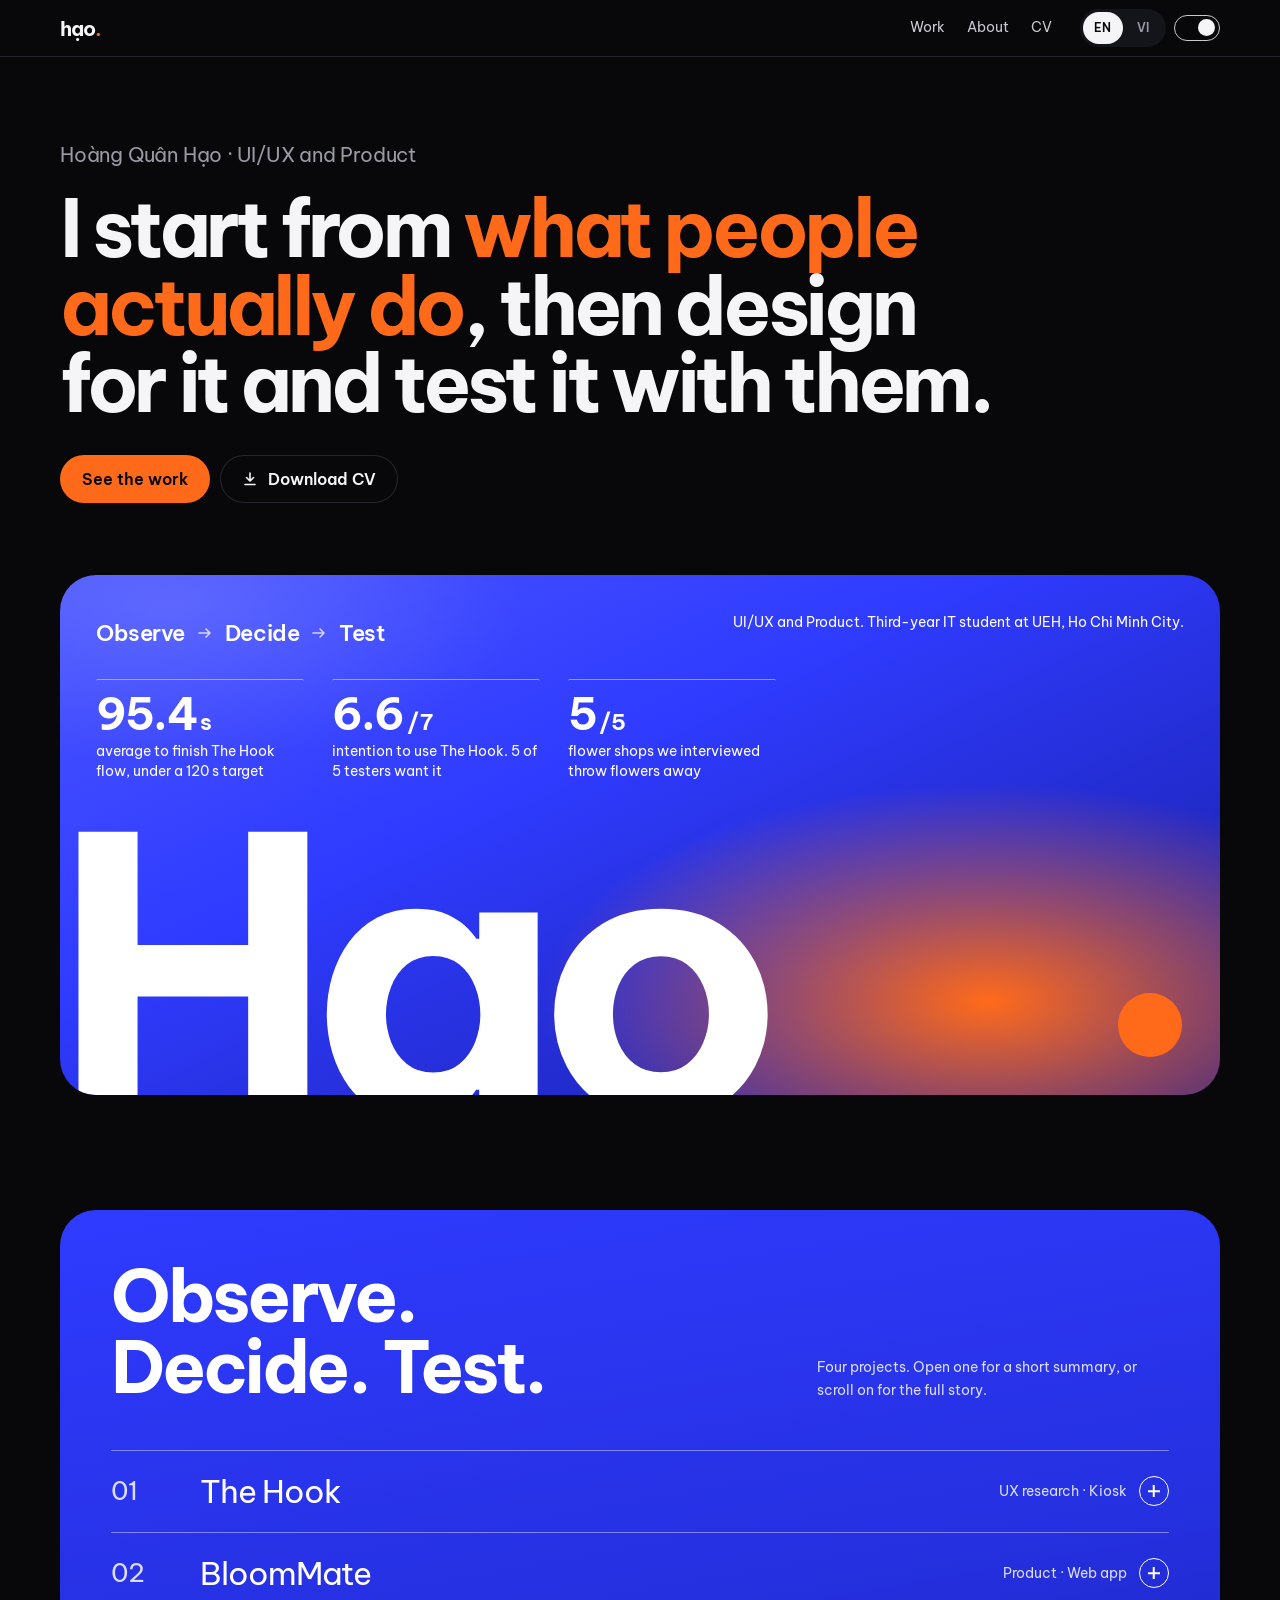
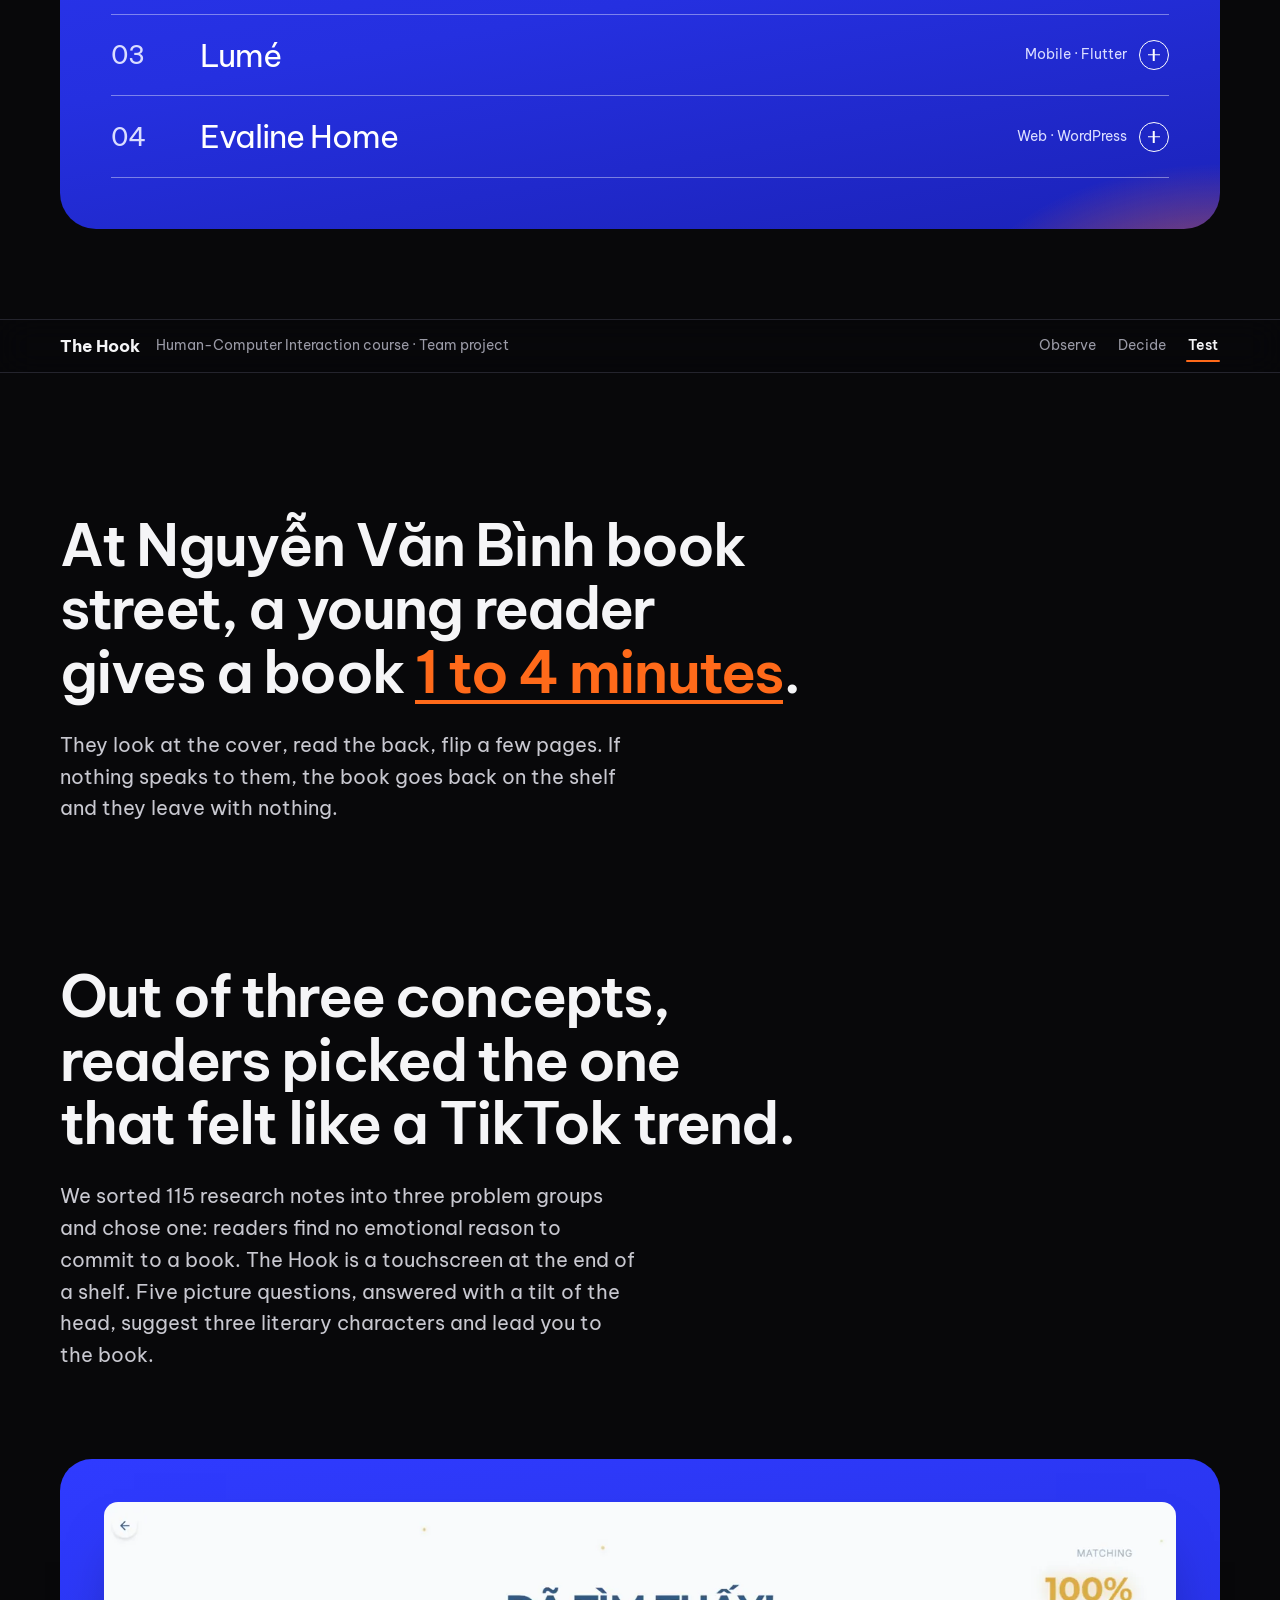
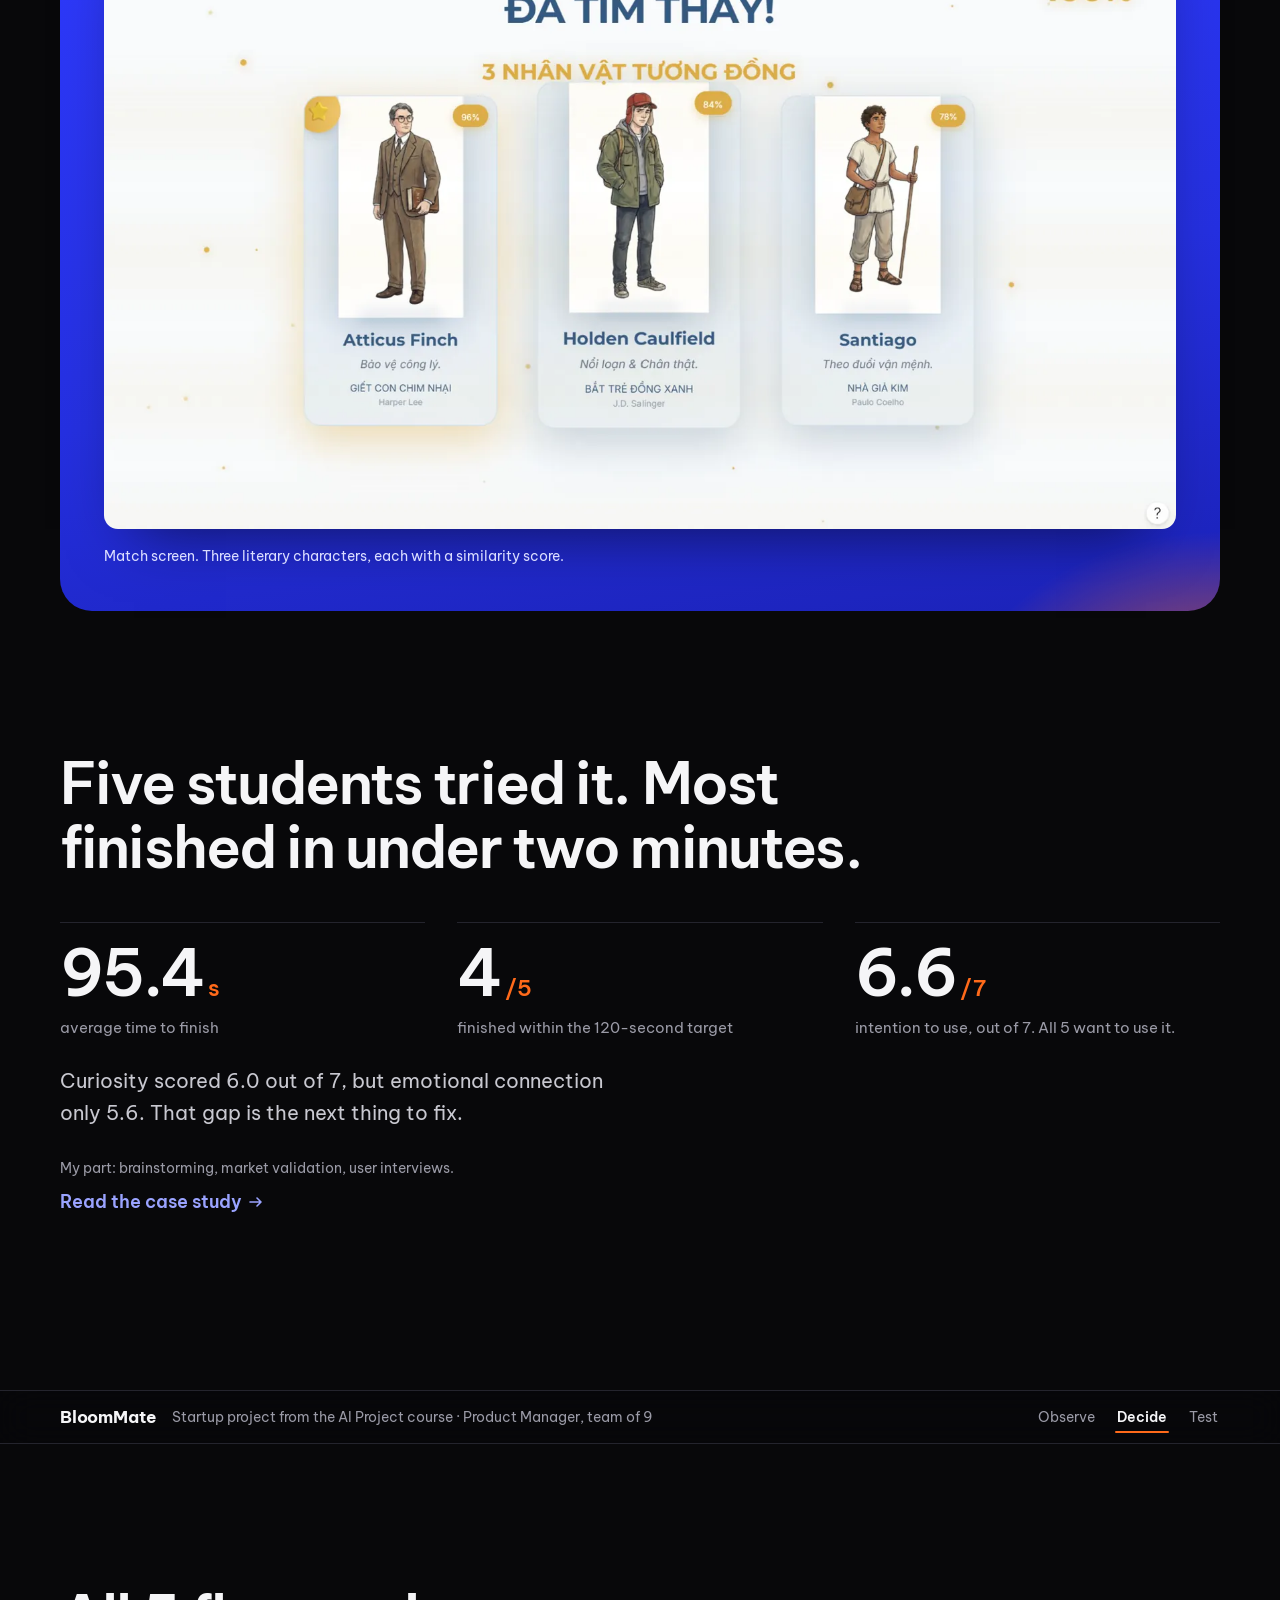
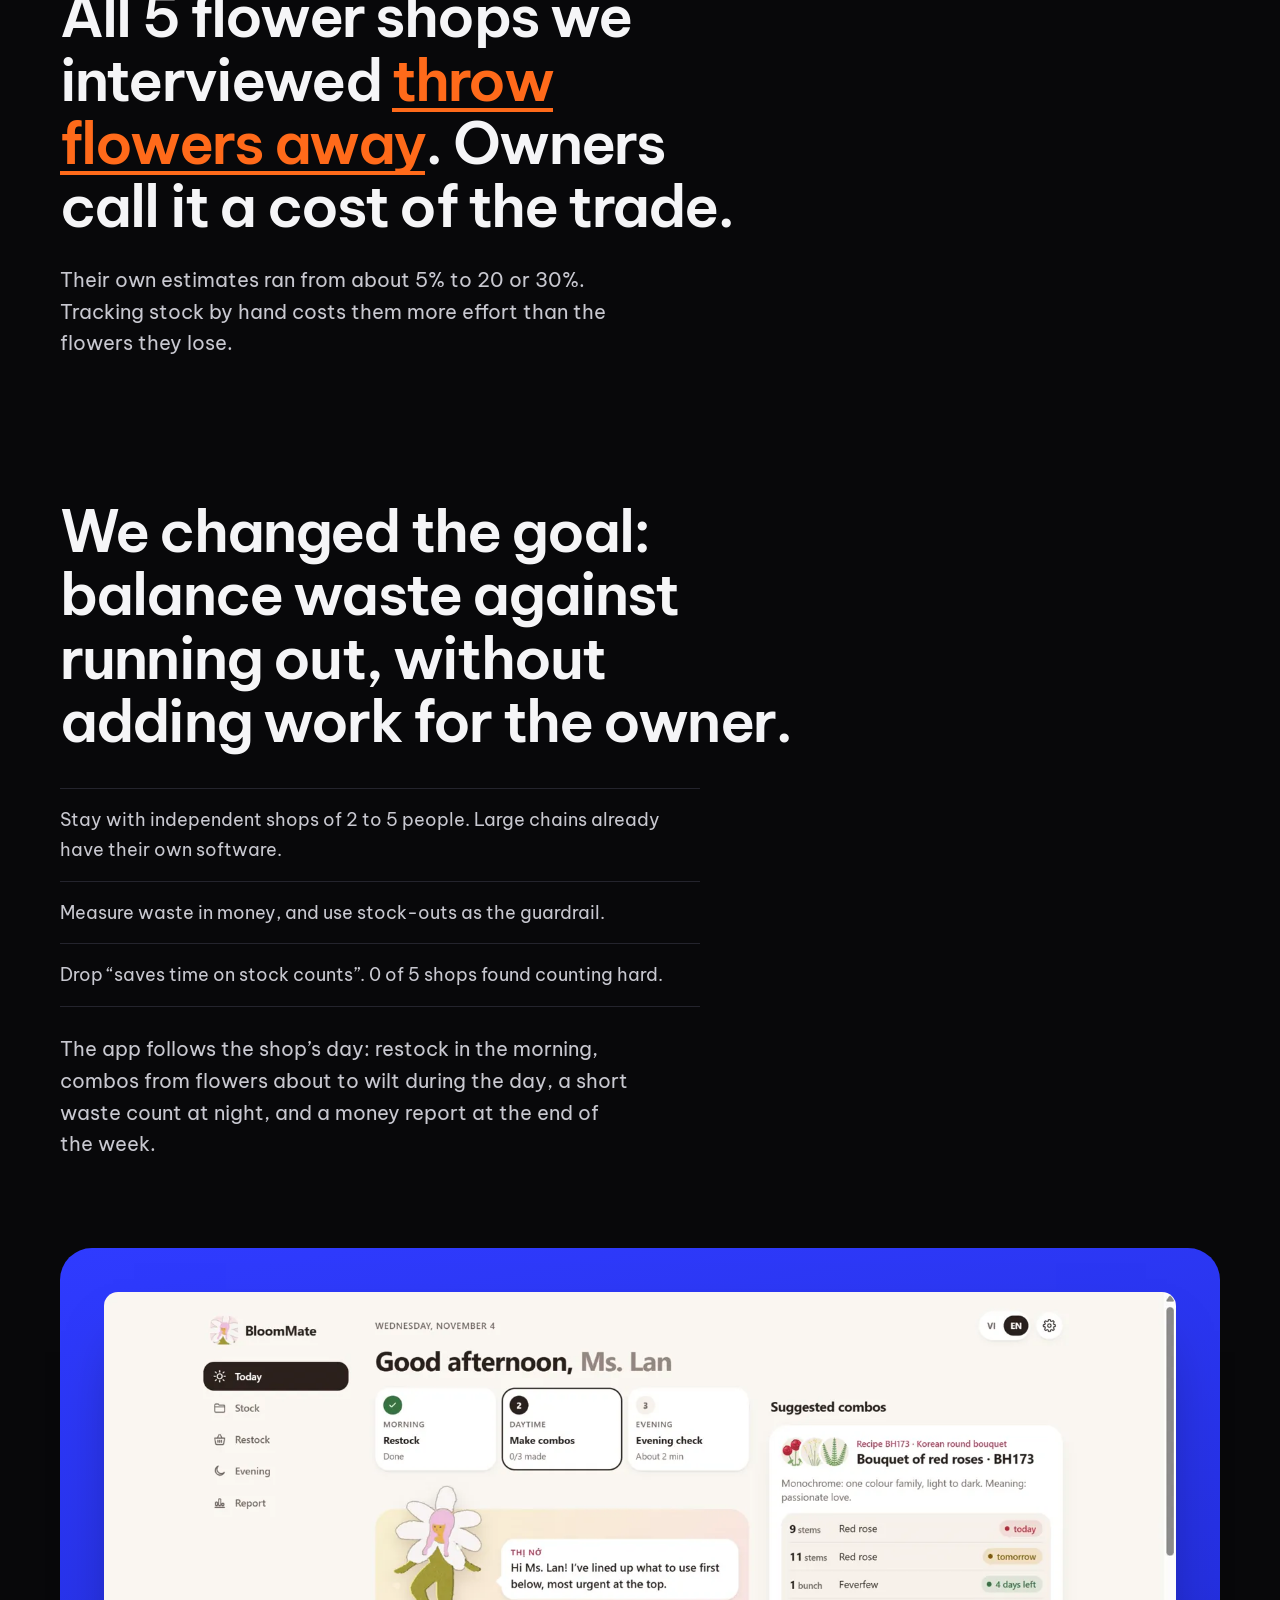
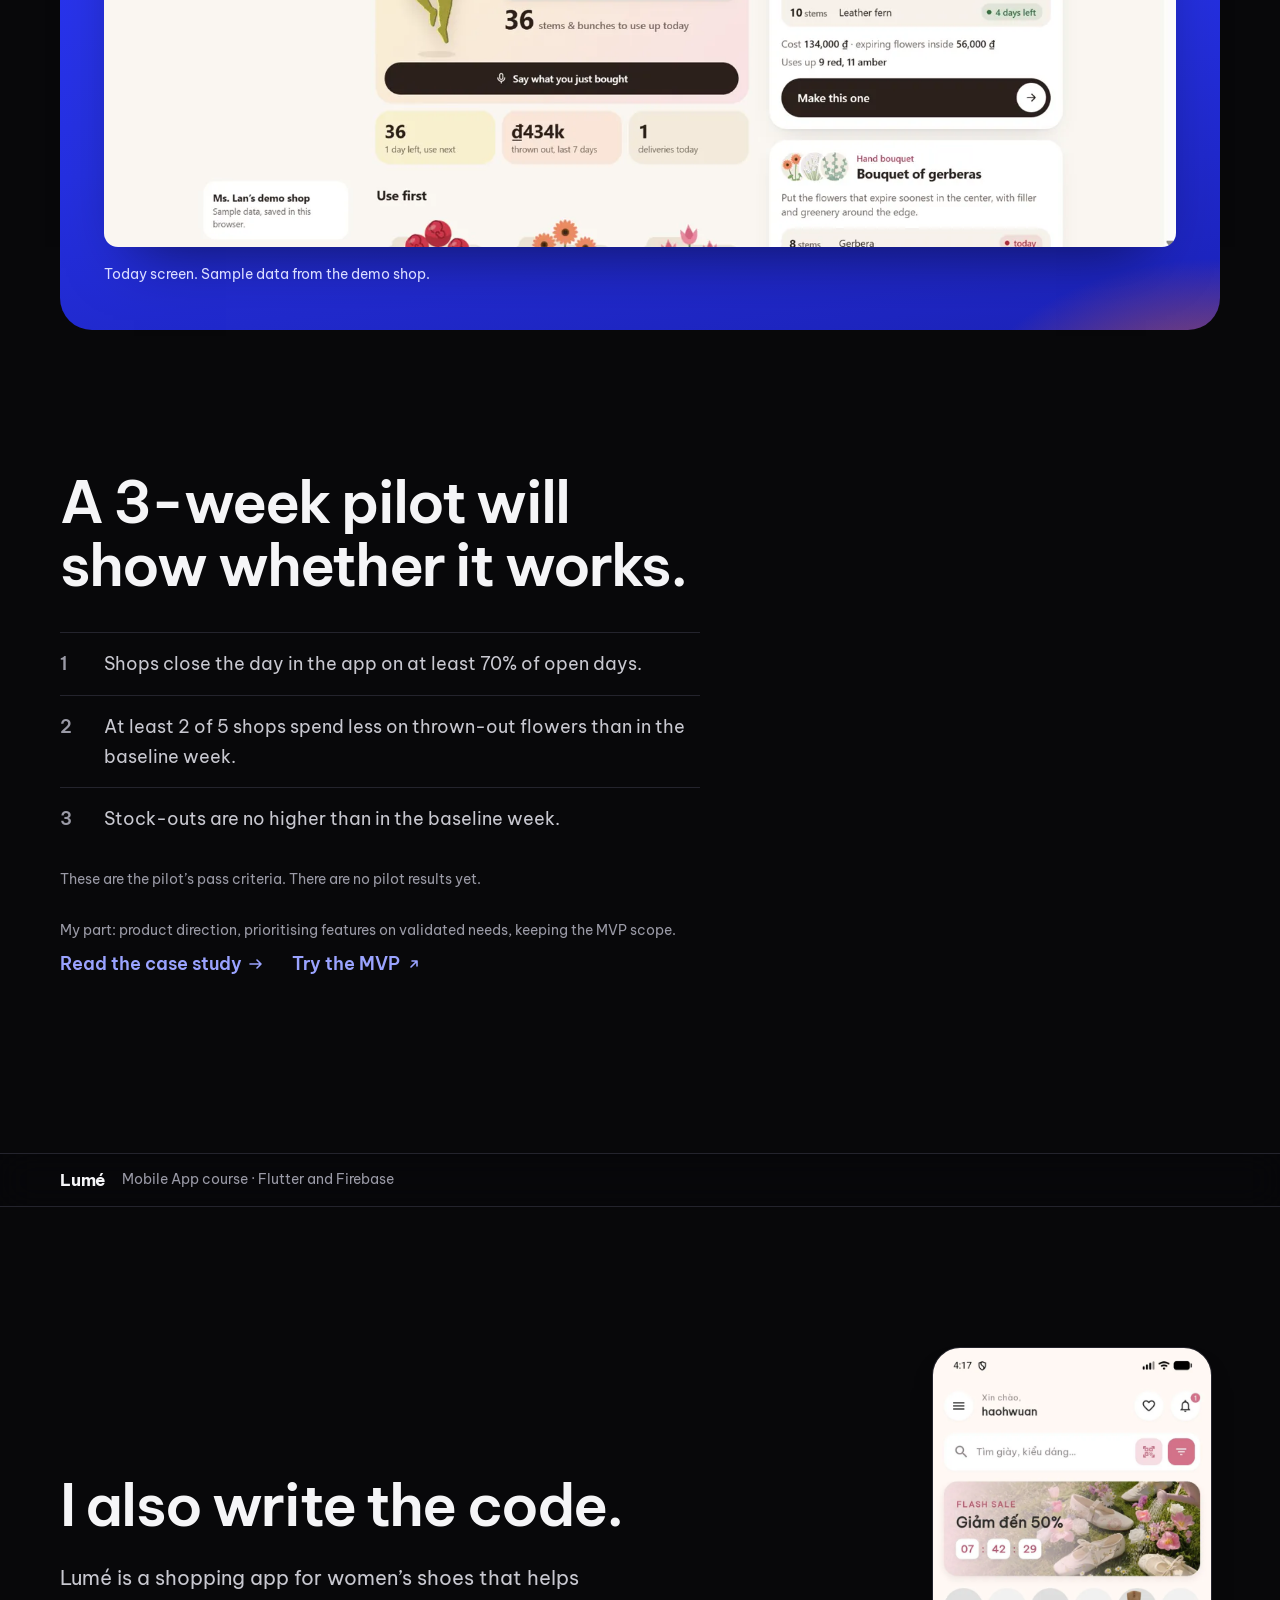
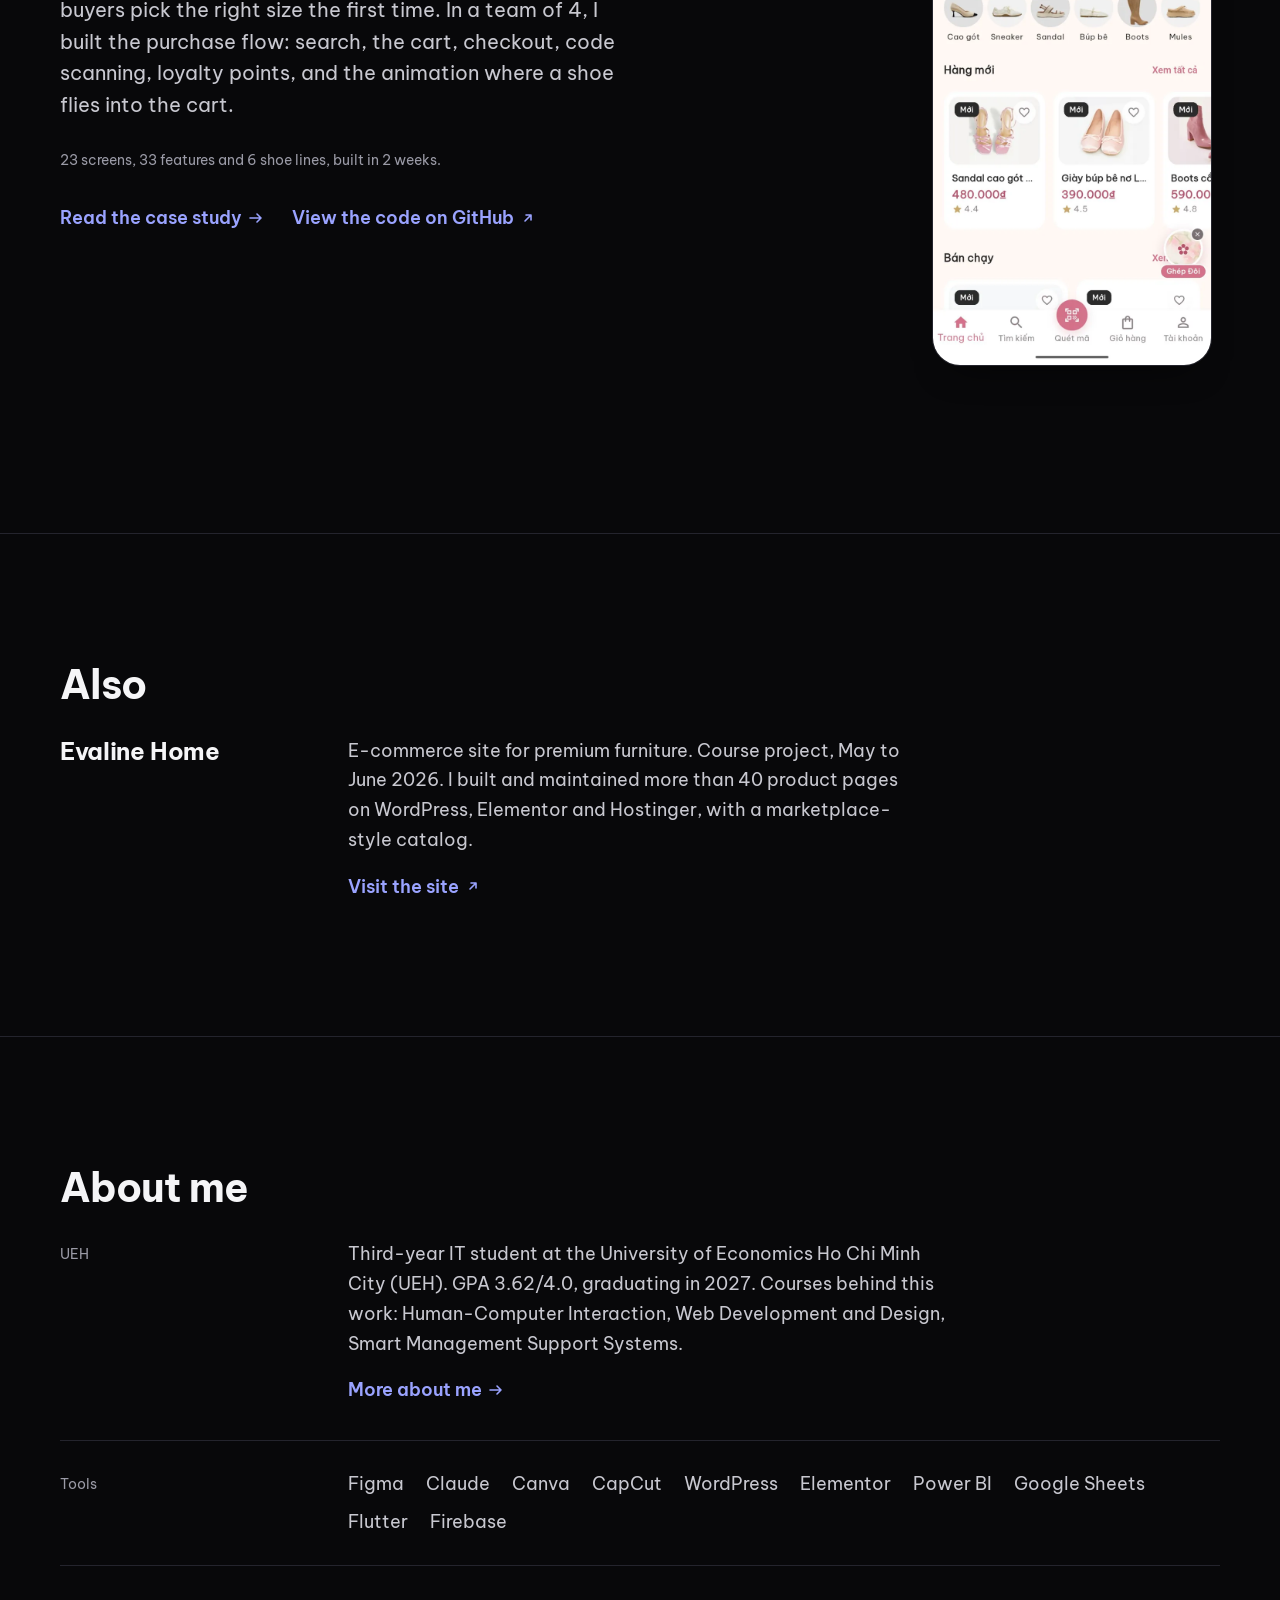
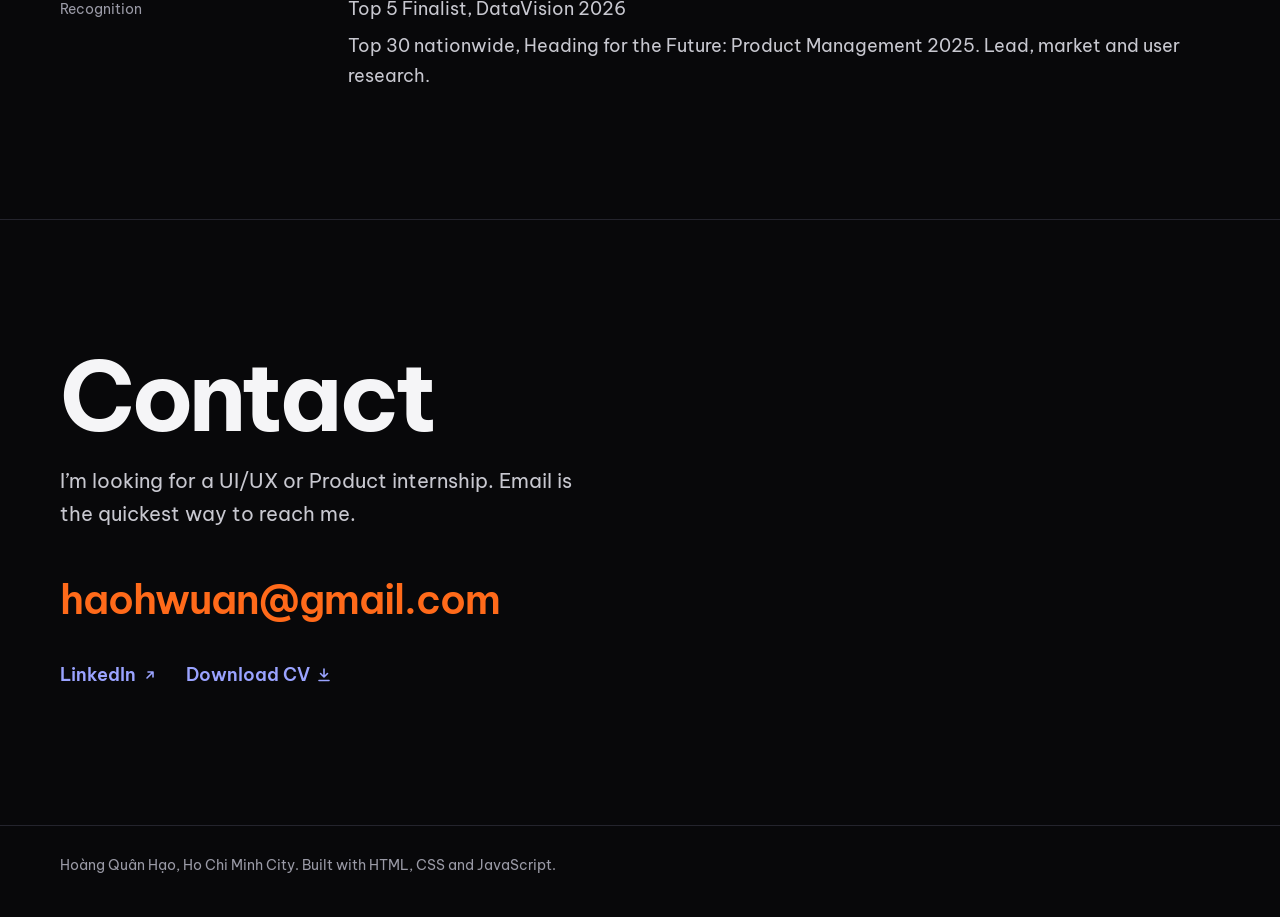
<file: index.html>
<!doctype html>
<html lang="en">
<head>
<meta charset="utf-8">
<meta name="viewport" content="width=device-width, initial-scale=1, viewport-fit=cover">
<title>Hoàng Quân Hạo · UI/UX and Product</title>
<meta name="description" content="Portfolio of Hoàng Quân Hạo, IT student at UEH looking for a UI/UX or Product internship. Case studies with research and test results.">
<meta name="theme-color" content="#08080A">
<link rel="canonical" href="https://wqhao216.github.io/wee_career/">
<meta property="og:type" content="website">
<meta property="og:site_name" content="Hoàng Quân Hạo">
<meta property="og:title" content="Hoàng Quân Hạo · UI/UX and Product">
<meta property="og:description" content="IT student at UEH looking for a UI/UX or Product internship. Case studies with research and test results.">
<meta property="og:url" content="https://wqhao216.github.io/wee_career/">
<meta property="og:image" content="https://wqhao216.github.io/wee_career/assets/img/og-cover.jpg">
<meta property="og:image:width" content="1200">
<meta property="og:image:height" content="630">
<meta property="og:locale" content="en_US">
<meta property="og:locale:alternate" content="vi_VN">
<meta name="twitter:card" content="summary_large_image">
<link rel="icon" href="assets/img/favicon.svg" type="image/svg+xml">
<link rel="preload" href="assets/fonts/be-vietnam-pro-700-latin.woff2" as="font" type="font/woff2" crossorigin>
<link rel="preload" href="assets/fonts/be-vietnam-pro-400-latin.woff2" as="font" type="font/woff2" crossorigin>
<script>try{if(localStorage.getItem("theme")==="light")document.documentElement.setAttribute("data-theme","light")}catch(e){}</script>
<link rel="stylesheet" href="assets/css/site.css">
<script src="i18n/en.js"></script>
<script src="i18n/vi.js"></script>
</head>
<body data-title="h.title" data-desc="h.desc">
<a class="skip" href="#main" data-i18n="c.skip"></a>

<header class="gnav">
  <div class="wrap">
    <a class="brand" href="./">hạo<span class="dot">.</span><span class="sr-only" data-i18n="c.home"></span></a>
    <nav id="site-nav" data-i18n-attr="aria-label:c.nav">
      <ul>
        <li><a class="nl" href="#work" data-i18n="c.work"></a></li>
        <li><a class="nl" href="about/" data-i18n="c.about"></a></li>
        <li class="cv"><a class="nl" href="assets/cv/Hoang-Quan-Hao-CV.pdf" download data-i18n="c.cv"></a></li>
      </ul>
    </nav>
    <div class="tools-r">
      <div class="lang" role="group" data-i18n-attr="aria-label:c.lang">
        <button type="button" data-lang="en" aria-pressed="true" data-i18n-attr="aria-label:c.lang.en">EN</button>
        <button type="button" data-lang="vi" aria-pressed="false" data-i18n-attr="aria-label:c.lang.vi">VI</button>
      </div>
      <button type="button" class="theme" role="switch" aria-checked="true" data-theme-toggle data-i18n-attr="aria-label:c.theme"><span></span></button>
      <button type="button" class="menu-btn" aria-expanded="false" aria-controls="site-nav" data-menu data-i18n="c.menu"></button>
    </div>
  </div>
</header>

<main id="main">
  <section class="hero2">
    <div class="wrap">
      <h1><span data-i18n="h.name"></span> <span>· <span data-i18n="h.tag"></span></span></h1>
      <p class="say-xl" data-i18n-html="h.say"></p>
      <div class="actions">
        <a class="btn btn-ink" href="#work" data-i18n="h.cta.work"></a>
        <a class="btn btn-line" href="assets/cv/Hoang-Quan-Hao-CV.pdf" download><svg width="16" height="16" viewBox="0 0 16 16" fill="none" stroke="currentColor" stroke-width="1.6" stroke-linecap="round" stroke-linejoin="round" aria-hidden="true"><path d="M8 2v8M4.5 6.5 8 10l3.5-3.5M3 13.5h10"/></svg><span data-i18n="h.cta.cv"></span></a>
      </div>
      <div class="ember">
        <div class="row-top">
          <p class="flow3"><a href="#hook-observe" data-i18n="c.observe"></a><svg width="16" height="16" viewBox="0 0 16 16" fill="none" stroke="currentColor" stroke-width="1.6" stroke-linecap="round" stroke-linejoin="round" aria-hidden="true"><path d="M2 8h11M9 4l4 4-4 4"/></svg><a href="#hook-decide" data-i18n="c.decide"></a><svg width="16" height="16" viewBox="0 0 16 16" fill="none" stroke="currentColor" stroke-width="1.6" stroke-linecap="round" stroke-linejoin="round" aria-hidden="true"><path d="M2 8h11M9 4l4 4-4 4"/></svg><a href="#hook-test" data-i18n="c.test"></a></p>
          <p class="where" data-i18n="h.role"></p>
        </div>
        <ul class="proof" data-i18n-attr="aria-label:h.proof">
          <li><a href="#hook-test"><span class="pn"><span data-num="95.4" data-dec="1"></span><small data-i18n="c.sec"></small></span><span class="pl" data-i18n="h.proof1"></span></a></li>
          <li><a href="#hook-test"><span class="pn"><span data-num="6.6" data-dec="1"></span><small>/7</small></span><span class="pl" data-i18n="h.proof2"></span></a></li>
          <li><a href="#bloom-observe"><span class="pn"><span data-num="5"></span><small>/5</small></span><span class="pl" data-i18n="h.proof3"></span></a></li>
        </ul>
        <span class="word" aria-hidden="true">Hạo</span>
        <span class="orb" aria-hidden="true"></span>
      </div>

      <section class="index" id="work" aria-labelledby="idx-h">
        <div class="index-head">
          <h2 id="idx-h" data-i18n="h.idx.title"></h2>
          <p class="cap" data-i18n="h.idx.cap"></p>
        </div>
        <ol>
          <li><details>
            <summary><span class="n">01</span><span data-i18n="h.hook.name"></span><span class="k" data-i18n="h.idx.k1"></span><span class="pm" aria-hidden="true"></span></summary>
            <div class="more"><p data-i18n="hk.summary"></p><div class="acts"><a href="work/the-hook/"><span data-i18n="h.hook.link"></span><svg width="16" height="16" viewBox="0 0 16 16" fill="none" stroke="currentColor" stroke-width="1.6" stroke-linecap="round" stroke-linejoin="round" aria-hidden="true"><path d="M2 8h11M9 4l4 4-4 4"/></svg></a><a class="here" href="#hook-observe"><span data-i18n="h.idx.here"></span><svg width="16" height="16" viewBox="0 0 16 16" fill="none" stroke="currentColor" stroke-width="1.6" stroke-linecap="round" stroke-linejoin="round" aria-hidden="true"><path d="M8 2v11M4 9l4 4 4-4"/></svg></a></div></div>
          </details></li>
          <li><details>
            <summary><span class="n">02</span><span data-i18n="h.bloom.name"></span><span class="k" data-i18n="h.idx.k2"></span><span class="pm" aria-hidden="true"></span></summary>
            <div class="more"><p data-i18n="bm.summary"></p><div class="acts"><a href="work/bloommate/"><span data-i18n="h.bloom.link"></span><svg width="16" height="16" viewBox="0 0 16 16" fill="none" stroke="currentColor" stroke-width="1.6" stroke-linecap="round" stroke-linejoin="round" aria-hidden="true"><path d="M2 8h11M9 4l4 4-4 4"/></svg></a><a class="here" href="#bloom-observe"><span data-i18n="h.idx.here"></span><svg width="16" height="16" viewBox="0 0 16 16" fill="none" stroke="currentColor" stroke-width="1.6" stroke-linecap="round" stroke-linejoin="round" aria-hidden="true"><path d="M8 2v11M4 9l4 4 4-4"/></svg></a></div></div>
          </details></li>
          <li><details>
            <summary><span class="n">03</span><span data-i18n="h.lume.name"></span><span class="k" data-i18n="h.idx.k3"></span><span class="pm" aria-hidden="true"></span></summary>
            <div class="more"><p data-i18n="lm.summary"></p><div class="acts"><a href="work/lume/"><span data-i18n="h.lume.link"></span><svg width="16" height="16" viewBox="0 0 16 16" fill="none" stroke="currentColor" stroke-width="1.6" stroke-linecap="round" stroke-linejoin="round" aria-hidden="true"><path d="M2 8h11M9 4l4 4-4 4"/></svg></a><a class="here" href="#lume-story"><span data-i18n="h.idx.here"></span><svg width="16" height="16" viewBox="0 0 16 16" fill="none" stroke="currentColor" stroke-width="1.6" stroke-linecap="round" stroke-linejoin="round" aria-hidden="true"><path d="M8 2v11M4 9l4 4 4-4"/></svg></a></div></div>
          </details></li>
          <li><details>
            <summary><span class="n">04</span><span data-i18n="h.eva.name"></span><span class="k" data-i18n="h.idx.k4"></span><span class="pm" aria-hidden="true"></span></summary>
            <div class="more"><p data-i18n="h.eva.body"></p><div class="acts"><a href="https://evalinehome.smartquote.us/" target="_blank" rel="noopener"><span data-i18n="h.eva.link"></span><span class="sr-only" data-i18n="c.newtab"></span><svg width="16" height="16" viewBox="0 0 16 16" fill="none" stroke="currentColor" stroke-width="1.6" stroke-linecap="round" stroke-linejoin="round" aria-hidden="true"><path d="M5 11 11 5M6 5h5v5"/></svg></a><a class="here" href="#also"><span data-i18n="h.idx.here"></span><svg width="16" height="16" viewBox="0 0 16 16" fill="none" stroke="currentColor" stroke-width="1.6" stroke-linecap="round" stroke-linejoin="round" aria-hidden="true"><path d="M8 2v11M4 9l4 4 4-4"/></svg></a></div></div>
          </details></li>
        </ol>
      </section>
    </div>
  </section>

  <div class="wrap" style="height:clamp(48px,7vw,96px)"></div>

  <!-- Chapter: The Hook -->
  <section class="chapter" aria-labelledby="ch-hook">
    <div class="rail">
      <div class="wrap">
        <h2 class="name" id="ch-hook" data-i18n="h.hook.name"></h2>
        <span class="kind" data-i18n="h.hook.kind"></span>
        <nav class="steps-nav" data-i18n-attr="aria-label:c.steps">
          <ol class="steps">
            <li><a href="#hook-observe" data-step="observe" data-i18n="c.observe"></a></li>
            <li><a href="#hook-decide" data-step="decide" data-i18n="c.decide"></a></li>
            <li><a href="#hook-test" data-step="test" data-i18n="c.test"></a></li>
          </ol>
        </nav>
      </div>
    </div>
    <div class="wrap">
      <div class="beat" id="hook-observe" data-beat="observe">
        <h3 class="say reveal" data-i18n-html="h.hook.observe"></h3>
        <p class="body reveal" data-i18n="h.hook.observe.body"></p>
      </div>
      <div class="beat" id="hook-decide" data-beat="decide">
        <h3 class="say reveal" data-i18n="h.hook.decide"></h3>
        <p class="body reveal" data-i18n="h.hook.decide.body"></p>
        <figure class="plate reveal">
          <picture><source type="image/webp" srcset="assets/img/hook-match.webp"><img src="assets/img/hook-match.jpg" width="1600" height="934" loading="lazy" decoding="async" data-i18n-attr="alt:h.hook.img" alt=""></picture>
          <figcaption data-i18n="h.hook.cap"></figcaption>
        </figure>
      </div>
      <div class="beat" id="hook-test" data-beat="test">
        <h3 class="say reveal" data-i18n="h.hook.test"></h3>
        <div class="stats reveal">
          <div class="stat"><div class="n"><span data-num="95.4" data-dec="1" data-count></span><small data-i18n="c.sec"></small></div><p data-i18n="h.hook.s1"></p></div>
          <div class="stat"><div class="n"><span data-num="4" data-count></span><small>/5</small></div><p data-i18n="h.hook.s2"></p></div>
          <div class="stat"><div class="n"><span data-num="6.6" data-dec="1" data-count></span><small>/7</small></div><p data-i18n="h.hook.s3"></p></div>
        </div>
        <p class="body reveal" data-i18n="h.hook.test.body"></p>
        <p class="meta" data-i18n="h.hook.role"></p>
        <div class="links">
          <a class="go" href="work/the-hook/"><span data-i18n="h.hook.link"></span><svg width="16" height="16" viewBox="0 0 16 16" fill="none" stroke="currentColor" stroke-width="1.6" stroke-linecap="round" stroke-linejoin="round" aria-hidden="true"><path d="M2 8h11M9 4l4 4-4 4"/></svg></a>
        </div>
      </div>
    </div>
  </section>

  <!-- Chapter: BloomMate -->
  <section class="chapter" aria-labelledby="ch-bloom">
    <div class="rail">
      <div class="wrap">
        <h2 class="name" id="ch-bloom" data-i18n="h.bloom.name"></h2>
        <span class="kind" data-i18n="h.bloom.kind"></span>
        <nav class="steps-nav" data-i18n-attr="aria-label:c.steps">
          <ol class="steps">
            <li><a href="#bloom-observe" data-step="observe" data-i18n="c.observe"></a></li>
            <li><a href="#bloom-decide" data-step="decide" data-i18n="c.decide"></a></li>
            <li><a href="#bloom-test" data-step="test" data-i18n="c.test"></a></li>
          </ol>
        </nav>
      </div>
    </div>
    <div class="wrap">
      <div class="beat" id="bloom-observe" data-beat="observe">
        <h3 class="say reveal" data-i18n-html="h.bloom.observe"></h3>
        <p class="body reveal" data-i18n="h.bloom.observe.body"></p>
      </div>
      <div class="beat" id="bloom-decide" data-beat="decide">
        <h3 class="say reveal" data-i18n="h.bloom.decide"></h3>
        <ul class="decisions reveal">
          <li data-i18n="h.bloom.d1"></li>
          <li data-i18n="h.bloom.d2"></li>
          <li data-i18n="h.bloom.d3"></li>
        </ul>
        <p class="body reveal" data-i18n="h.bloom.decide.body"></p>
        <figure class="plate reveal">
          <picture><source type="image/webp" srcset="assets/img/bloom-today.webp"><img src="assets/img/bloom-today.jpg" width="1600" height="828" loading="lazy" decoding="async" data-i18n-attr="alt:h.bloom.img" alt=""></picture>
          <figcaption data-i18n="h.bloom.cap"></figcaption>
        </figure>
      </div>
      <div class="beat" id="bloom-test" data-beat="test">
        <h3 class="say reveal" data-i18n="h.bloom.test"></h3>
        <ol class="criteria reveal">
          <li data-i18n="h.bloom.p1"></li>
          <li data-i18n="h.bloom.p2"></li>
          <li data-i18n="h.bloom.p3"></li>
        </ol>
        <p class="note" data-i18n-html="h.bloom.pnote"></p>
        <p class="meta" data-i18n="h.bloom.role"></p>
        <div class="links">
          <a class="go" href="work/bloommate/"><span data-i18n="h.bloom.link"></span><svg width="16" height="16" viewBox="0 0 16 16" fill="none" stroke="currentColor" stroke-width="1.6" stroke-linecap="round" stroke-linejoin="round" aria-hidden="true"><path d="M2 8h11M9 4l4 4-4 4"/></svg></a>
          <a class="go ext" href="https://wqhao216.github.io/bloommate/" target="_blank" rel="noopener"><span data-i18n="h.bloom.mvp"></span><span class="sr-only" data-i18n="c.newtab"></span><svg width="16" height="16" viewBox="0 0 16 16" fill="none" stroke="currentColor" stroke-width="1.6" stroke-linecap="round" stroke-linejoin="round" aria-hidden="true"><path d="M5 11 11 5M6 5h5v5"/></svg></a>
        </div>
      </div>
    </div>
  </section>

  <!-- Chapter: Lumé (no observation yet, so no Observe/Decide/Test rail) -->
  <section class="chapter" aria-labelledby="ch-lume">
    <div class="rail">
      <div class="wrap">
        <h2 class="name" id="ch-lume" data-i18n="h.lume.name"></h2>
        <span class="kind" data-i18n="h.lume.kind"></span>
      </div>
    </div>
    <div class="wrap">
      <div class="beat" id="lume-story">
        <div class="split">
          <div>
            <h3 class="say reveal" data-i18n="h.lume.title"></h3>
            <p class="body reveal" data-i18n="h.lume.body"></p>
            <p class="meta" data-i18n="h.lume.scope"></p>
            <div class="links" style="margin-top:24px">
              <a class="go" href="work/lume/"><span data-i18n="h.lume.link"></span><svg width="16" height="16" viewBox="0 0 16 16" fill="none" stroke="currentColor" stroke-width="1.6" stroke-linecap="round" stroke-linejoin="round" aria-hidden="true"><path d="M2 8h11M9 4l4 4-4 4"/></svg></a>
              <a class="go ext" href="https://github.com/hienhuynh31241022763-jpg/lume_app" target="_blank" rel="noopener"><span data-i18n="h.lume.code"></span><span class="sr-only" data-i18n="c.newtab"></span><svg width="16" height="16" viewBox="0 0 16 16" fill="none" stroke="currentColor" stroke-width="1.6" stroke-linecap="round" stroke-linejoin="round" aria-hidden="true"><path d="M5 11 11 5M6 5h5v5"/></svg></a>
            </div>
          </div>
          <picture><source type="image/webp" srcset="assets/img/lume-1.webp"><img class="phone-img reveal" src="assets/img/lume-1.jpg" width="720" height="1600" loading="lazy" decoding="async" data-i18n-attr="alt:lm.img.home" alt=""></picture>
        </div>
      </div>
    </div>
  </section>

  <section class="band" aria-labelledby="also">
    <div class="wrap">
      <h2 id="also" data-i18n="h.also"></h2>
      <div class="row">
        <h3 data-i18n="h.eva.name"></h3>
        <div>
          <p data-i18n="h.eva.body"></p>
          <div class="links">
            <a class="go ext" href="https://evalinehome.smartquote.us/" target="_blank" rel="noopener"><span data-i18n="h.eva.link"></span><span class="sr-only" data-i18n="c.newtab"></span><svg width="16" height="16" viewBox="0 0 16 16" fill="none" stroke="currentColor" stroke-width="1.6" stroke-linecap="round" stroke-linejoin="round" aria-hidden="true"><path d="M5 11 11 5M6 5h5v5"/></svg></a>
          </div>
        </div>
      </div>
    </div>
  </section>

  <section class="band" aria-labelledby="about">
    <div class="wrap">
      <h2 id="about" data-i18n="h.about"></h2>
      <div class="row">
        <span class="k">UEH</span>
        <div>
          <p data-i18n="h.about.body"></p>
          <div class="links">
            <a class="go" href="about/"><span data-i18n="h.about.link"></span><svg width="16" height="16" viewBox="0 0 16 16" fill="none" stroke="currentColor" stroke-width="1.6" stroke-linecap="round" stroke-linejoin="round" aria-hidden="true"><path d="M2 8h11M9 4l4 4-4 4"/></svg></a>
          </div>
        </div>
      </div>
      <div class="row">
        <span class="k" data-i18n="h.about.tools"></span>
        <ul class="tools">
          <li>Figma</li><li>Claude</li><li>Canva</li><li>CapCut</li><li>WordPress</li><li>Elementor</li><li>Power BI</li><li>Google Sheets</li><li>Flutter</li><li>Firebase</li>
        </ul>
      </div>
      <div class="row">
        <span class="k" data-i18n="h.about.awards"></span>
        <ul class="awards">
          <li data-i18n="h.about.a1"></li>
          <li data-i18n="h.about.a2"></li>
        </ul>
      </div>
    </div>
  </section>

  <section class="band contact" aria-labelledby="contact">
    <div class="wrap">
      <h2 id="contact" data-i18n="c.contact.title"></h2>
      <p class="body" data-i18n="c.contact.body"></p>
      <a class="mail" href="mailto:haohwuan@gmail.com">haohwuan@gmail.com</a>
      <div class="links">
        <a class="go ext" href="https://www.linkedin.com/in/qu%C3%A2n-h%E1%BA%A1o-ho%C3%A0ng-7aa39737b/" target="_blank" rel="noopener"><span data-i18n="c.contact.linkedin"></span><span class="sr-only" data-i18n="c.newtab"></span><svg width="16" height="16" viewBox="0 0 16 16" fill="none" stroke="currentColor" stroke-width="1.6" stroke-linecap="round" stroke-linejoin="round" aria-hidden="true"><path d="M5 11 11 5M6 5h5v5"/></svg></a>
        <a class="go" href="assets/cv/Hoang-Quan-Hao-CV.pdf" download><span data-i18n="c.contact.cv"></span><svg width="16" height="16" viewBox="0 0 16 16" fill="none" stroke="currentColor" stroke-width="1.6" stroke-linecap="round" stroke-linejoin="round" aria-hidden="true"><path d="M8 2v8M4.5 6.5 8 10l3.5-3.5M3 13.5h10"/></svg></a>
      </div>
    </div>
  </section>
</main>

<footer class="foot">
  <div class="wrap"><p data-i18n="c.footer"></p></div>
</footer>

<script src="assets/js/site.js"></script>
</body>
</html>
</file>
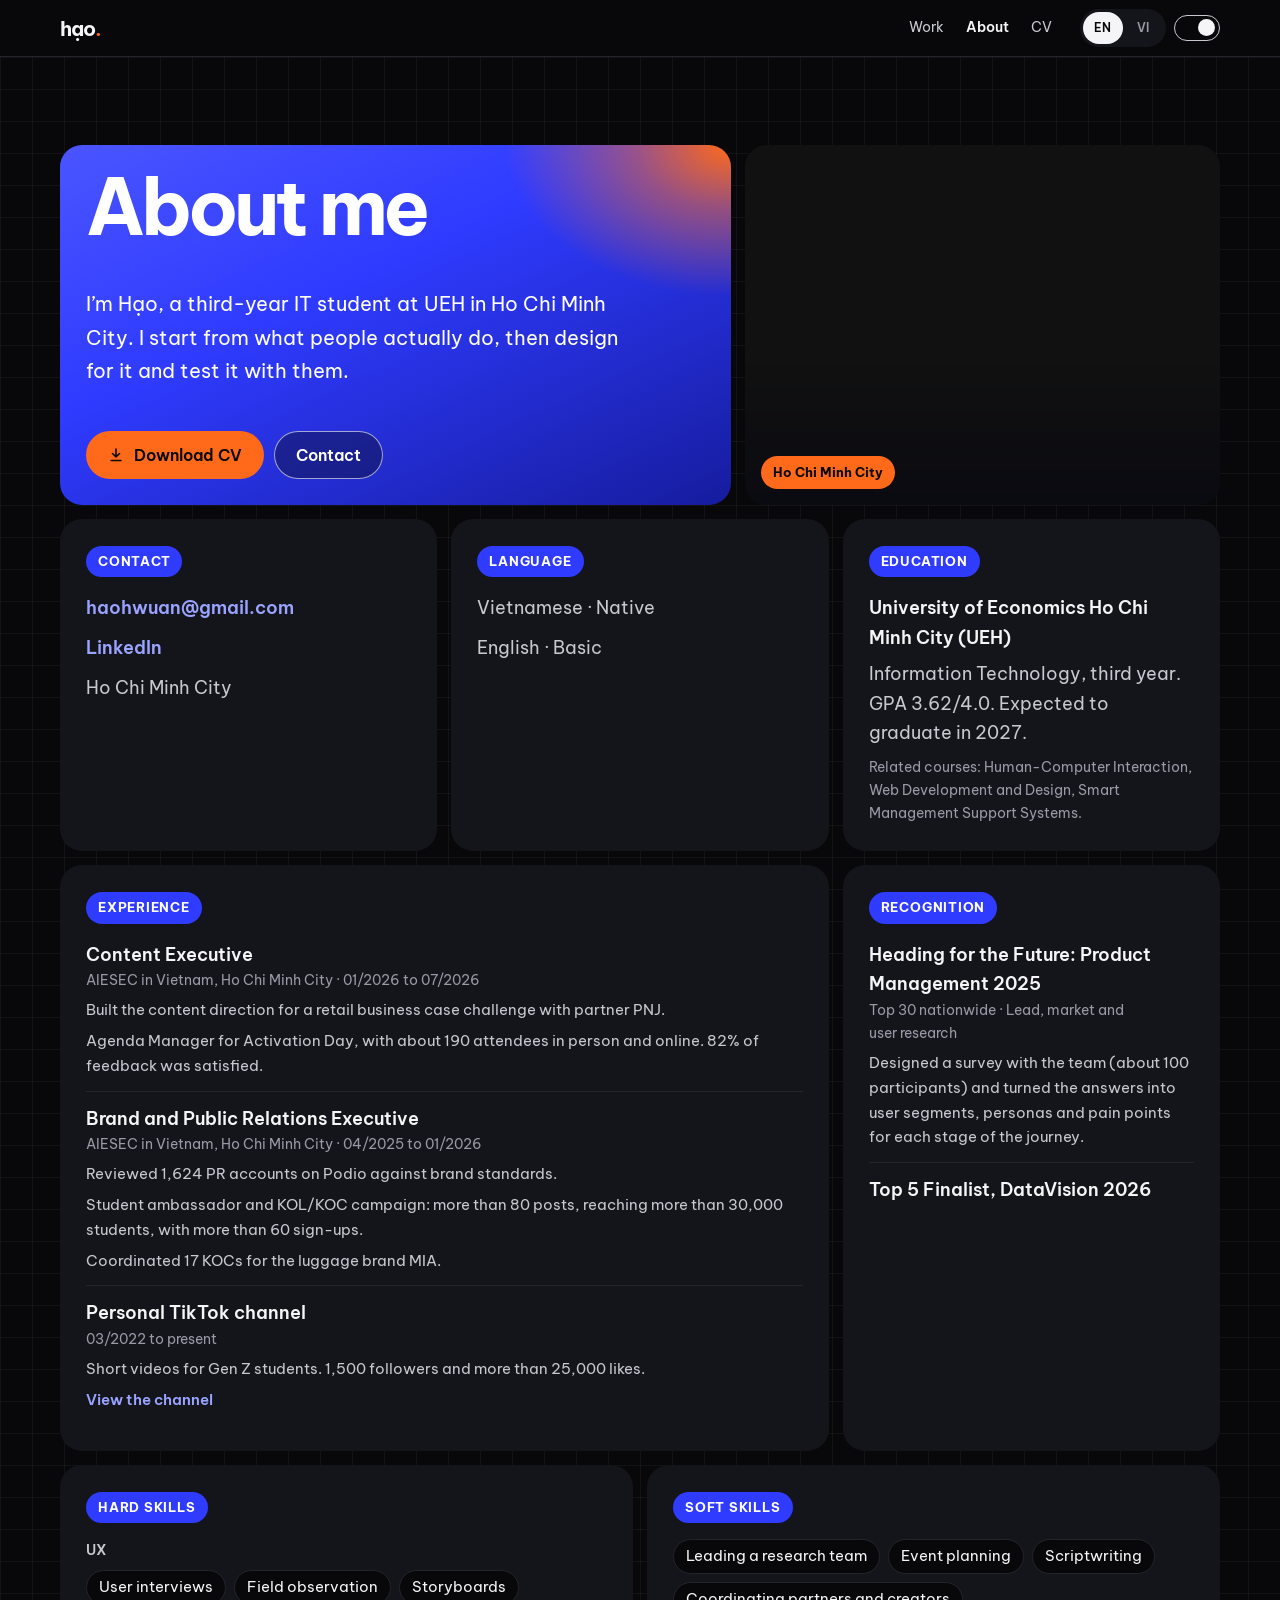
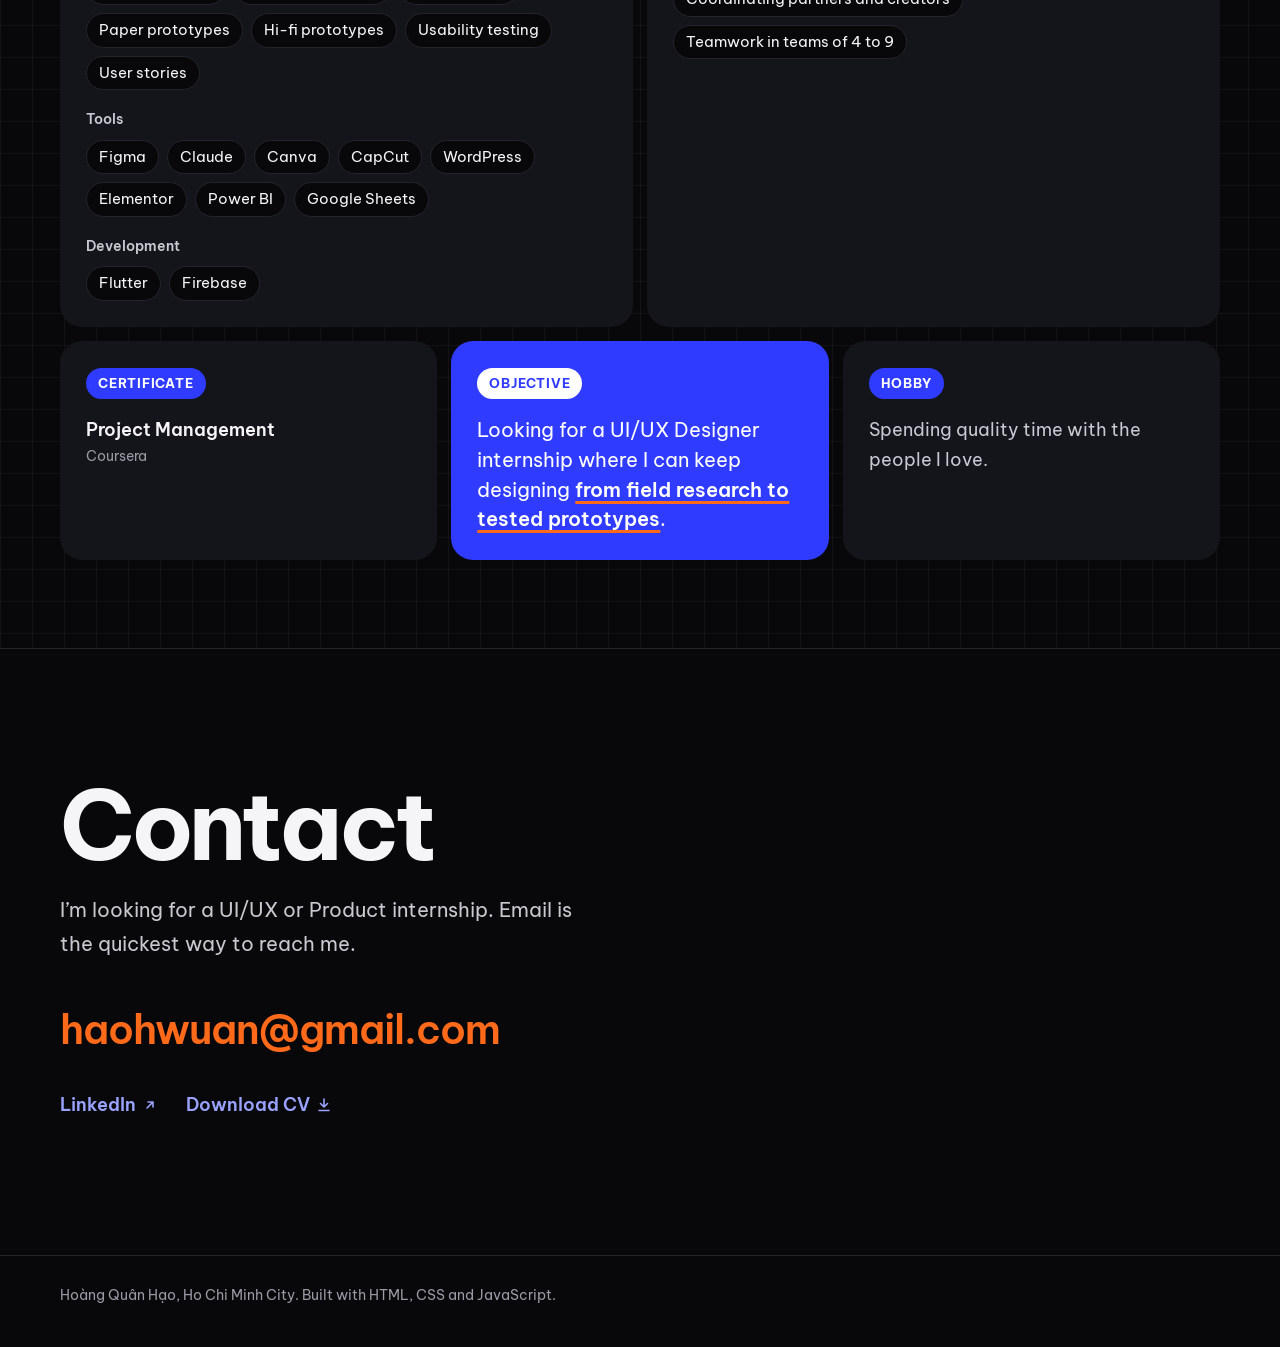
<file: about/index.html>
<!doctype html>
<html lang="en">
<head>
<meta charset="utf-8">
<meta name="viewport" content="width=device-width, initial-scale=1, viewport-fit=cover">
<title>About · Hoàng Quân Hạo</title>
<meta name="description" content="About Hoàng Quân Hạo at a glance: IT student at UEH, UX skills, experience, achievements, certificate and contact.">
<meta name="theme-color" content="#08080A">
<link rel="canonical" href="https://wqhao216.github.io/wee_career/about/">
<meta property="og:type" content="profile">
<meta property="og:site_name" content="Hoàng Quân Hạo">
<meta property="og:title" content="About · Hoàng Quân Hạo">
<meta property="og:description" content="IT student at UEH looking for a UI/UX or Product internship. Experience at AIESEC in Vietnam.">
<meta property="og:url" content="https://wqhao216.github.io/wee_career/about/">
<meta property="og:image" content="https://wqhao216.github.io/wee_career/assets/img/og-cover.jpg">
<meta property="og:image:width" content="1200">
<meta property="og:image:height" content="630">
<meta property="og:locale" content="en_US">
<meta property="og:locale:alternate" content="vi_VN">
<meta name="twitter:card" content="summary_large_image">
<link rel="icon" href="../assets/img/favicon.svg" type="image/svg+xml">
<link rel="preload" href="../assets/fonts/be-vietnam-pro-700-latin.woff2" as="font" type="font/woff2" crossorigin>
<link rel="preload" href="../assets/fonts/be-vietnam-pro-400-latin.woff2" as="font" type="font/woff2" crossorigin>
<script>try{if(localStorage.getItem("theme")==="light")document.documentElement.setAttribute("data-theme","light")}catch(e){}</script>
<link rel="stylesheet" href="../assets/css/site.css">
<script src="../i18n/en.js"></script>
<script src="../i18n/vi.js"></script>
</head>
<body data-title="ab.title" data-desc="ab.desc">
<a class="skip" href="#main" data-i18n="c.skip"></a>

<header class="gnav">
  <div class="wrap">
    <a class="brand" href="../">hạo<span class="dot">.</span><span class="sr-only" data-i18n="c.home"></span></a>
    <nav id="site-nav" data-i18n-attr="aria-label:c.nav">
      <ul>
        <li><a class="nl" href="../#work" data-i18n="c.work"></a></li>
        <li><a class="nl" href="./" aria-current="page" data-i18n="c.about"></a></li>
        <li class="cv"><a class="nl" href="../assets/cv/Hoang-Quan-Hao-CV.pdf" download data-i18n="c.cv"></a></li>
      </ul>
    </nav>
    <div class="tools-r">
      <div class="lang" role="group" data-i18n-attr="aria-label:c.lang">
        <button type="button" data-lang="en" aria-pressed="true" data-i18n-attr="aria-label:c.lang.en">EN</button>
        <button type="button" data-lang="vi" aria-pressed="false" data-i18n-attr="aria-label:c.lang.vi">VI</button>
      </div>
      <button type="button" class="theme" role="switch" aria-checked="true" data-theme-toggle data-i18n-attr="aria-label:c.theme"><span></span></button>
      <button type="button" class="menu-btn" aria-expanded="false" aria-controls="site-nav" data-menu data-i18n="c.menu"></button>
    </div>
  </div>
</header>

<main id="main">
  <div class="board-wrap">
    <div class="wrap">
      <div class="board">
        <section class="cell c-intro" aria-labelledby="ab-h">
          <h1 id="ab-h" data-i18n="ab.h"></h1>
          <p data-i18n="ab.intro"></p>
          <div class="actions">
            <a class="btn btn-ink" href="../assets/cv/Hoang-Quan-Hao-CV.pdf" download><svg width="16" height="16" viewBox="0 0 16 16" fill="none" stroke="currentColor" stroke-width="1.6" stroke-linecap="round" stroke-linejoin="round" aria-hidden="true"><path d="M8 2v8M4.5 6.5 8 10l3.5-3.5M3 13.5h10"/></svg><span data-i18n="h.cta.cv"></span></a>
            <a class="btn btn-line" href="#contact" data-i18n="c.contact.title"></a>
          </div>
        </section>
        <figure class="cell c-photo" style="margin:0">
          <picture><source media="(min-width: 641px)" type="image/webp" srcset="../assets/img/portrait-wide.webp" width="1200" height="900"><source media="(min-width: 641px)" srcset="../assets/img/portrait-wide.jpg" width="1200" height="900"><source type="image/webp" srcset="../assets/img/portrait.webp"><img src="../assets/img/portrait.jpg" width="800" height="1000" fetchpriority="high" decoding="async" data-i18n-attr="alt:ab.photo" alt=""></picture>
          <figcaption class="tag" data-i18n="ab.city"></figcaption>
        </figure>

        <section class="cell c-4" aria-labelledby="ab-contact">
          <h2 id="ab-contact" data-i18n="c.contact.title"></h2>
          <ul>
            <li><a href="mailto:haohwuan@gmail.com">haohwuan@gmail.com</a></li>
            <li><a href="https://www.linkedin.com/in/qu%C3%A2n-h%E1%BA%A1o-ho%C3%A0ng-7aa39737b/" target="_blank" rel="noopener">LinkedIn<span class="sr-only" data-i18n="c.newtab"></span></a></li>
            <li data-i18n="ab.city"></li>
          </ul>
        </section>
        <section class="cell c-4" aria-labelledby="ab-lang">
          <h2 id="ab-lang" data-i18n="ab.lang"></h2>
          <ul><li data-i18n="ab.lang.vi"></li><li data-i18n="ab.lang.en"></li></ul>
        </section>
        <section class="cell c-4" aria-labelledby="ab-edu">
          <h2 id="ab-edu" data-i18n="ab.edu"></h2>
          <p class="t" data-i18n="ab.edu.school"></p>
          <p style="margin-top:6px" data-i18n="ab.edu.v"></p>
          <p class="d" style="margin-top:8px" data-i18n="ab.edu.courses"></p>
        </section>

        <section class="cell c-8" aria-labelledby="ab-exp">
          <h2 id="ab-exp" data-i18n="ab.exp"></h2>
          <div class="job-row">
            <p class="t" data-i18n="ab.r1"></p><p class="d"><span data-i18n="ab.aiesec"></span> · <span data-i18n="ab.r1.d"></span></p>
            <ul><li data-i18n="ab.r1.b1"></li><li data-i18n="ab.r1.b2"></li></ul>
          </div>
          <div class="job-row">
            <p class="t" data-i18n="ab.r2"></p><p class="d"><span data-i18n="ab.aiesec"></span> · <span data-i18n="ab.r2.d"></span></p>
            <ul><li data-i18n="ab.r2.b1"></li><li data-i18n="ab.r2.b2"></li><li data-i18n="ab.r2.b3"></li></ul>
          </div>
          <div class="job-row">
            <p class="t" data-i18n="ab.tt"></p><p class="d" data-i18n="ab.tt.d"></p>
            <ul><li data-i18n="ab.tt.b1"></li><li><a href="https://www.tiktok.com/@wqhao216" target="_blank" rel="noopener"><span data-i18n="ab.tt.link"></span><span class="sr-only" data-i18n="c.newtab"></span></a></li></ul>
          </div>
        </section>
        <section class="cell c-4" aria-labelledby="ab-rec">
          <h2 id="ab-rec" data-i18n="ab.awards"></h2>
          <div class="job-row">
            <p class="t" data-i18n="ab.h4tf"></p><p class="d" data-i18n="ab.h4tf.d"></p>
            <ul><li data-i18n="ab.h4tf.b2"></li></ul>
          </div>
          <div class="job-row"><p class="t" data-i18n="h.about.a1"></p></div>
        </section>

        <section class="cell c-6" aria-labelledby="ab-hard">
          <h2 id="ab-hard" data-i18n="ab.hard"></h2>
          <p class="sub-h" data-i18n="ab.ux"></p>
          <ul class="chips"><li data-i18n="ab.ux1"></li><li data-i18n="ab.ux2"></li><li data-i18n="ab.ux3"></li><li data-i18n="ab.ux4"></li><li data-i18n="ab.ux5"></li><li data-i18n="ab.ux6"></li><li data-i18n="ab.ux7"></li></ul>
          <p class="sub-h" data-i18n="ab.tools"></p>
          <ul class="chips"><li>Figma</li><li>Claude</li><li>Canva</li><li>CapCut</li><li>WordPress</li><li>Elementor</li><li>Power BI</li><li>Google Sheets</li></ul>
          <p class="sub-h" data-i18n="ab.dev"></p>
          <ul class="chips"><li>Flutter</li><li>Firebase</li></ul>
        </section>
        <section class="cell c-6" aria-labelledby="ab-soft">
          <h2 id="ab-soft" data-i18n="ab.soft"></h2>
          <ul class="chips"><li data-i18n="ab.s1"></li><li data-i18n="ab.s2"></li><li data-i18n="ab.s3"></li><li data-i18n="ab.s4"></li><li data-i18n="ab.s5"></li></ul>
        </section>

        <section class="cell c-4" aria-labelledby="ab-cert">
          <h2 id="ab-cert" data-i18n="ab.cert"></h2>
          <p class="t" data-i18n="ab.cert.name"></p><p class="d" data-i18n="ab.cert.by"></p>
        </section>
        <section class="cell c-4 c-obj" aria-labelledby="ab-obj">
          <h2 id="ab-obj" data-i18n="ab.obj"></h2>
          <p data-i18n-html="ab.obj.p"></p>
        </section>
        <section class="cell c-4" aria-labelledby="ab-hobby">
          <h2 id="ab-hobby" data-i18n="ab.hobby"></h2>
          <p data-i18n="ab.hobby.p"></p>
        </section>
      </div>
    </div>
  </div>

  <section class="band contact" id="contact" aria-labelledby="contact-h">
    <div class="wrap">
      <h2 id="contact-h" data-i18n="c.contact.title"></h2>
      <p class="body" data-i18n="c.contact.body"></p>
      <a class="mail" href="mailto:haohwuan@gmail.com">haohwuan@gmail.com</a>
      <div class="links">
        <a class="go ext" href="https://www.linkedin.com/in/qu%C3%A2n-h%E1%BA%A1o-ho%C3%A0ng-7aa39737b/" target="_blank" rel="noopener"><span data-i18n="c.contact.linkedin"></span><span class="sr-only" data-i18n="c.newtab"></span><svg width="16" height="16" viewBox="0 0 16 16" fill="none" stroke="currentColor" stroke-width="1.6" stroke-linecap="round" stroke-linejoin="round" aria-hidden="true"><path d="M5 11 11 5M6 5h5v5"/></svg></a>
        <a class="go" href="../assets/cv/Hoang-Quan-Hao-CV.pdf" download><span data-i18n="c.contact.cv"></span><svg width="16" height="16" viewBox="0 0 16 16" fill="none" stroke="currentColor" stroke-width="1.6" stroke-linecap="round" stroke-linejoin="round" aria-hidden="true"><path d="M8 2v8M4.5 6.5 8 10l3.5-3.5M3 13.5h10"/></svg></a>
      </div>
    </div>
  </section>
</main>

<footer class="foot">
  <div class="wrap"><p data-i18n="c.footer"></p></div>
</footer>

<script src="../assets/js/site.js"></script>
</body>
</html>
</file>
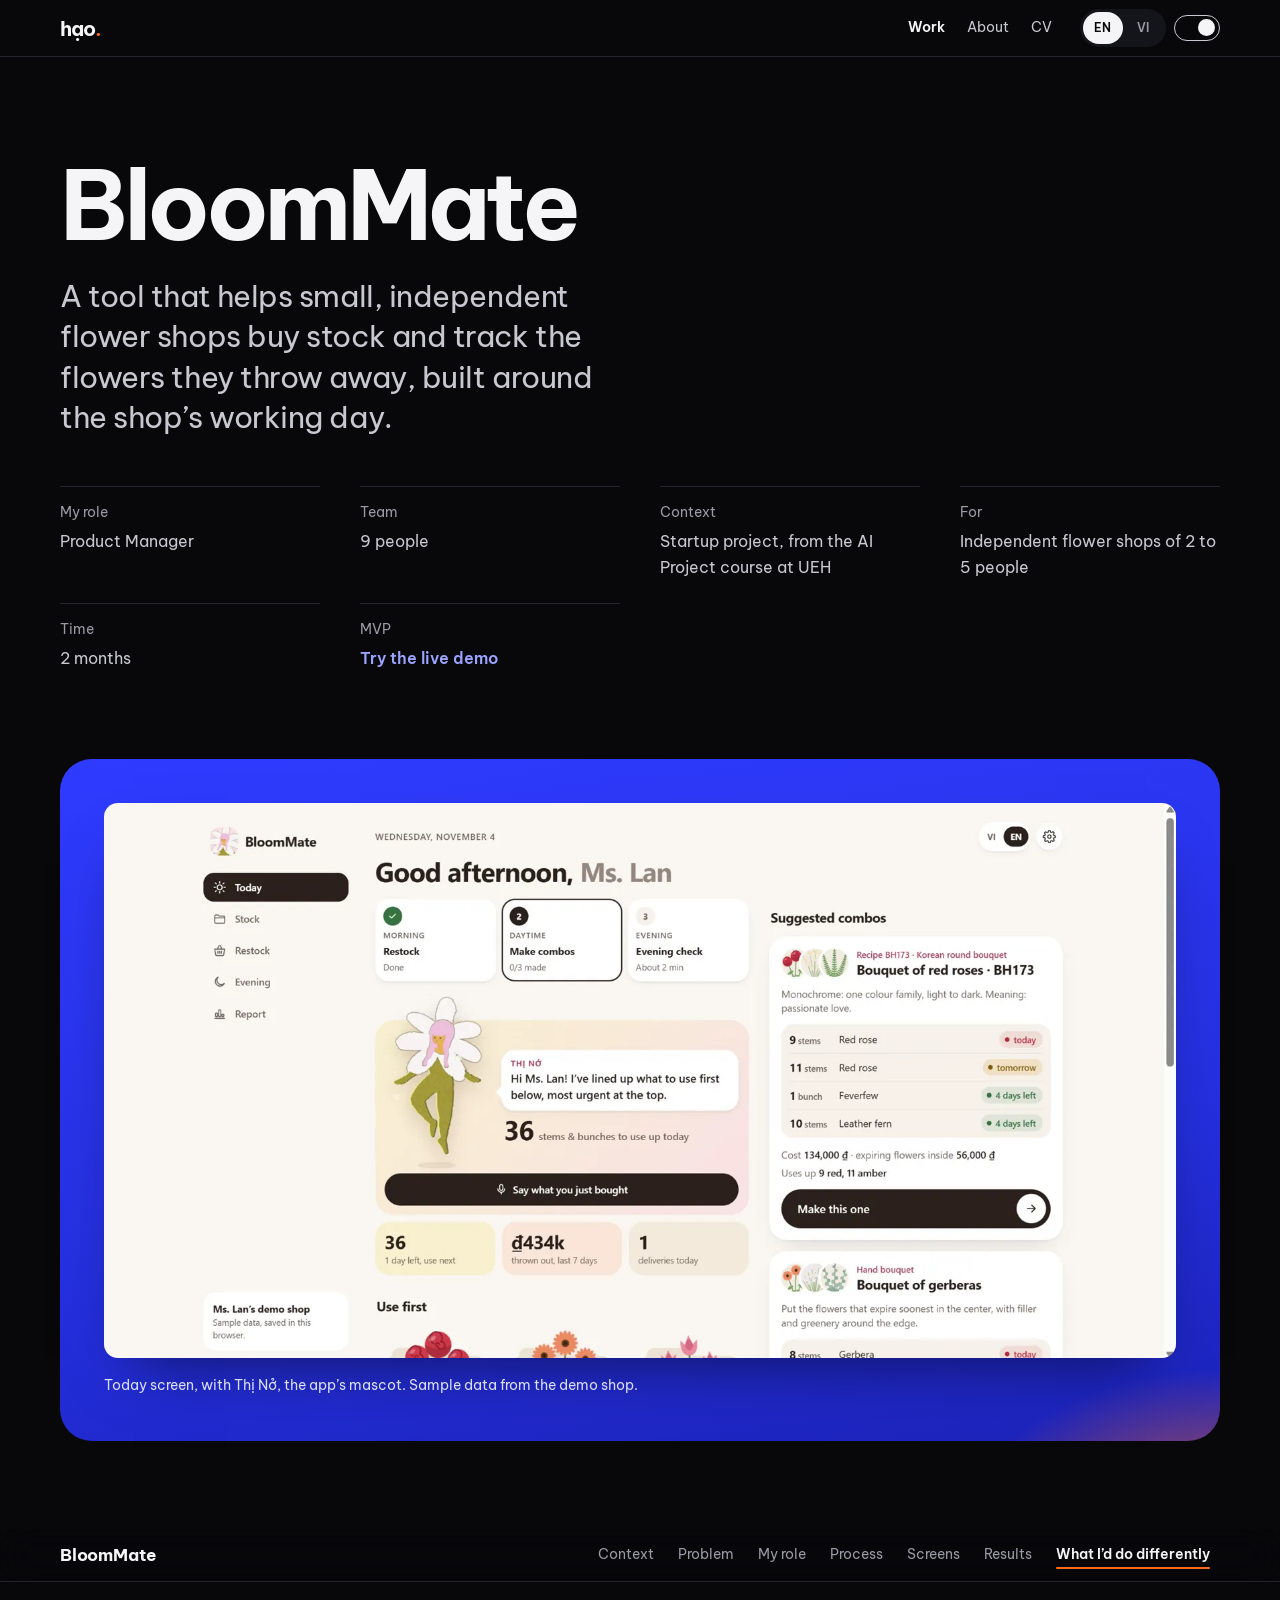
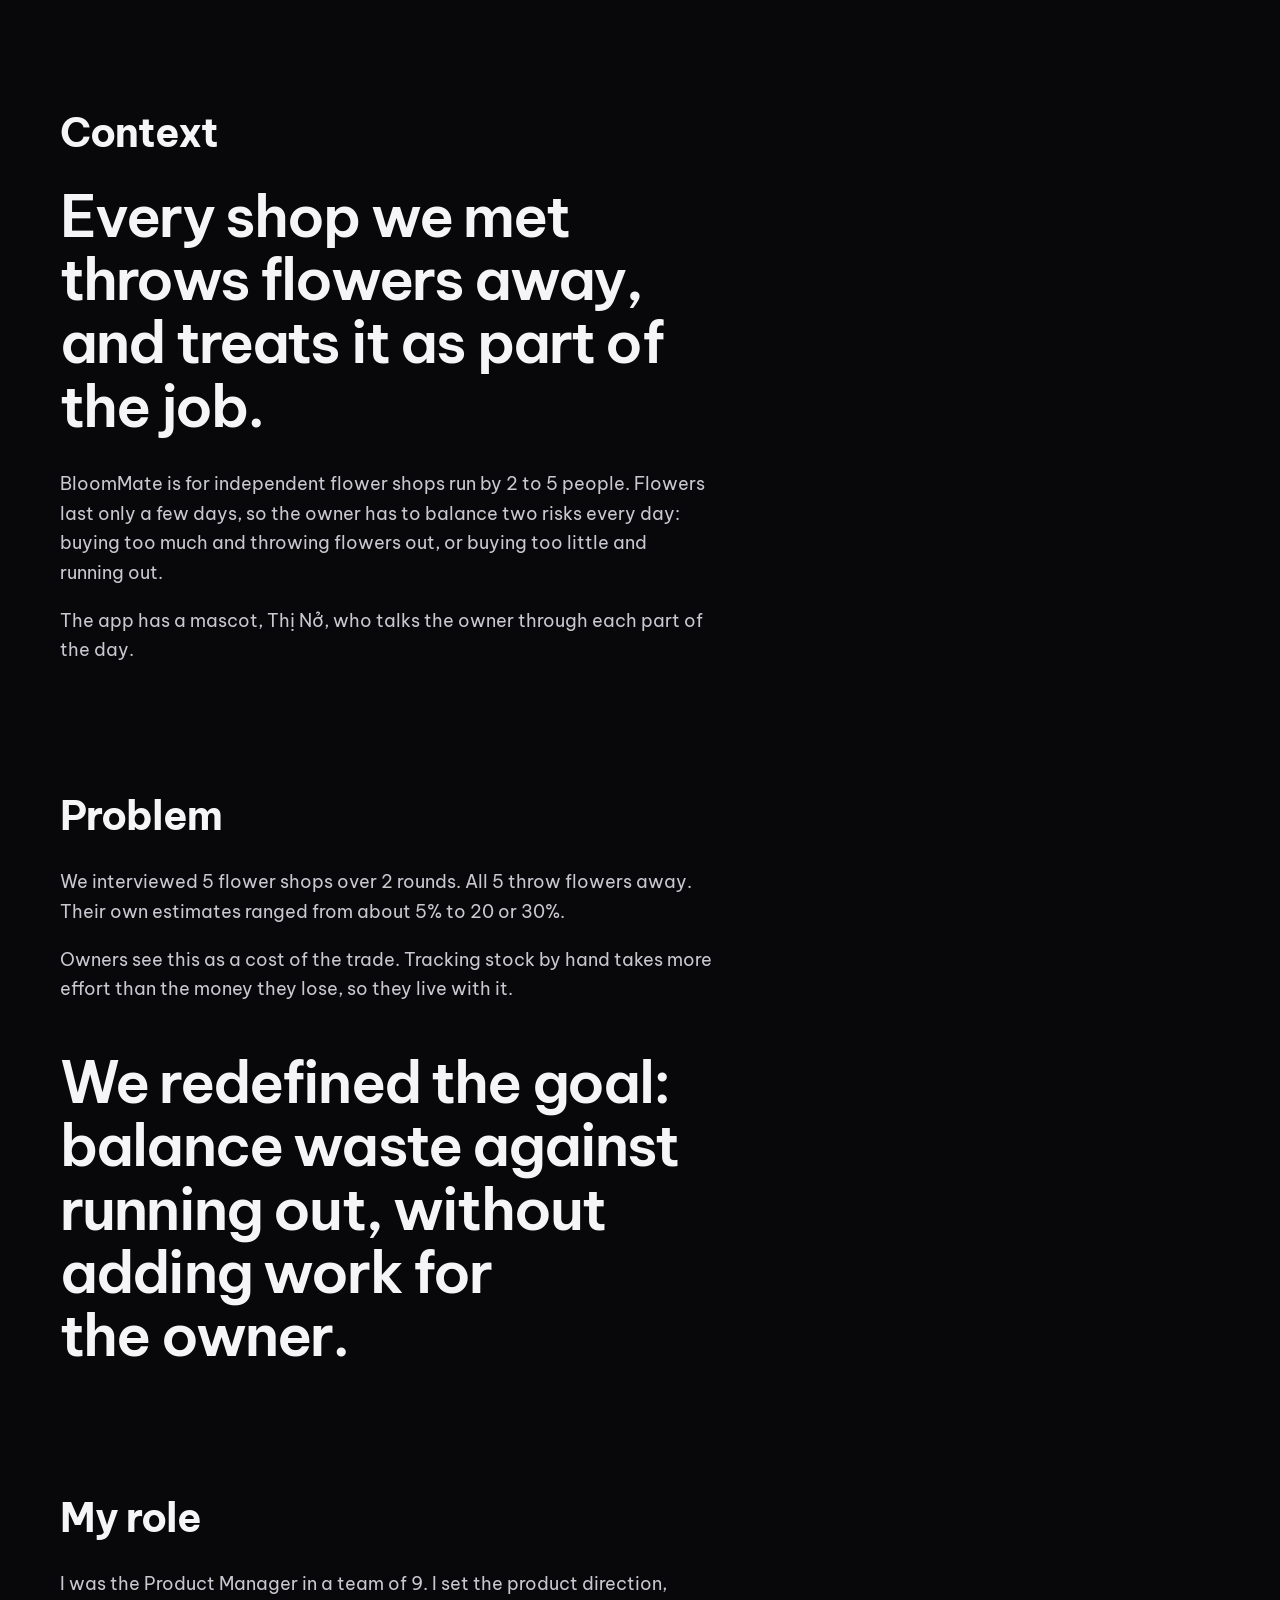
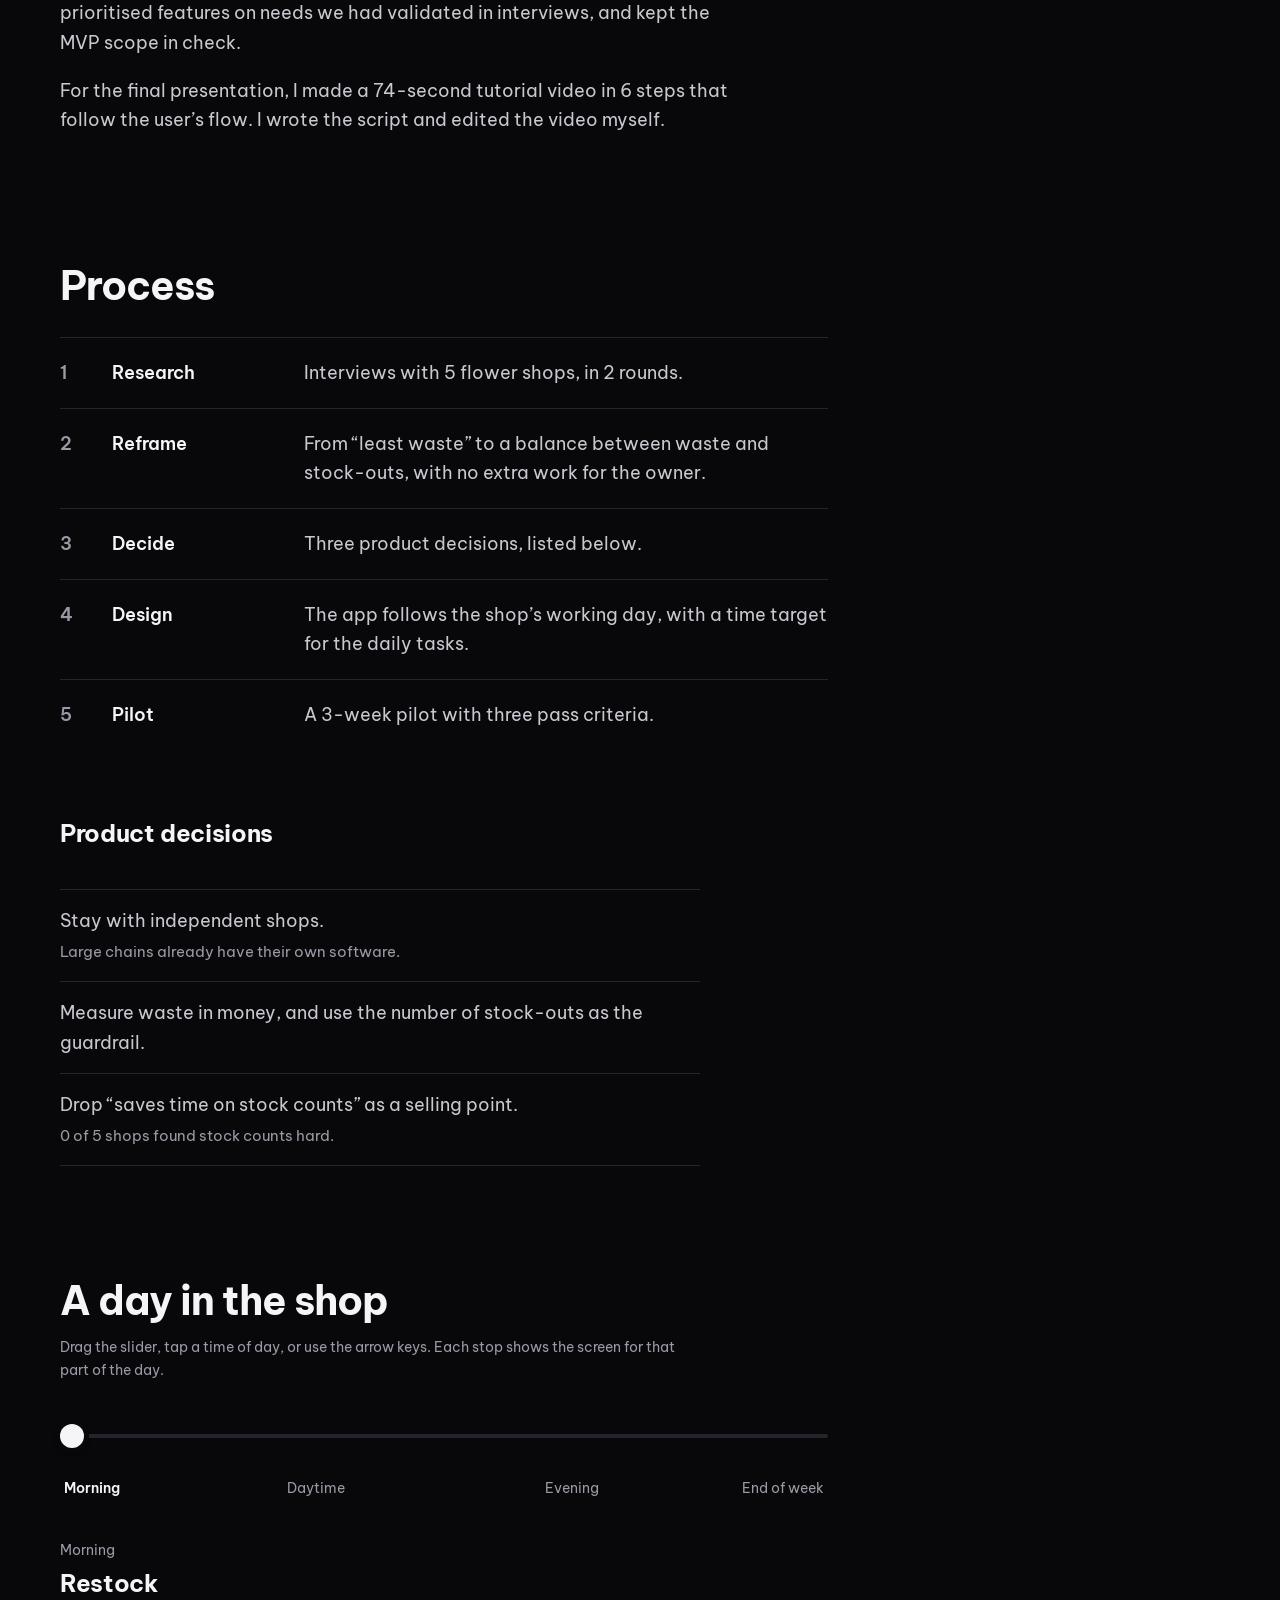
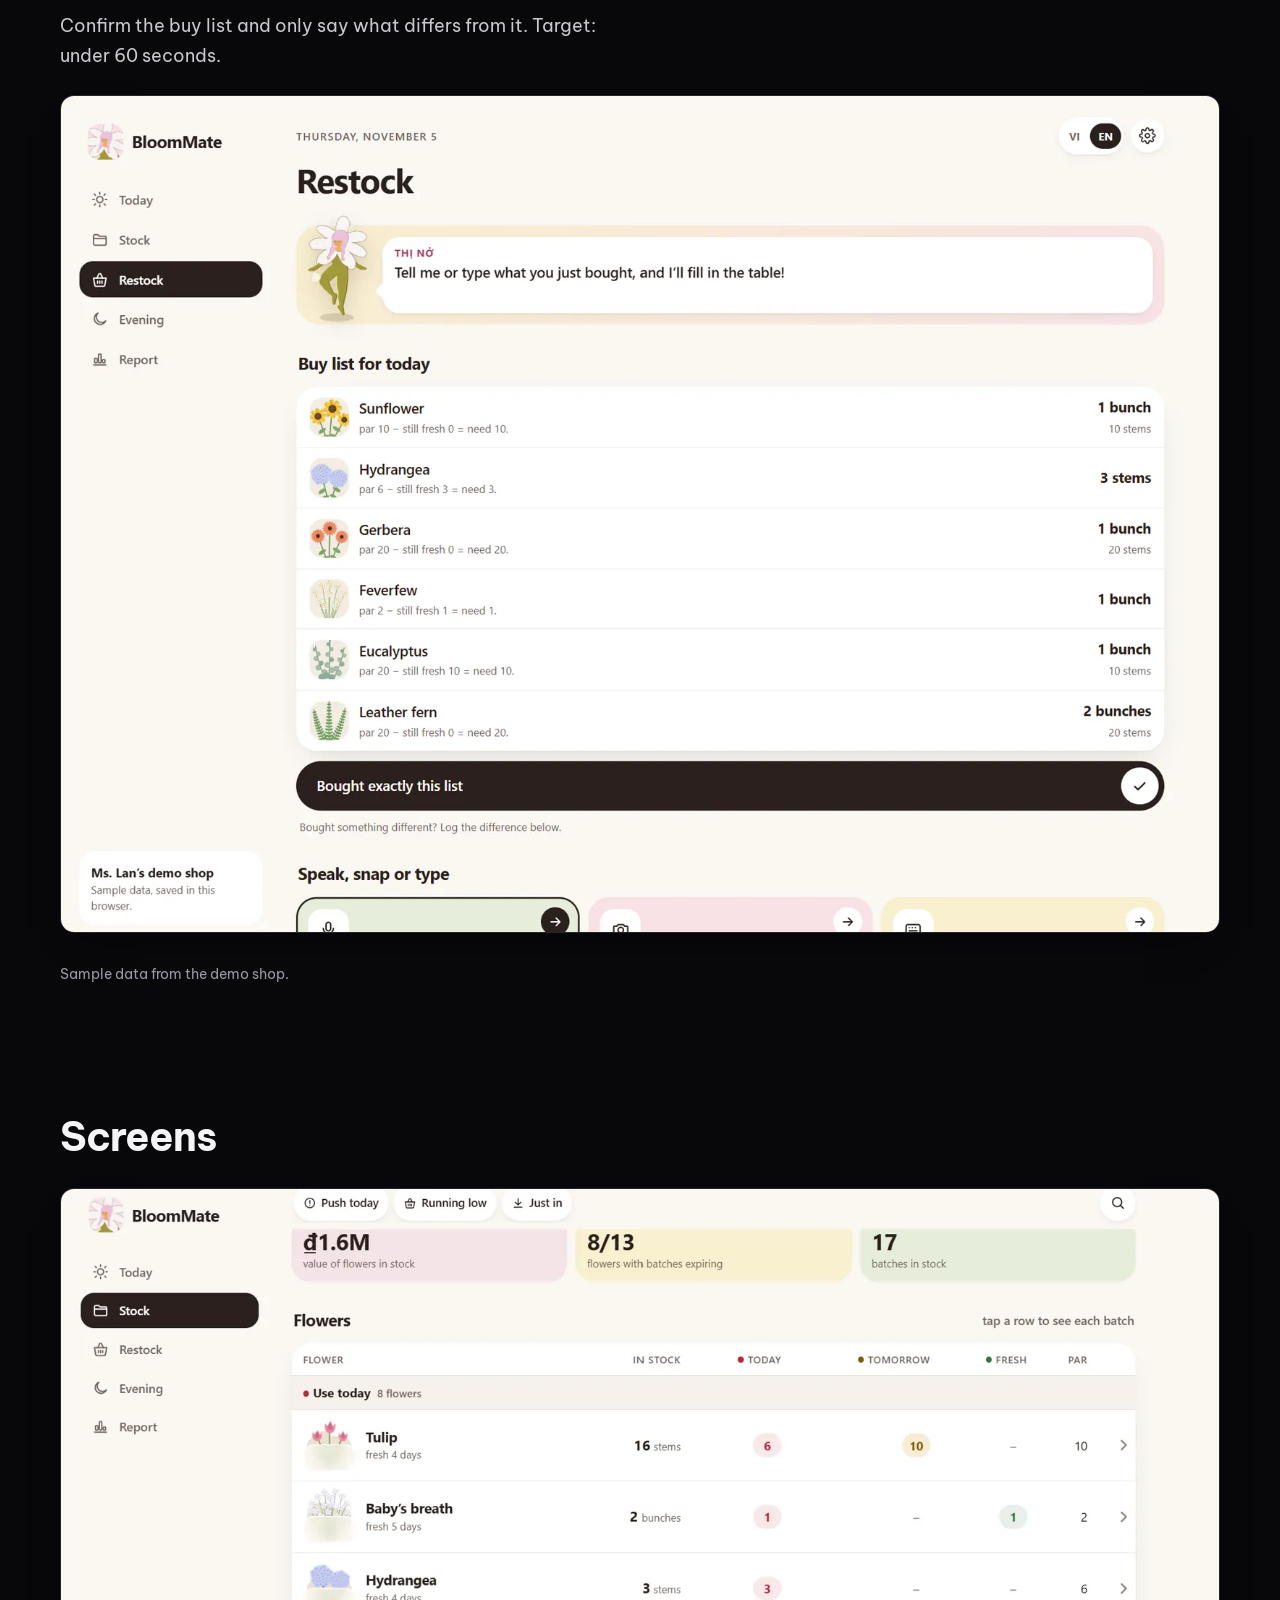
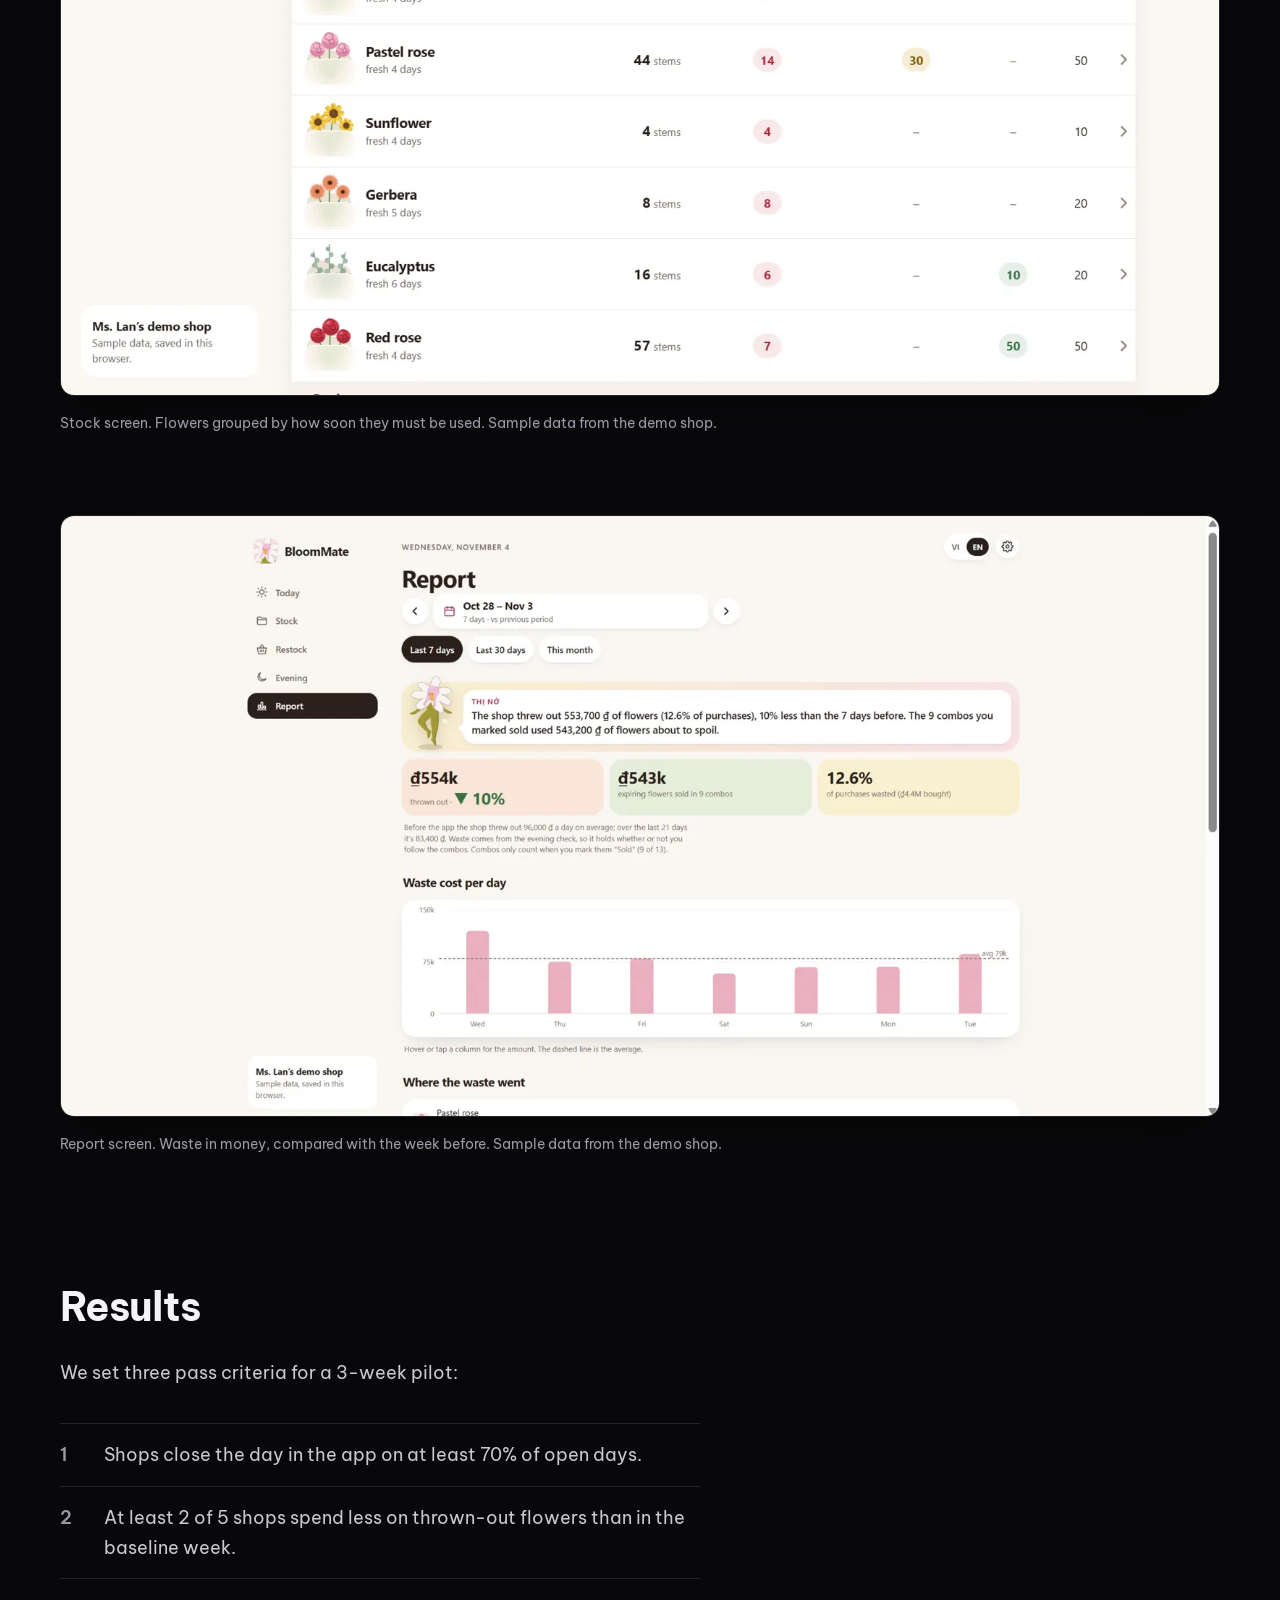
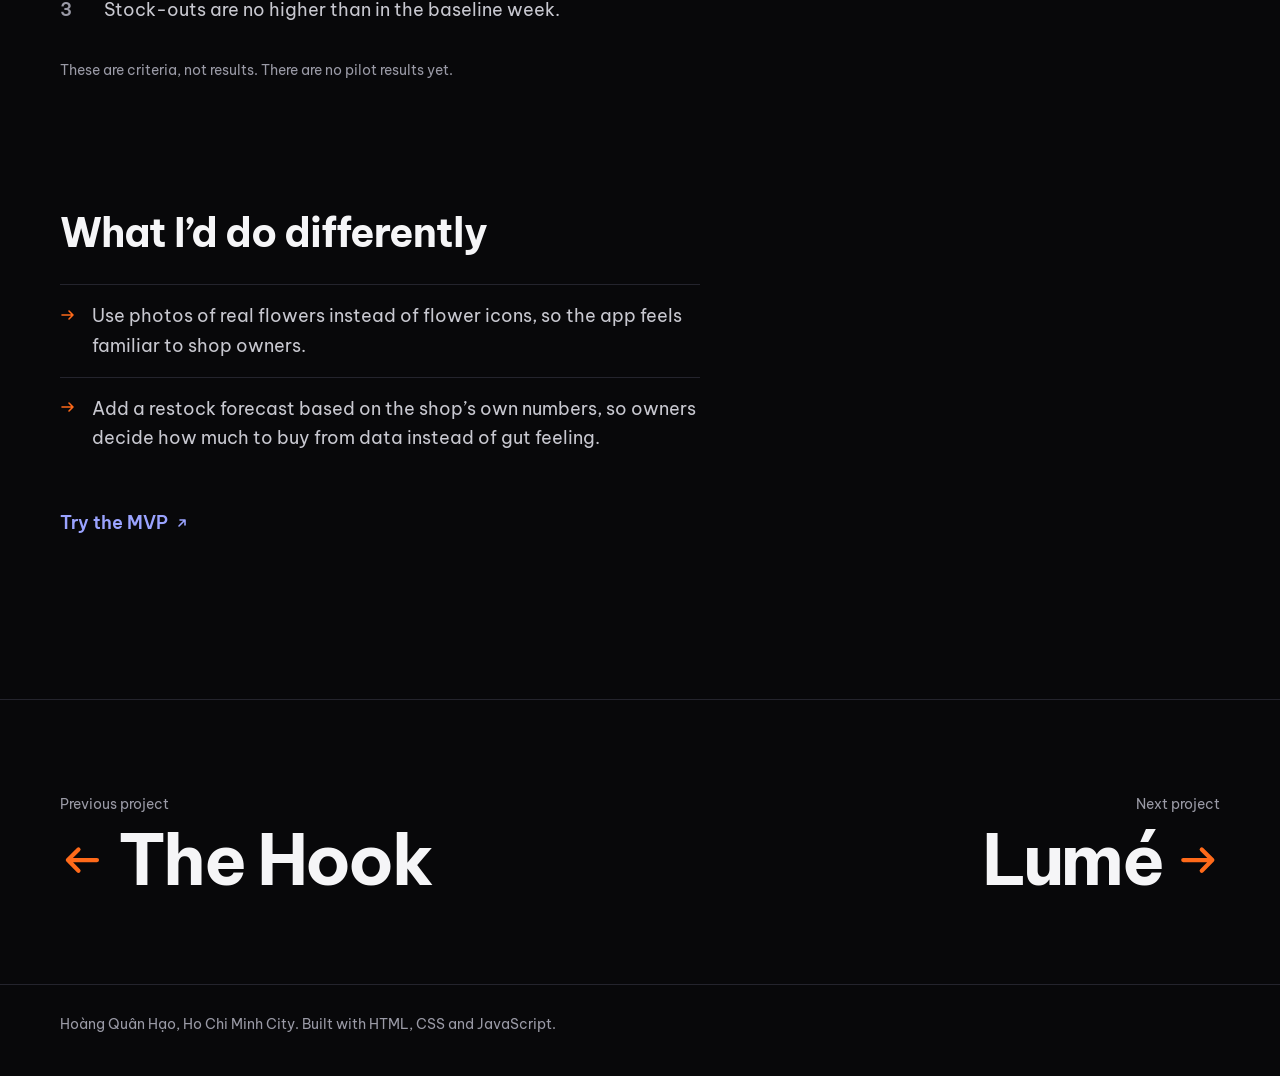
<file: work/bloommate/index.html>
<!doctype html>
<html lang="en">
<head>
<meta charset="utf-8">
<meta name="viewport" content="width=device-width, initial-scale=1, viewport-fit=cover">
<title>BloomMate · Hoàng Quân Hạo</title>
<meta name="description" content="Case study: a tool that helps independent flower shops buy stock and track waste, designed around the shop’s working day. Product Manager in a team of 9.">
<meta name="theme-color" content="#08080A">
<link rel="canonical" href="https://wqhao216.github.io/wee_career/work/bloommate/">
<meta property="og:type" content="article">
<meta property="og:site_name" content="Hoàng Quân Hạo">
<meta property="og:title" content="BloomMate · Case study by Hoàng Quân Hạo">
<meta property="og:description" content="All 5 flower shops we interviewed throw flowers away. A tool built around the shop’s working day, to balance waste against running out.">
<meta property="og:url" content="https://wqhao216.github.io/wee_career/work/bloommate/">
<meta property="og:image" content="https://wqhao216.github.io/wee_career/assets/img/bloom-today.jpg">
<meta property="og:image:width" content="1600">
<meta property="og:image:height" content="828">
<meta property="og:locale" content="en_US">
<meta property="og:locale:alternate" content="vi_VN">
<meta name="twitter:card" content="summary_large_image">
<link rel="icon" href="../../assets/img/favicon.svg" type="image/svg+xml">
<link rel="preload" href="../../assets/fonts/be-vietnam-pro-700-latin.woff2" as="font" type="font/woff2" crossorigin>
<link rel="preload" href="../../assets/fonts/be-vietnam-pro-400-latin.woff2" as="font" type="font/woff2" crossorigin>
<script>try{if(localStorage.getItem("theme")==="light")document.documentElement.setAttribute("data-theme","light")}catch(e){}</script>
<link rel="stylesheet" href="../../assets/css/site.css">
<script src="../../i18n/en.js"></script>
<script src="../../i18n/vi.js"></script>
</head>
<body data-title="bm.title" data-desc="bm.desc">
<a class="skip" href="#main" data-i18n="c.skip"></a>

<header class="gnav">
  <div class="wrap">
    <a class="brand" href="../../">hạo<span class="dot">.</span><span class="sr-only" data-i18n="c.home"></span></a>
    <nav id="site-nav" data-i18n-attr="aria-label:c.nav">
      <ul>
        <li><a class="nl" href="../../#work" aria-current="page" data-i18n="c.work"></a></li>
        <li><a class="nl" href="../../about/" data-i18n="c.about"></a></li>
        <li class="cv"><a class="nl" href="../../assets/cv/Hoang-Quan-Hao-CV.pdf" download data-i18n="c.cv"></a></li>
      </ul>
    </nav>
    <div class="tools-r">
      <div class="lang" role="group" data-i18n-attr="aria-label:c.lang">
        <button type="button" data-lang="en" aria-pressed="true" data-i18n-attr="aria-label:c.lang.en">EN</button>
        <button type="button" data-lang="vi" aria-pressed="false" data-i18n-attr="aria-label:c.lang.vi">VI</button>
      </div>
      <button type="button" class="theme" role="switch" aria-checked="true" data-theme-toggle data-i18n-attr="aria-label:c.theme"><span></span></button>
      <button type="button" class="menu-btn" aria-expanded="false" aria-controls="site-nav" data-menu data-i18n="c.menu"></button>
    </div>
  </div>
</header>

<main id="main">
  <header class="cs-head">
    <div class="wrap">
      <h1 data-i18n="bm.name"></h1>
      <p class="sum" data-i18n="bm.summary"></p>
      <dl class="facts">
        <div><dt data-i18n="bm.m.role"></dt><dd data-i18n="bm.m.role.v"></dd></div>
        <div><dt data-i18n="bm.m.team"></dt><dd data-i18n="bm.m.team.v"></dd></div>
        <div><dt data-i18n="bm.m.type"></dt><dd data-i18n="bm.m.type.v"></dd></div>
        <div><dt data-i18n="bm.m.users"></dt><dd data-i18n="bm.m.users.v"></dd></div>
        <div><dt data-i18n="bm.m.time"></dt><dd data-i18n-html="bm.m.time.v"></dd></div>
        <div><dt data-i18n="bm.m.mvp"></dt><dd><a href="https://wqhao216.github.io/bloommate/" target="_blank" rel="noopener"><span data-i18n="bm.m.mvp.v"></span><span class="sr-only" data-i18n="c.newtab"></span></a></dd></div>
      </dl>
      <figure class="plate">
        <picture><source type="image/webp" srcset="../../assets/img/bloom-today.webp"><img src="../../assets/img/bloom-today.jpg" width="1600" height="828" fetchpriority="high" decoding="async" data-i18n-attr="alt:h.bloom.img" alt=""></picture>
        <figcaption data-i18n="bm.cap.today"></figcaption>
      </figure>
    </div>
  </header>

  <nav class="rail toc" data-i18n-attr="aria-label:cs.toc">
    <div class="wrap">
      <span class="name" data-i18n="bm.name"></span>
      <ol>
        <li><a href="#context" data-i18n="cs.context"></a></li>
        <li><a href="#problem" data-i18n="cs.problem"></a></li>
        <li><a href="#role" data-i18n="cs.role"></a></li>
        <li><a href="#process" data-i18n="cs.process"></a></li>
        <li><a href="#screens" data-i18n="cs.screens"></a></li>
        <li><a href="#results" data-i18n="cs.results"></a></li>
        <li><a href="#next" data-i18n="cs.next"></a></li>
      </ol>
    </div>
  </nav>

  <section class="cs-sec" id="context" aria-labelledby="h-context">
    <div class="wrap">
      <h2 id="h-context" data-i18n="cs.context"></h2>
      <div class="prose read">
        <p class="big reveal" data-i18n="bm.context.lead"></p>
        <p data-i18n="bm.context.p1"></p>
        <p data-i18n="bm.context.p2"></p>
      </div>
    </div>
  </section>

  <section class="cs-sec" id="problem" aria-labelledby="h-problem">
    <div class="wrap">
      <h2 id="h-problem" data-i18n="cs.problem"></h2>
      <div class="prose read">
        <p data-i18n="bm.problem.p1"></p>
        <p data-i18n="bm.problem.p2"></p>
        <p class="big reveal" style="margin-top:28px;margin-bottom:0" data-i18n="bm.problem.big"></p>
      </div>
    </div>
  </section>

  <section class="cs-sec" id="role" aria-labelledby="h-role">
    <div class="wrap">
      <h2 id="h-role" data-i18n="cs.role"></h2>
      <div class="prose read"><p data-i18n="bm.role.p1"></p><p data-i18n="bm.role.p2"></p></div>
    </div>
  </section>

  <section class="cs-sec" id="process" aria-labelledby="h-process">
    <div class="wrap">
      <h2 id="h-process" data-i18n="cs.process"></h2>
      <ol class="timeline reveal">
        <li><b data-i18n="bm.p.research"></b><span data-i18n="bm.p.research.v"></span></li>
        <li><b data-i18n="bm.p.reframe"></b><span data-i18n="bm.p.reframe.v"></span></li>
        <li><b data-i18n="bm.p.decide"></b><span data-i18n="bm.p.decide.v"></span></li>
        <li><b data-i18n="bm.p.design"></b><span data-i18n="bm.p.design.v"></span></li>
        <li><b data-i18n="bm.p.pilot"></b><span data-i18n="bm.p.pilot.v"></span></li>
      </ol>

      <h3 class="flow-h" data-i18n="bm.dec"></h3>
      <ul class="decisions reveal">
        <li><span data-i18n="bm.dec1"></span><span class="why" data-i18n="bm.dec1.why"></span></li>
        <li><span data-i18n="bm.dec2"></span></li>
        <li><span data-i18n="bm.dec3"></span><span class="why" data-i18n="bm.dec3.why"></span></li>
      </ul>

      <div class="day" id="day">
        <h3 data-i18n="bm.day.title"></h3>
        <p class="day-note" data-i18n="bm.day.note"></p>
        <div class="day-ctl">
          <input class="range" id="day-range" type="range" min="0" max="3" step="1" value="0" data-i18n-attr="aria-label:bm.day.label">
          <ul class="day-ticks">
            <li><button type="button" class="day-tick" data-i18n="bm.day.0"></button></li>
            <li><button type="button" class="day-tick" data-i18n="bm.day.1"></button></li>
            <li><button type="button" class="day-tick" data-i18n="bm.day.2"></button></li>
            <li><button type="button" class="day-tick" data-i18n="bm.day.3"></button></li>
          </ul>
        </div>
        <div class="day-stage">
          <div class="day-panel">
            <p class="day-when" data-i18n="bm.day.0"></p>
            <h4 data-i18n="bm.day.0.t"></h4>
            <p class="b" data-i18n="bm.day.0.b"></p>
            <div class="shot"><picture><source type="image/webp" srcset="../../assets/img/bloom-restock.webp"><img src="../../assets/img/bloom-restock.jpg" width="1600" height="1156" loading="lazy" decoding="async" data-i18n-attr="alt:bm.img.restock" alt=""></picture></div>
          </div>
          <div class="day-panel">
            <p class="day-when" data-i18n="bm.day.1"></p>
            <h4 data-i18n="bm.day.1.t"></h4>
            <p class="b" data-i18n="bm.day.1.b"></p>
            <div class="shot"><picture><source type="image/webp" srcset="../../assets/img/bloom-today.webp"><img src="../../assets/img/bloom-today.jpg" width="1600" height="828" loading="lazy" decoding="async" data-i18n-attr="alt:h.bloom.img" alt=""></picture></div>
          </div>
          <div class="day-panel">
            <p class="day-when" data-i18n="bm.day.2"></p>
            <h4 data-i18n="bm.day.2.t"></h4>
            <p class="b" data-i18n="bm.day.2.b"></p>
            <div class="shot"><picture><source type="image/webp" srcset="../../assets/img/bloom-evening.webp"><img src="../../assets/img/bloom-evening.jpg" width="1600" height="1172" loading="lazy" decoding="async" data-i18n-attr="alt:bm.img.evening" alt=""></picture></div>
          </div>
          <div class="day-panel">
            <p class="day-when" data-i18n="bm.day.3"></p>
            <h4 data-i18n="bm.day.3.t"></h4>
            <p class="b" data-i18n="bm.day.3.b"></p>
            <div class="shot"><picture><source type="image/webp" srcset="../../assets/img/bloom-report.webp"><img src="../../assets/img/bloom-report.jpg" width="1600" height="828" loading="lazy" decoding="async" data-i18n-attr="alt:bm.img.report" alt=""></picture></div>
          </div>
        </div>
        <p class="note" data-i18n="cs.sample"></p>
      </div>
    </div>
  </section>

  <section class="cs-sec" id="screens" aria-labelledby="h-screens">
    <div class="wrap">
      <h2 id="h-screens" data-i18n="cs.screens"></h2>
      <div class="pair">
        <figure class="shot reveal" style="margin-top:0">
          <picture><source type="image/webp" srcset="../../assets/img/bloom-stock.webp"><img src="../../assets/img/bloom-stock.jpg" width="1600" height="1114" loading="lazy" decoding="async" data-i18n-attr="alt:bm.img.stock" alt=""></picture>
          <figcaption data-i18n="bm.cap.stock"></figcaption>
        </figure>
        <figure class="shot reveal" style="margin-top:0">
          <picture><source type="image/webp" srcset="../../assets/img/bloom-report.webp"><img src="../../assets/img/bloom-report.jpg" width="1600" height="828" loading="lazy" decoding="async" data-i18n-attr="alt:bm.img.report" alt=""></picture>
          <figcaption data-i18n="bm.cap.report"></figcaption>
        </figure>
      </div>
    </div>
  </section>

  <section class="cs-sec" id="results" aria-labelledby="h-results">
    <div class="wrap">
      <h2 id="h-results" data-i18n="cs.results"></h2>
      <div class="prose read"><p data-i18n="bm.r.p"></p></div>
      <ol class="criteria reveal">
        <li data-i18n="h.bloom.p1"></li>
        <li data-i18n="h.bloom.p2"></li>
        <li data-i18n="h.bloom.p3"></li>
      </ol>
      <p class="note" data-i18n-html="bm.r.note"></p>
    </div>
  </section>

  <section class="cs-sec" id="next" aria-labelledby="h-next">
    <div class="wrap">
      <h2 id="h-next" data-i18n="cs.next"></h2>
      <ul class="nexts">
        <li><svg width="16" height="16" viewBox="0 0 16 16" fill="none" stroke="currentColor" stroke-width="1.6" stroke-linecap="round" stroke-linejoin="round" aria-hidden="true"><path d="M2 8h11M9 4l4 4-4 4"/></svg><span data-i18n="bm.n1"></span></li>
        <li><svg width="16" height="16" viewBox="0 0 16 16" fill="none" stroke="currentColor" stroke-width="1.6" stroke-linecap="round" stroke-linejoin="round" aria-hidden="true"><path d="M2 8h11M9 4l4 4-4 4"/></svg><span data-i18n="bm.n2"></span></li>
      </ul>
      <div class="links" style="margin-top:32px">
        <a class="go ext" href="https://wqhao216.github.io/bloommate/" target="_blank" rel="noopener"><span data-i18n="h.bloom.mvp"></span><span class="sr-only" data-i18n="c.newtab"></span><svg width="16" height="16" viewBox="0 0 16 16" fill="none" stroke="currentColor" stroke-width="1.6" stroke-linecap="round" stroke-linejoin="round" aria-hidden="true"><path d="M5 11 11 5M6 5h5v5"/></svg></a>
      </div>
    </div>
    <nav class="next-proj" data-i18n-attr="aria-label:cs.nextproj">
      <div class="wrap pn-grid">
        <a class="prev" href="../the-hook/">
          <span class="k" data-i18n="cs.prevproj"></span>
          <span class="t"><svg viewBox="0 0 16 16" fill="none" stroke="currentColor" stroke-width="1.6" stroke-linecap="round" stroke-linejoin="round" aria-hidden="true"><path d="M14 8H3M7 4 3 8l4 4"/></svg><span data-i18n="hk.name"></span></span>
        </a>
        <a class="next" href="../lume/">
          <span class="k" data-i18n="cs.nextproj"></span>
          <span class="t"><span data-i18n="lm.name"></span><svg viewBox="0 0 16 16" fill="none" stroke="currentColor" stroke-width="1.6" stroke-linecap="round" stroke-linejoin="round" aria-hidden="true"><path d="M2 8h11M9 4l4 4-4 4"/></svg></span>
        </a>
      </div>
    </nav>
  </section>
</main>

<footer class="foot">
  <div class="wrap"><p data-i18n="c.footer"></p></div>
</footer>

<script src="../../assets/js/site.js"></script>
</body>
</html>
</file>
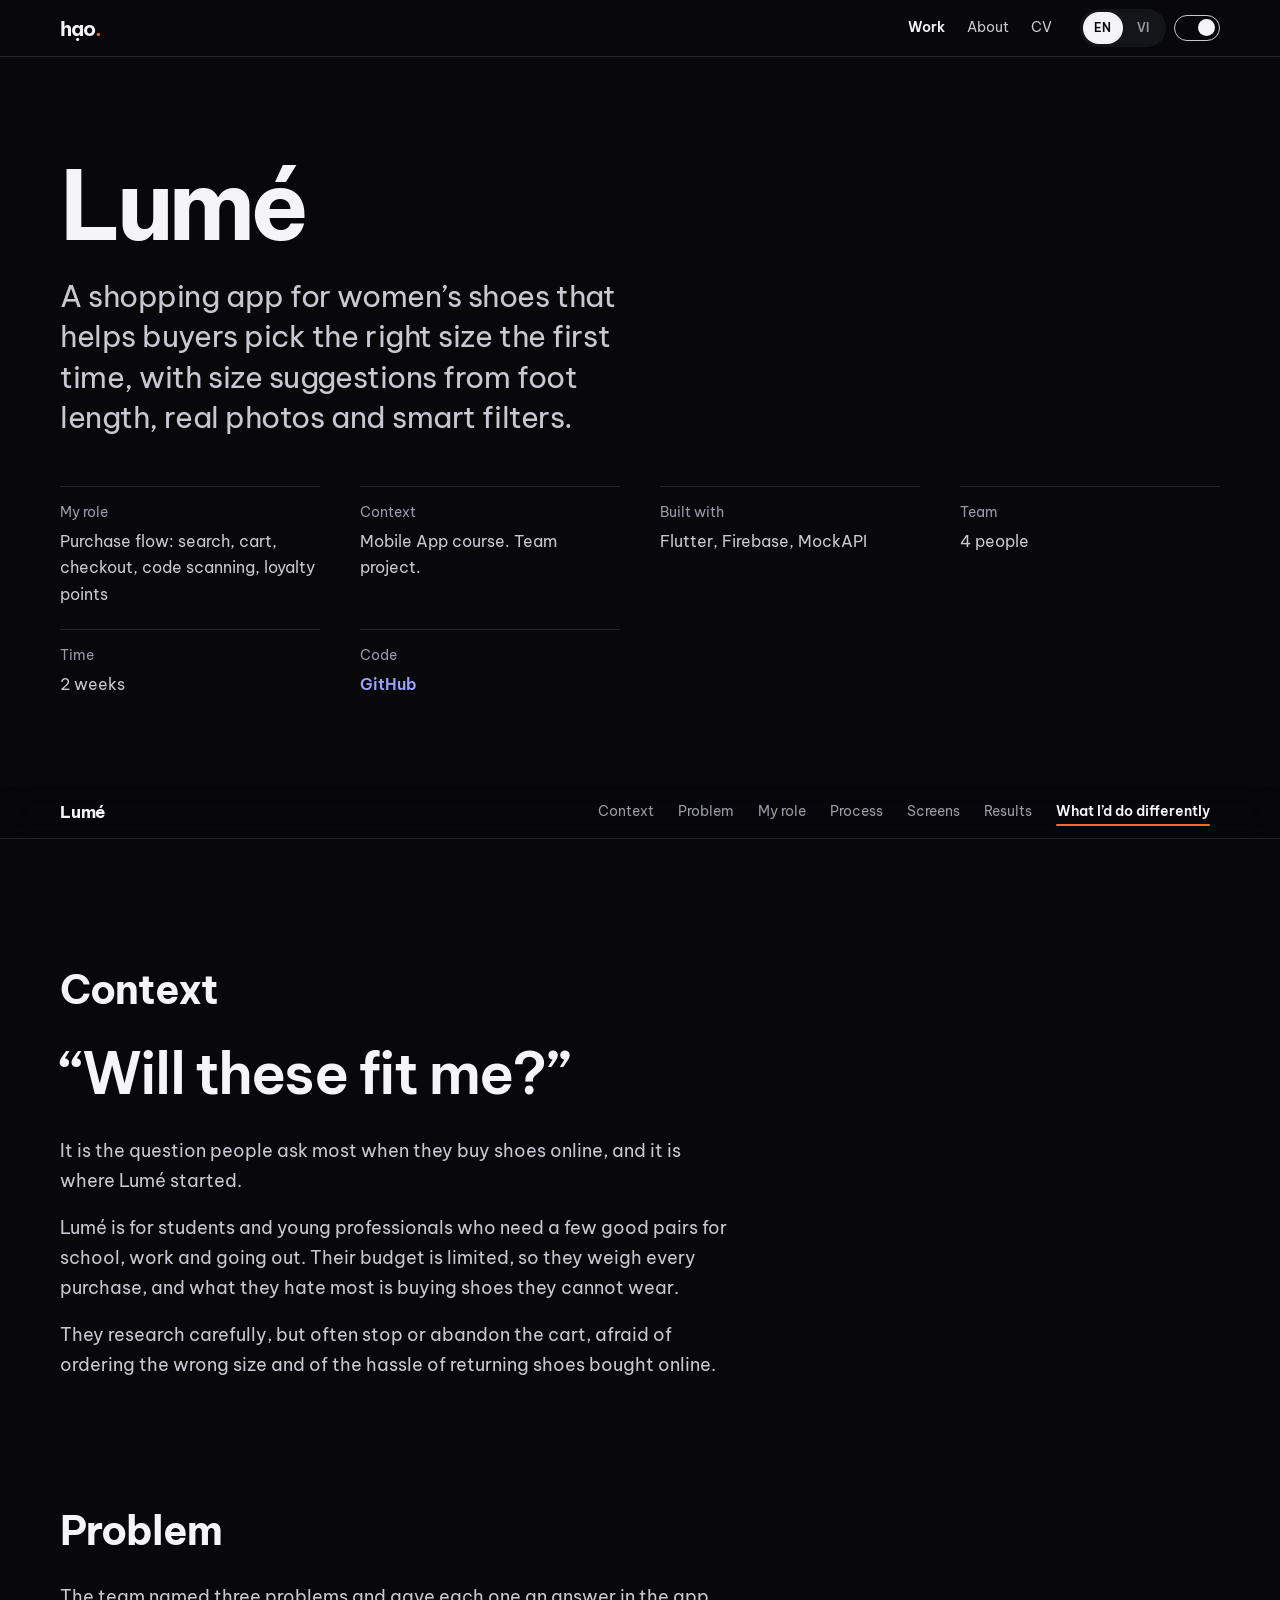
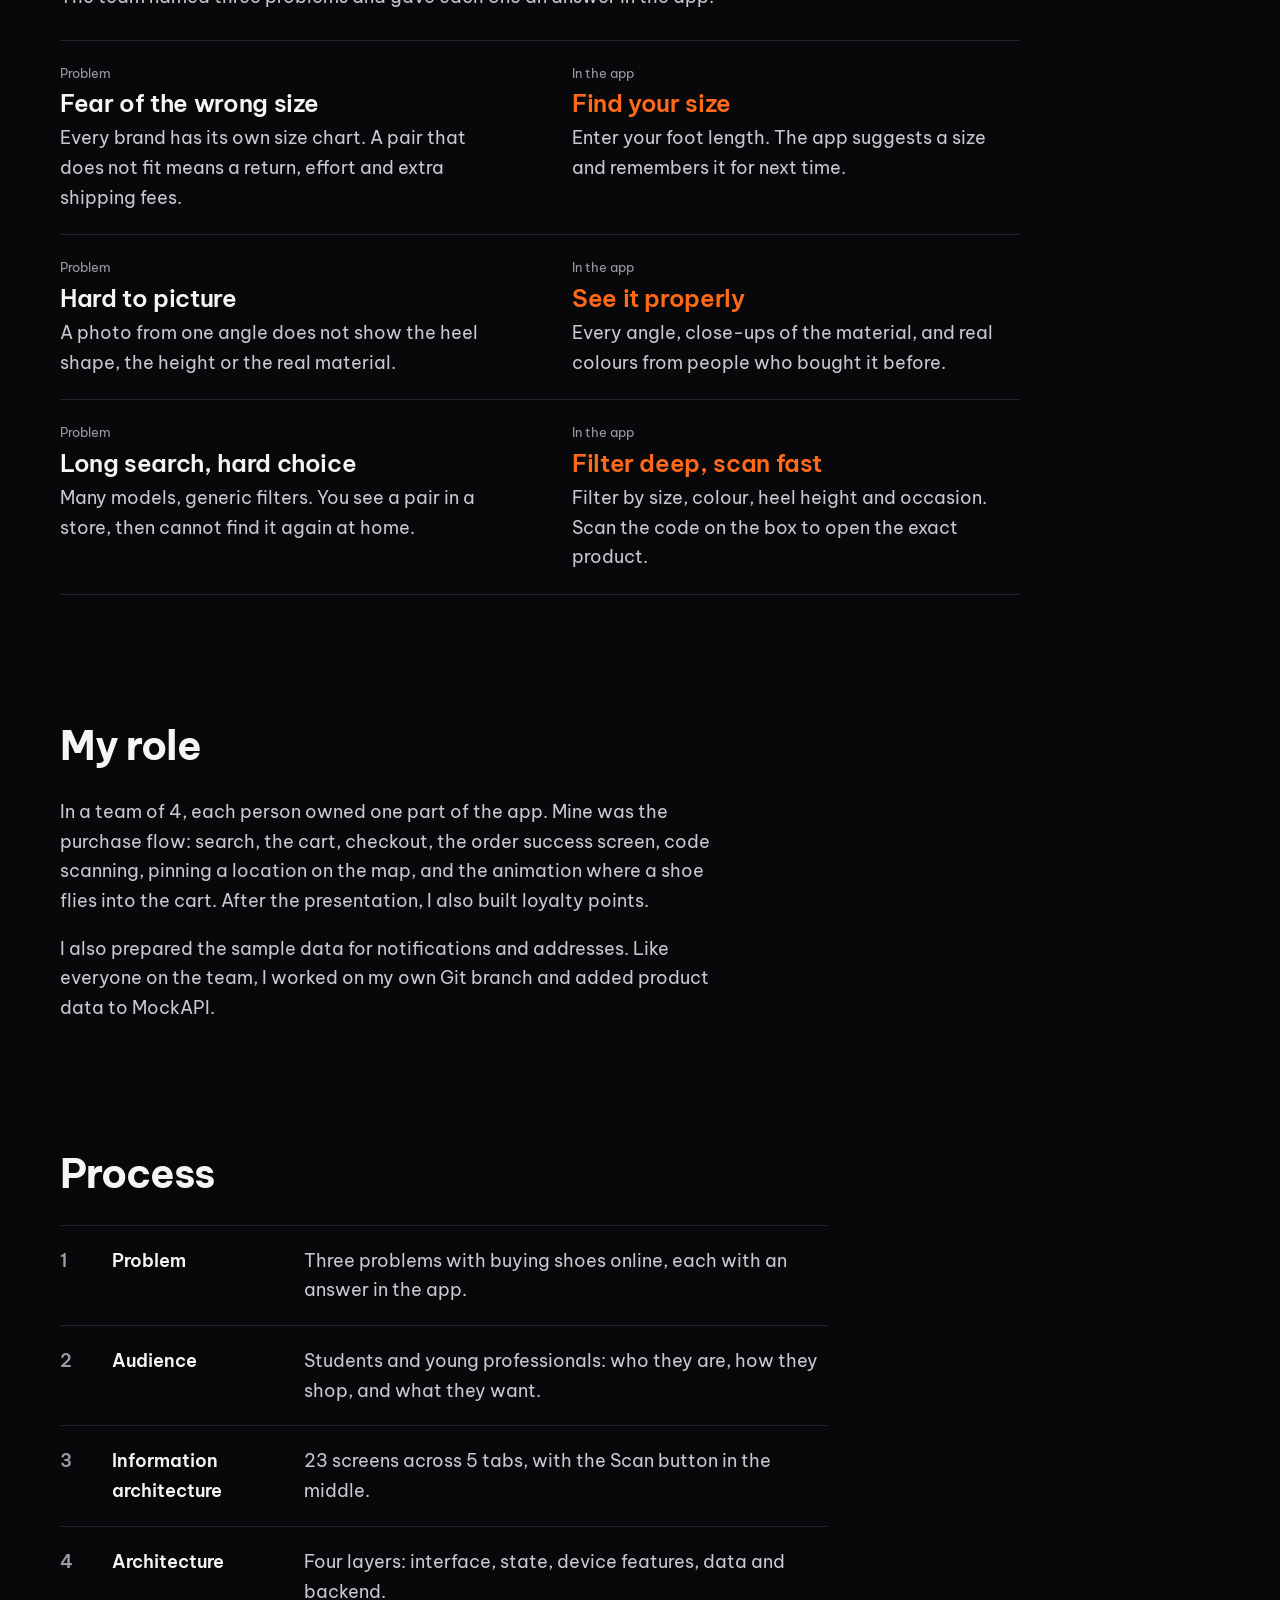
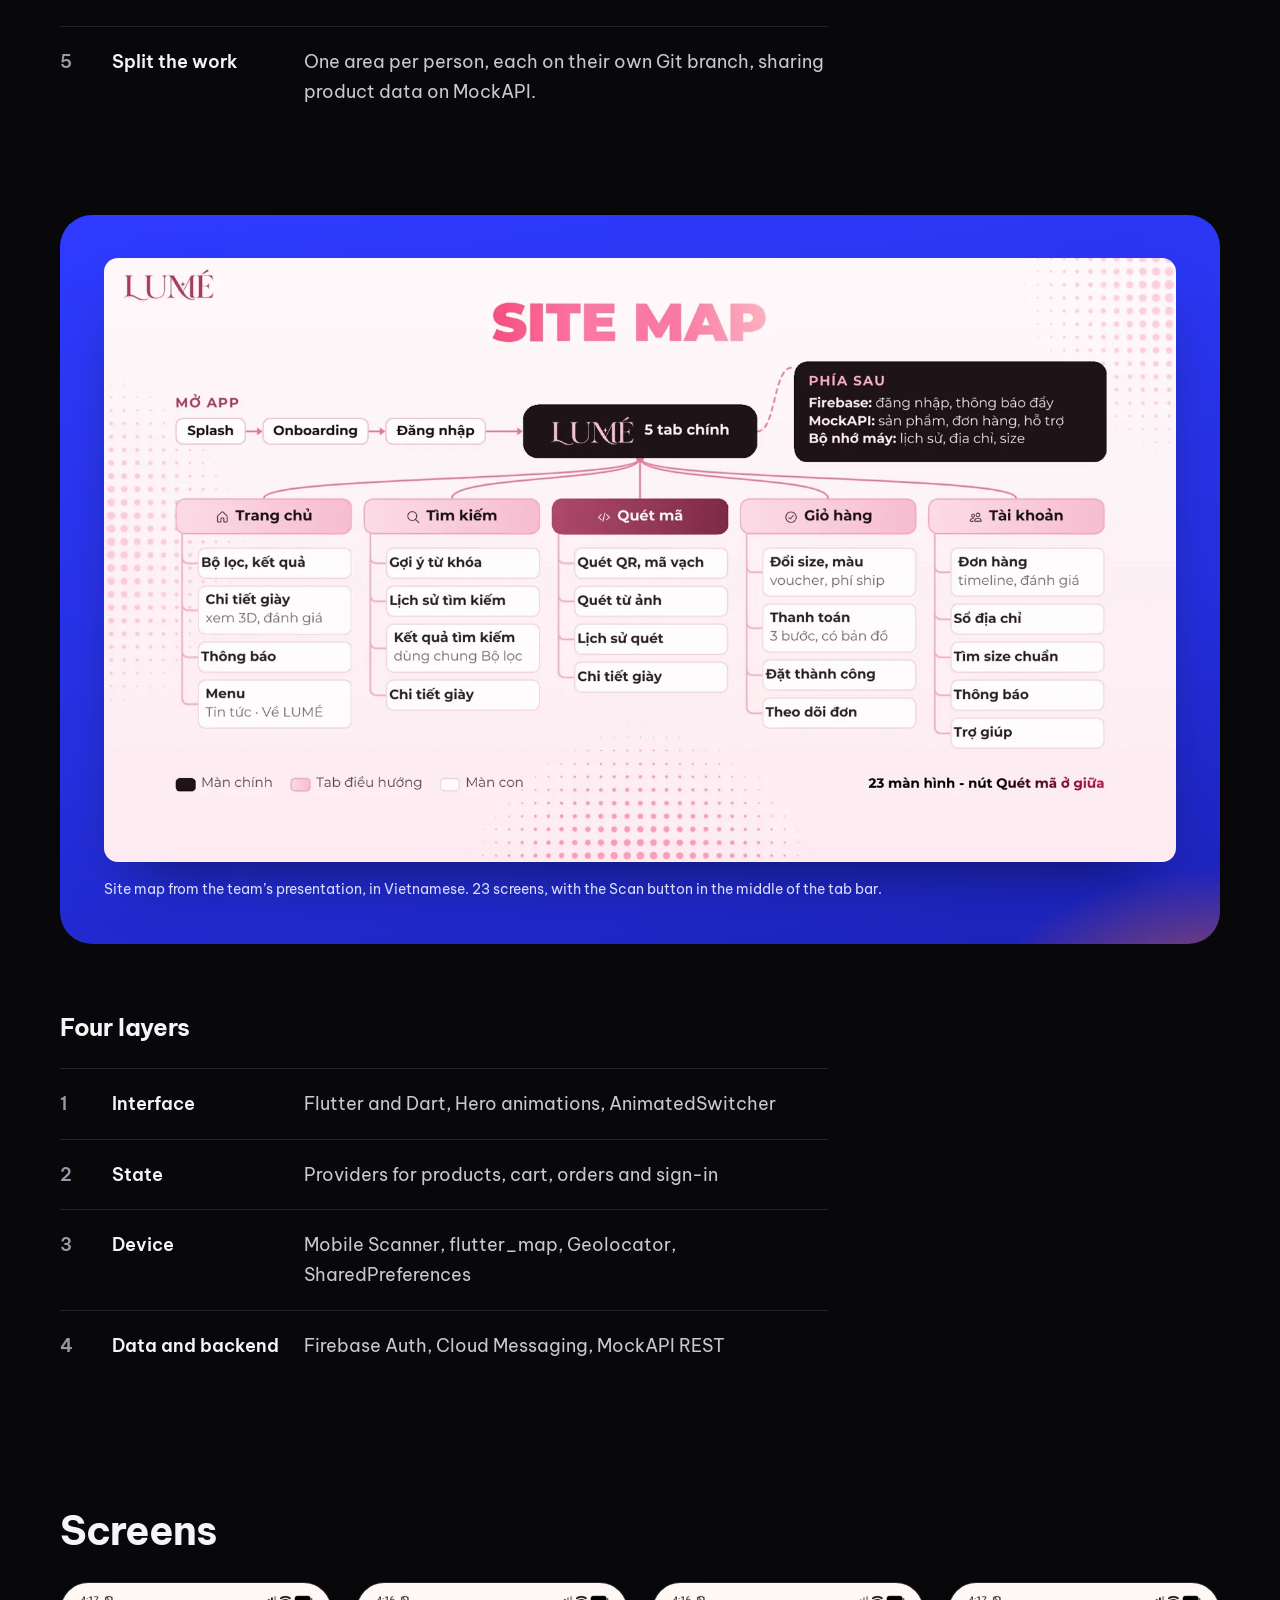
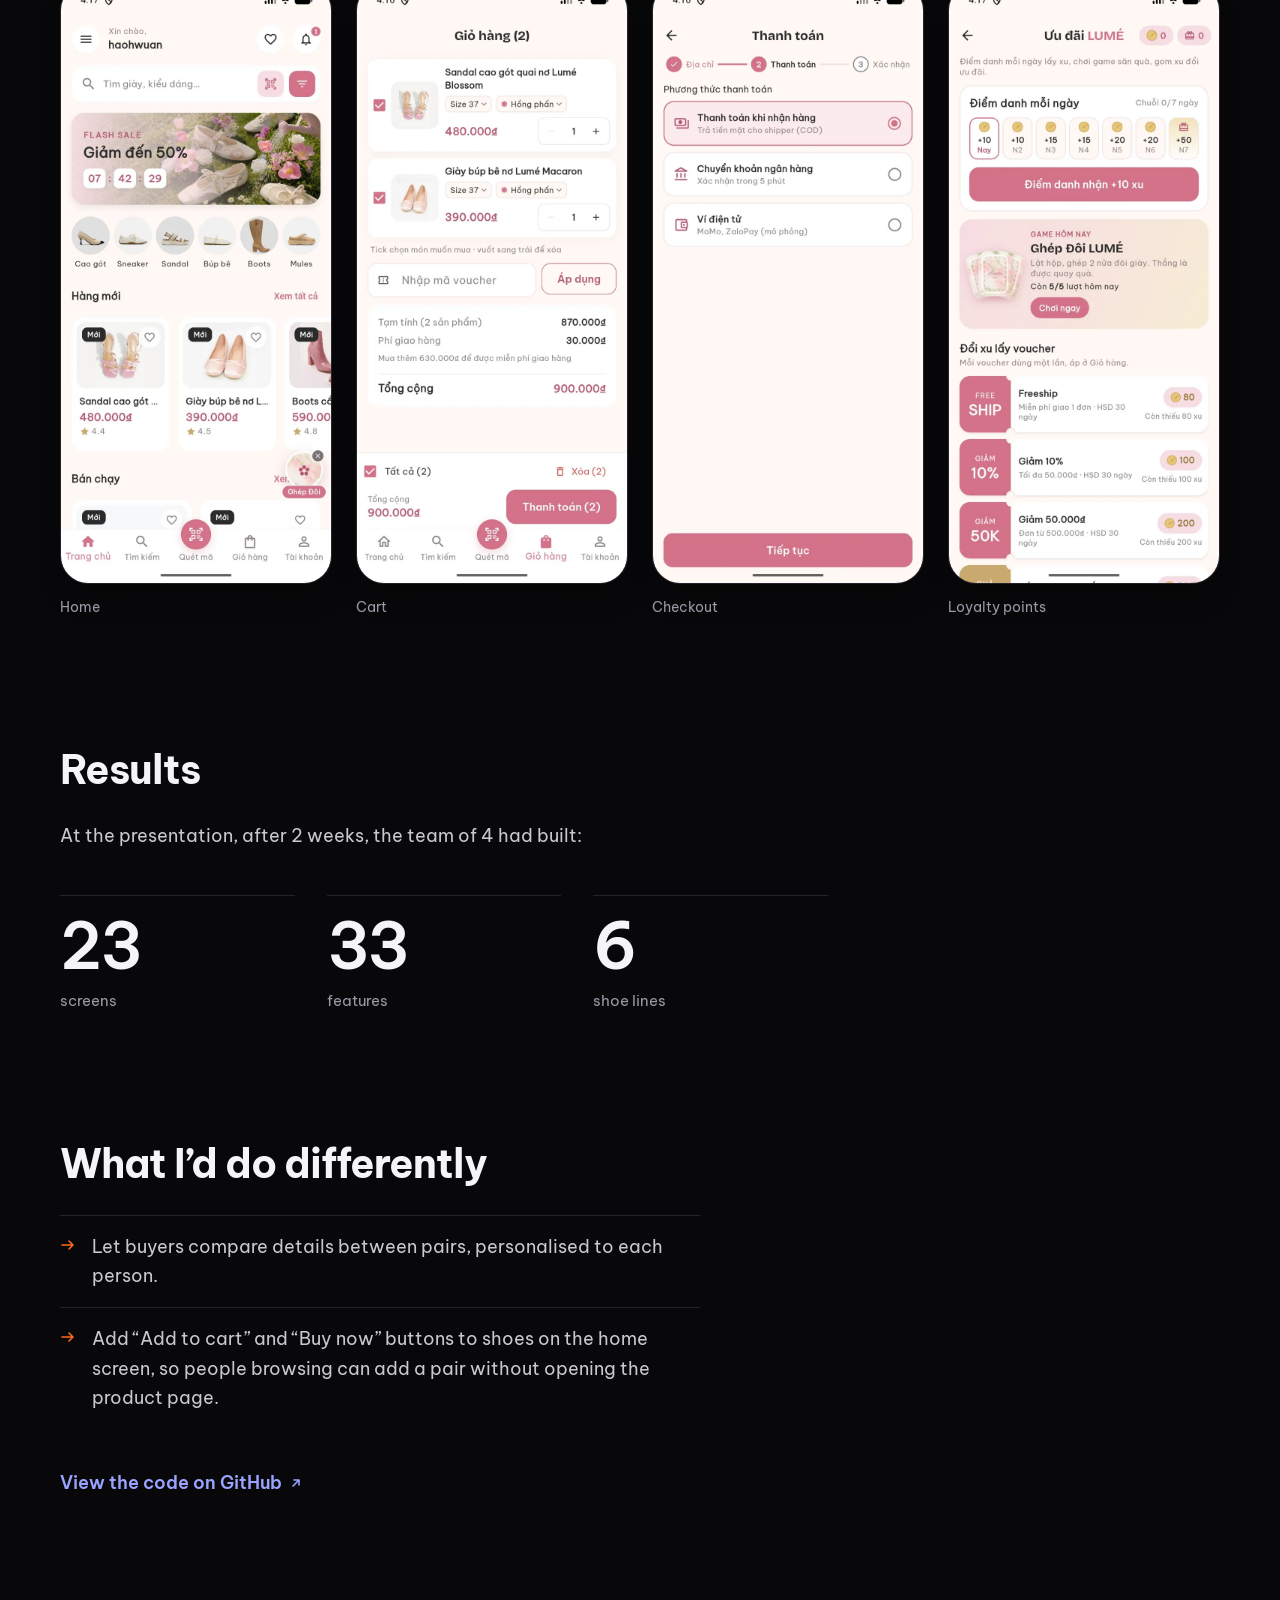
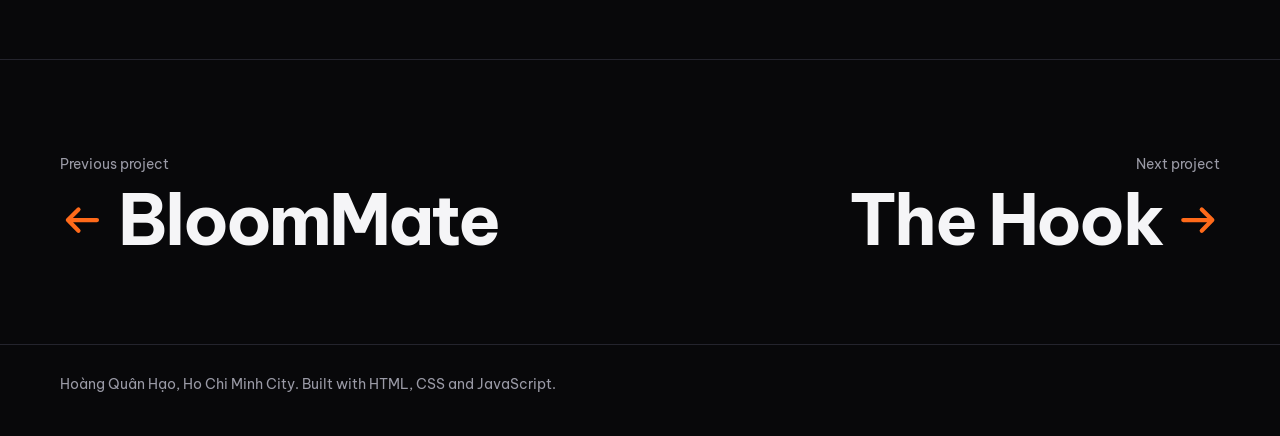
<file: work/lume/index.html>
<!doctype html>
<html lang="en">
<head>
<meta charset="utf-8">
<meta name="viewport" content="width=device-width, initial-scale=1, viewport-fit=cover">
<title>Lumé · Hoàng Quân Hạo</title>
<meta name="description" content="Lumé, a shopping app for women’s shoes that helps buyers pick the right size the first time. Built with Flutter and Firebase by a team of 4 in 2 weeks. I built the purchase flow and loyalty points.">
<meta name="theme-color" content="#08080A">
<link rel="canonical" href="https://wqhao216.github.io/wee_career/work/lume/">
<meta property="og:type" content="article">
<meta property="og:site_name" content="Hoàng Quân Hạo">
<meta property="og:title" content="Lumé · Project by Hoàng Quân Hạo">
<meta property="og:description" content="A shopping app for women’s shoes that helps buyers pick the right size the first time. Team of 4, 2 weeks, 23 screens. I built the purchase flow and loyalty points.">
<meta property="og:url" content="https://wqhao216.github.io/wee_career/work/lume/">
<meta property="og:image" content="https://wqhao216.github.io/wee_career/assets/img/og-cover.jpg">
<meta property="og:image:width" content="1200">
<meta property="og:image:height" content="630">
<meta property="og:locale" content="en_US">
<meta property="og:locale:alternate" content="vi_VN">
<meta name="twitter:card" content="summary_large_image">
<link rel="icon" href="../../assets/img/favicon.svg" type="image/svg+xml">
<link rel="preload" href="../../assets/fonts/be-vietnam-pro-700-latin.woff2" as="font" type="font/woff2" crossorigin>
<link rel="preload" href="../../assets/fonts/be-vietnam-pro-400-latin.woff2" as="font" type="font/woff2" crossorigin>
<script>try{if(localStorage.getItem("theme")==="light")document.documentElement.setAttribute("data-theme","light")}catch(e){}</script>
<link rel="stylesheet" href="../../assets/css/site.css">
<script src="../../i18n/en.js"></script>
<script src="../../i18n/vi.js"></script>
</head>
<body data-title="lm.title" data-desc="lm.desc">
<a class="skip" href="#main" data-i18n="c.skip"></a>

<header class="gnav">
  <div class="wrap">
    <a class="brand" href="../../">hạo<span class="dot">.</span><span class="sr-only" data-i18n="c.home"></span></a>
    <nav id="site-nav" data-i18n-attr="aria-label:c.nav">
      <ul>
        <li><a class="nl" href="../../#work" aria-current="page" data-i18n="c.work"></a></li>
        <li><a class="nl" href="../../about/" data-i18n="c.about"></a></li>
        <li class="cv"><a class="nl" href="../../assets/cv/Hoang-Quan-Hao-CV.pdf" download data-i18n="c.cv"></a></li>
      </ul>
    </nav>
    <div class="tools-r">
      <div class="lang" role="group" data-i18n-attr="aria-label:c.lang">
        <button type="button" data-lang="en" aria-pressed="true" data-i18n-attr="aria-label:c.lang.en">EN</button>
        <button type="button" data-lang="vi" aria-pressed="false" data-i18n-attr="aria-label:c.lang.vi">VI</button>
      </div>
      <button type="button" class="theme" role="switch" aria-checked="true" data-theme-toggle data-i18n-attr="aria-label:c.theme"><span></span></button>
      <button type="button" class="menu-btn" aria-expanded="false" aria-controls="site-nav" data-menu data-i18n="c.menu"></button>
    </div>
  </div>
</header>

<main id="main">
  <header class="cs-head">
    <div class="wrap">
      <h1 data-i18n="lm.name"></h1>
      <p class="sum" data-i18n="lm.summary"></p>
      <dl class="facts">
        <div><dt data-i18n="lm.m.role"></dt><dd data-i18n="lm.m.role.v"></dd></div>
        <div><dt data-i18n="lm.m.course"></dt><dd data-i18n="lm.m.course.v"></dd></div>
        <div><dt data-i18n="lm.m.stack"></dt><dd data-i18n="lm.m.stack.v"></dd></div>
        <div><dt data-i18n="lm.m.team"></dt><dd data-i18n-html="lm.m.team.v"></dd></div>
        <div><dt data-i18n="lm.m.time"></dt><dd data-i18n-html="lm.m.time.v"></dd></div>
        <div><dt data-i18n="lm.m.code"></dt><dd><a href="https://github.com/hienhuynh31241022763-jpg/lume_app" target="_blank" rel="noopener"><span data-i18n="lm.m.code.v"></span><span class="sr-only" data-i18n="c.newtab"></span></a></dd></div>
      </dl>
    </div>
  </header>

  <nav class="rail toc" data-i18n-attr="aria-label:cs.toc">
    <div class="wrap">
      <span class="name" data-i18n="lm.name"></span>
      <ol>
        <li><a href="#context" data-i18n="cs.context"></a></li>
        <li><a href="#problem" data-i18n="cs.problem"></a></li>
        <li><a href="#role" data-i18n="cs.role"></a></li>
        <li><a href="#process" data-i18n="cs.process"></a></li>
        <li><a href="#screens" data-i18n="cs.screens"></a></li>
        <li><a href="#results" data-i18n="cs.results"></a></li>
        <li><a href="#next" data-i18n="cs.next"></a></li>
      </ol>
    </div>
  </nav>

  <section class="cs-sec" id="context" aria-labelledby="h-context">
    <div class="wrap">
      <h2 id="h-context" data-i18n="cs.context"></h2>
      <div class="prose read">
        <p class="big reveal" data-i18n="lm.context.lead"></p>
        <p data-i18n="lm.context.p1"></p>
        <p data-i18n="lm.context.p2"></p>
        <p data-i18n="lm.context.p3"></p>
      </div>
    </div>
  </section>

  <section class="cs-sec" id="problem" aria-labelledby="h-problem">
    <div class="wrap">
      <h2 id="h-problem" data-i18n="cs.problem"></h2>
      <div class="prose read"><p data-i18n="lm.problem.p"></p></div>
      <ol class="pf reveal">
        <li>
          <div><span class="lbl" data-i18n="lm.pain"></span><b data-i18n="lm.pain1"></b><span data-i18n="lm.pain1.b"></span></div>
          <div><span class="lbl" data-i18n="lm.fix"></span><b class="fx" data-i18n="lm.fix1"></b><span data-i18n="lm.fix1.b"></span></div>
        </li>
        <li>
          <div><span class="lbl" data-i18n="lm.pain"></span><b data-i18n="lm.pain2"></b><span data-i18n="lm.pain2.b"></span></div>
          <div><span class="lbl" data-i18n="lm.fix"></span><b class="fx" data-i18n="lm.fix2"></b><span data-i18n="lm.fix2.b"></span></div>
        </li>
        <li>
          <div><span class="lbl" data-i18n="lm.pain"></span><b data-i18n="lm.pain3"></b><span data-i18n="lm.pain3.b"></span></div>
          <div><span class="lbl" data-i18n="lm.fix"></span><b class="fx" data-i18n="lm.fix3"></b><span data-i18n="lm.fix3.b"></span></div>
        </li>
      </ol>
    </div>
  </section>

  <section class="cs-sec" id="role" aria-labelledby="h-role">
    <div class="wrap">
      <h2 id="h-role" data-i18n="cs.role"></h2>
      <div class="prose read"><p data-i18n="lm.role.p1"></p><p data-i18n="lm.role.p2"></p></div>
    </div>
  </section>

  <section class="cs-sec" id="process" aria-labelledby="h-process">
    <div class="wrap">
      <h2 id="h-process" data-i18n="cs.process"></h2>
      <ol class="timeline reveal">
        <li><b data-i18n="lm.p.problem"></b><span data-i18n="lm.p.problem.v"></span></li>
        <li><b data-i18n="lm.p.users"></b><span data-i18n="lm.p.users.v"></span></li>
        <li><b data-i18n="lm.p.ia"></b><span data-i18n="lm.p.ia.v"></span></li>
        <li><b data-i18n="lm.p.arch"></b><span data-i18n="lm.p.arch.v"></span></li>
        <li><b data-i18n="lm.p.split"></b><span data-i18n="lm.p.split.v"></span></li>
      </ol>
      <figure class="plate reveal">
        <picture><source type="image/webp" srcset="../../assets/img/lume-sitemap.webp"><img src="../../assets/img/lume-sitemap.jpg" width="1600" height="900" loading="lazy" decoding="async" data-i18n-attr="alt:lm.img.map" alt=""></picture>
        <figcaption data-i18n="lm.cap.map"></figcaption>
      </figure>
      <h3 class="flow-h" data-i18n="lm.arch"></h3>
      <ol class="timeline reveal" style="margin-top:20px">
        <li><b data-i18n="lm.a1"></b><span data-i18n="lm.a1.v"></span></li>
        <li><b data-i18n="lm.a2"></b><span data-i18n="lm.a2.v"></span></li>
        <li><b data-i18n="lm.a3"></b><span data-i18n="lm.a3.v"></span></li>
        <li><b data-i18n="lm.a4"></b><span data-i18n="lm.a4.v"></span></li>
      </ol>
    </div>
  </section>

  <section class="cs-sec" id="screens" aria-labelledby="h-screens">
    <div class="wrap">
      <h2 id="h-screens" data-i18n="cs.screens"></h2>
      <div class="phones">
        <figure><picture><source type="image/webp" srcset="../../assets/img/lume-1.webp"><img class="phone-img" src="../../assets/img/lume-1.jpg" width="720" height="1600" loading="lazy" decoding="async" data-i18n-attr="alt:lm.img.home" alt=""></picture><figcaption data-i18n="lm.s.home"></figcaption></figure>
        <figure><picture><source type="image/webp" srcset="../../assets/img/lume-2.webp"><img class="phone-img" src="../../assets/img/lume-2.jpg" width="720" height="1600" loading="lazy" decoding="async" data-i18n-attr="alt:lm.img.cart" alt=""></picture><figcaption data-i18n="lm.s.cart"></figcaption></figure>
        <figure><picture><source type="image/webp" srcset="../../assets/img/lume-3.webp"><img class="phone-img" src="../../assets/img/lume-3.jpg" width="720" height="1600" loading="lazy" decoding="async" data-i18n-attr="alt:lm.img.checkout" alt=""></picture><figcaption data-i18n="lm.s.checkout"></figcaption></figure>
        <figure><picture><source type="image/webp" srcset="../../assets/img/lume-4.webp"><img class="phone-img" src="../../assets/img/lume-4.jpg" width="720" height="1600" loading="lazy" decoding="async" data-i18n-attr="alt:lm.img.points" alt=""></picture><figcaption data-i18n="lm.s.points"></figcaption></figure>
      </div>
    </div>
  </section>

  <section class="cs-sec" id="results" aria-labelledby="h-results">
    <div class="wrap">
      <h2 id="h-results" data-i18n="cs.results"></h2>
      <div class="prose read"><p data-i18n="lm.results.p"></p></div>
      <div class="stats reveal" style="max-width:48rem">
        <div class="stat"><div class="n"><span data-num="23" data-count></span></div><p data-i18n="lm.r1"></p></div>
        <div class="stat"><div class="n"><span data-num="33" data-count></span></div><p data-i18n="lm.r2"></p></div>
        <div class="stat"><div class="n"><span data-num="6" data-count></span></div><p data-i18n="lm.r3"></p></div>
      </div>
    </div>
  </section>

  <section class="cs-sec" id="next" aria-labelledby="h-next">
    <div class="wrap">
      <h2 id="h-next" data-i18n="cs.next"></h2>
      <ul class="nexts">
        <li><svg width="16" height="16" viewBox="0 0 16 16" fill="none" stroke="currentColor" stroke-width="1.6" stroke-linecap="round" stroke-linejoin="round" aria-hidden="true"><path d="M2 8h11M9 4l4 4-4 4"/></svg><span data-i18n="lm.n1"></span></li>
        <li><svg width="16" height="16" viewBox="0 0 16 16" fill="none" stroke="currentColor" stroke-width="1.6" stroke-linecap="round" stroke-linejoin="round" aria-hidden="true"><path d="M2 8h11M9 4l4 4-4 4"/></svg><span data-i18n="lm.n2"></span></li>
      </ul>
      <div class="links" style="margin-top:32px">
        <a class="go ext" href="https://github.com/hienhuynh31241022763-jpg/lume_app" target="_blank" rel="noopener"><span data-i18n="lm.code"></span><span class="sr-only" data-i18n="c.newtab"></span><svg width="16" height="16" viewBox="0 0 16 16" fill="none" stroke="currentColor" stroke-width="1.6" stroke-linecap="round" stroke-linejoin="round" aria-hidden="true"><path d="M5 11 11 5M6 5h5v5"/></svg></a>
      </div>
    </div>
    <nav class="next-proj" data-i18n-attr="aria-label:cs.nextproj">
      <div class="wrap pn-grid">
        <a class="prev" href="../bloommate/">
          <span class="k" data-i18n="cs.prevproj"></span>
          <span class="t"><svg viewBox="0 0 16 16" fill="none" stroke="currentColor" stroke-width="1.6" stroke-linecap="round" stroke-linejoin="round" aria-hidden="true"><path d="M14 8H3M7 4 3 8l4 4"/></svg><span data-i18n="bm.name"></span></span>
        </a>
        <a class="next" href="../the-hook/">
          <span class="k" data-i18n="cs.nextproj"></span>
          <span class="t"><span data-i18n="hk.name"></span><svg viewBox="0 0 16 16" fill="none" stroke="currentColor" stroke-width="1.6" stroke-linecap="round" stroke-linejoin="round" aria-hidden="true"><path d="M2 8h11M9 4l4 4-4 4"/></svg></span>
        </a>
      </div>
    </nav>
  </section>
</main>

<footer class="foot">
  <div class="wrap"><p data-i18n="c.footer"></p></div>
</footer>

<script src="../../assets/js/site.js"></script>
</body>
</html>
</file>
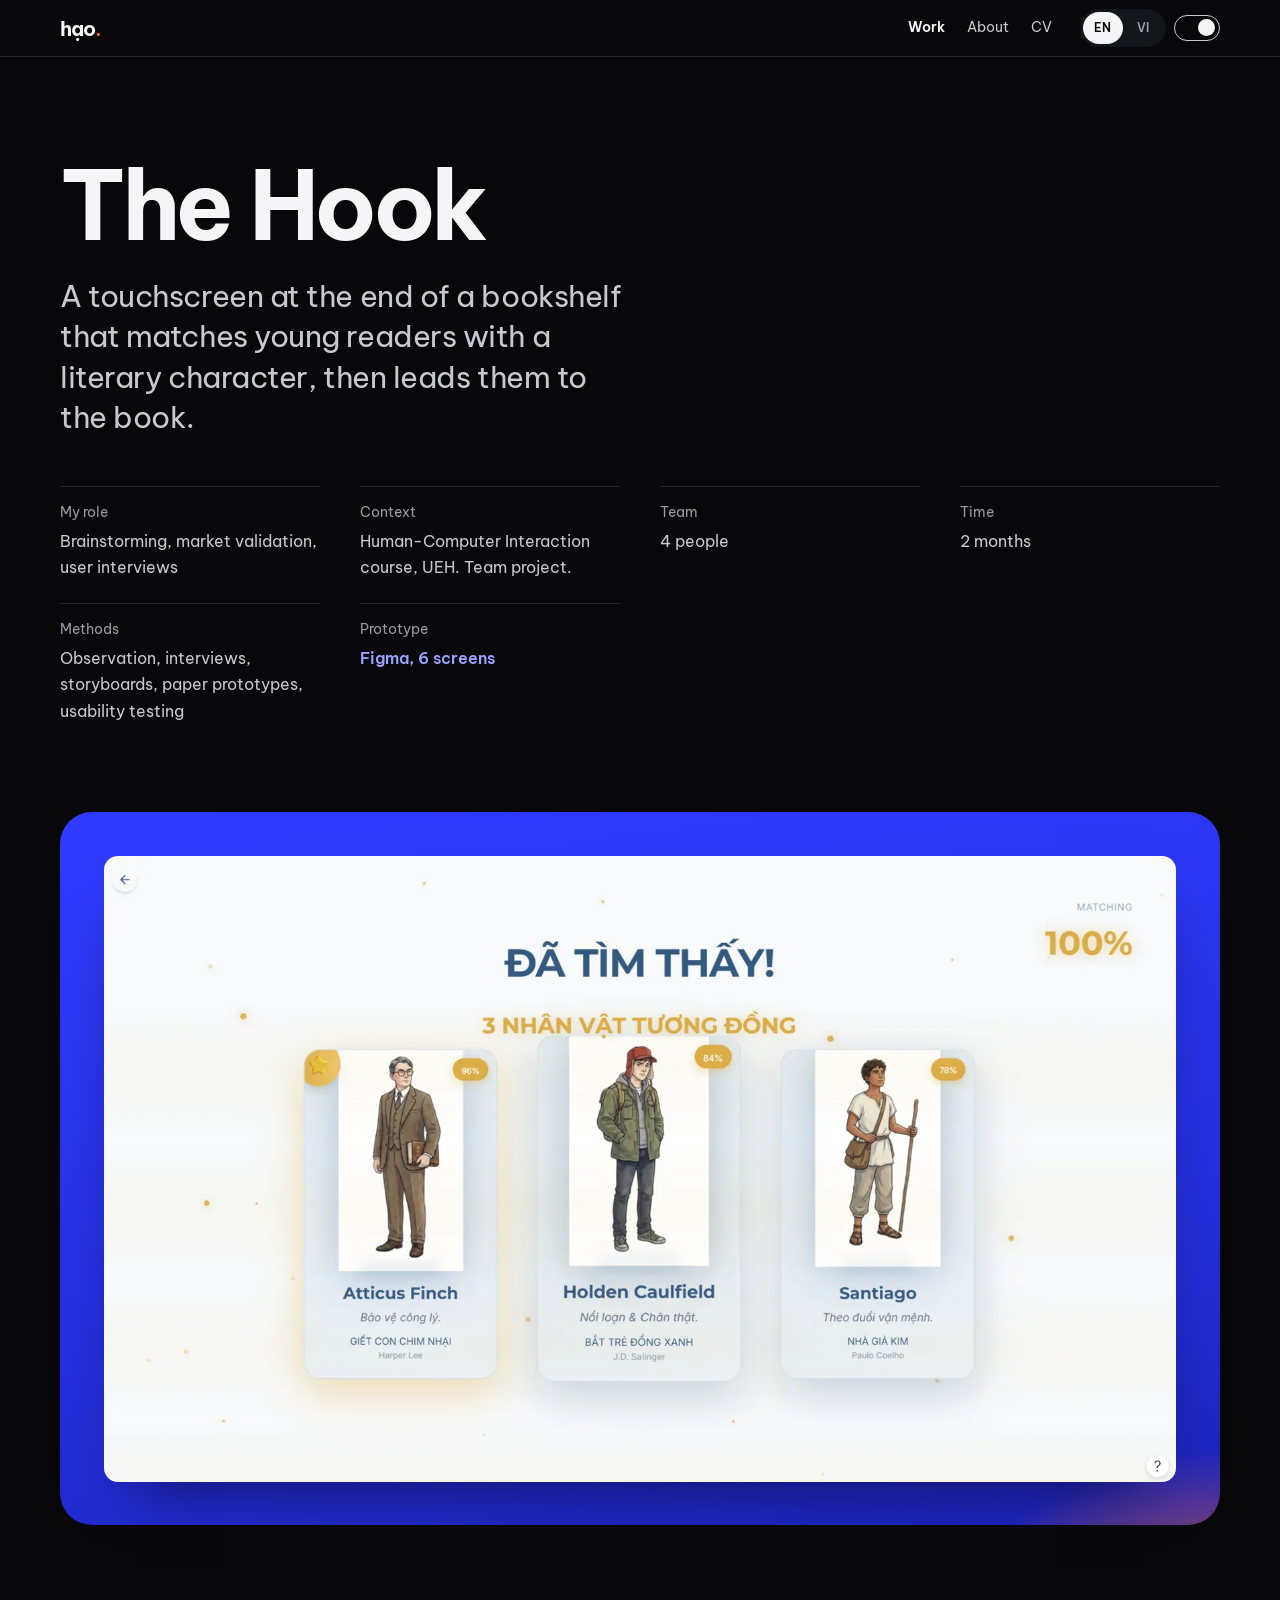
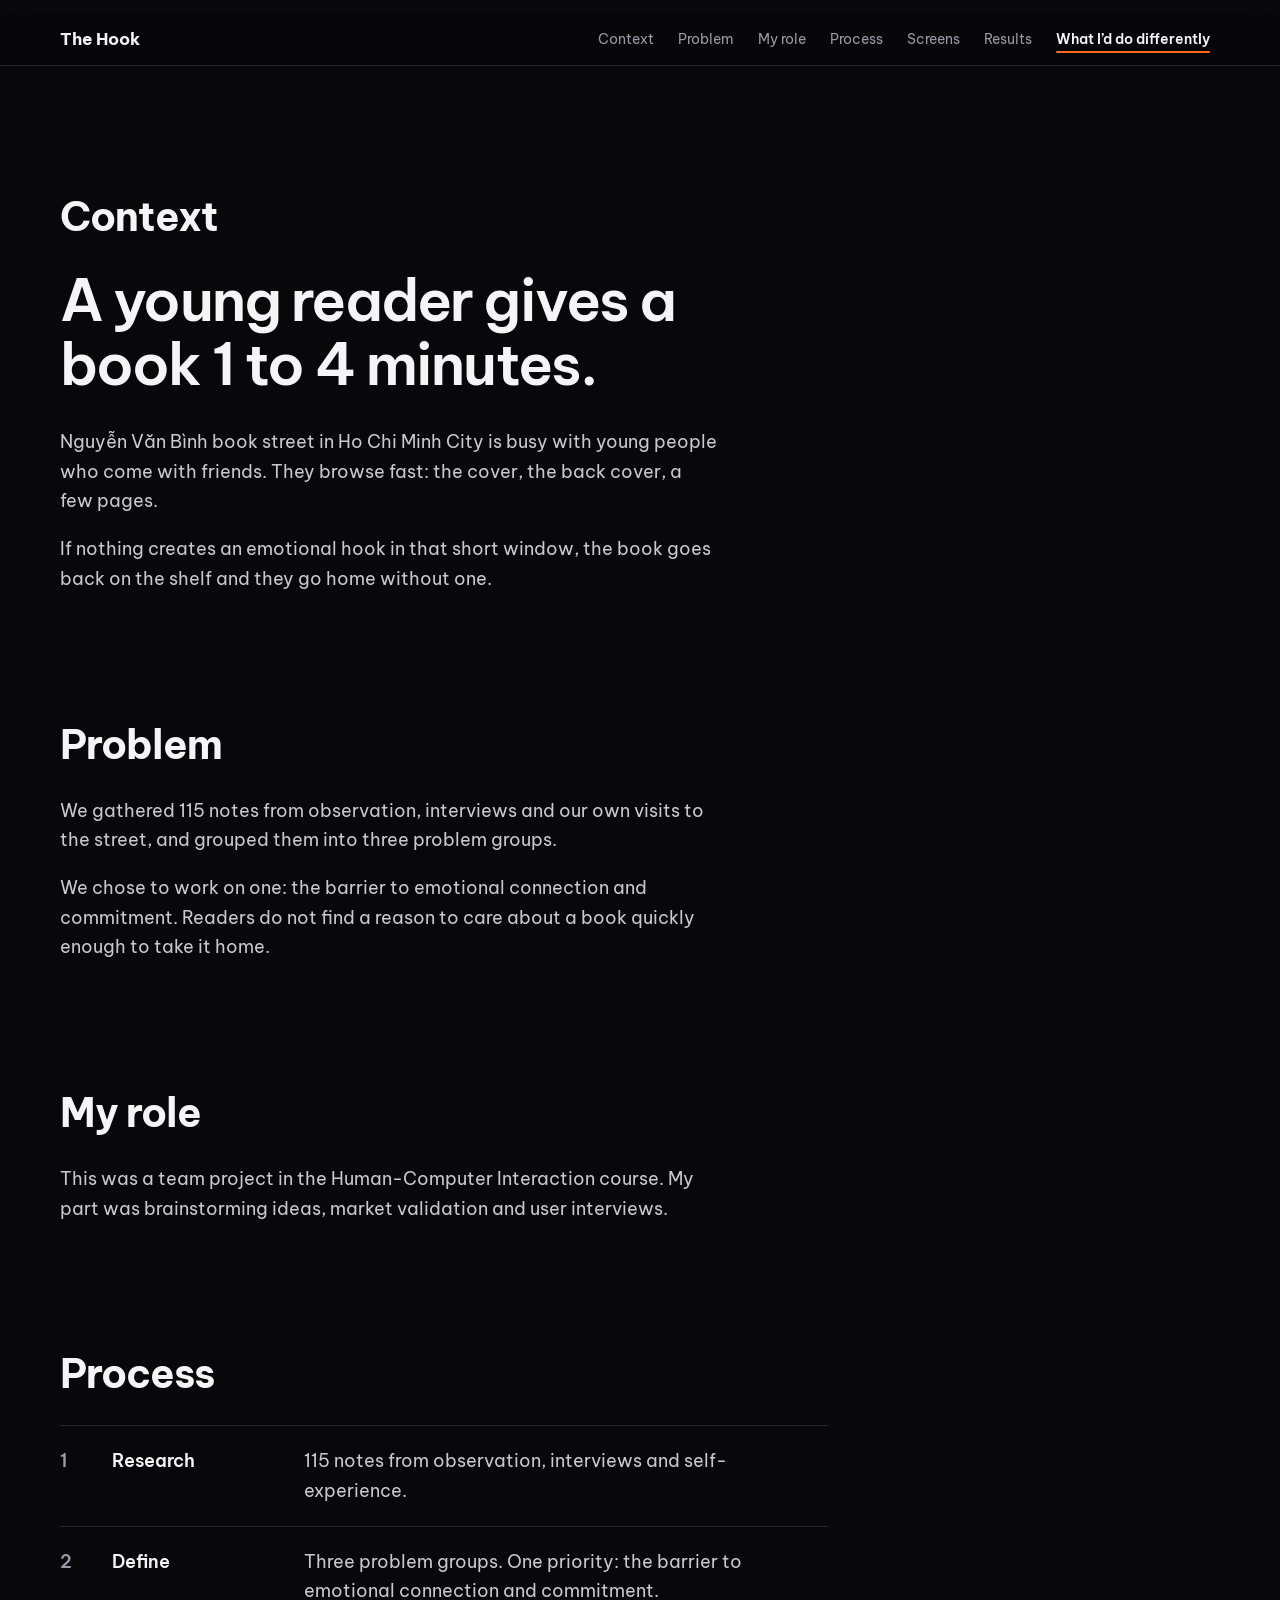
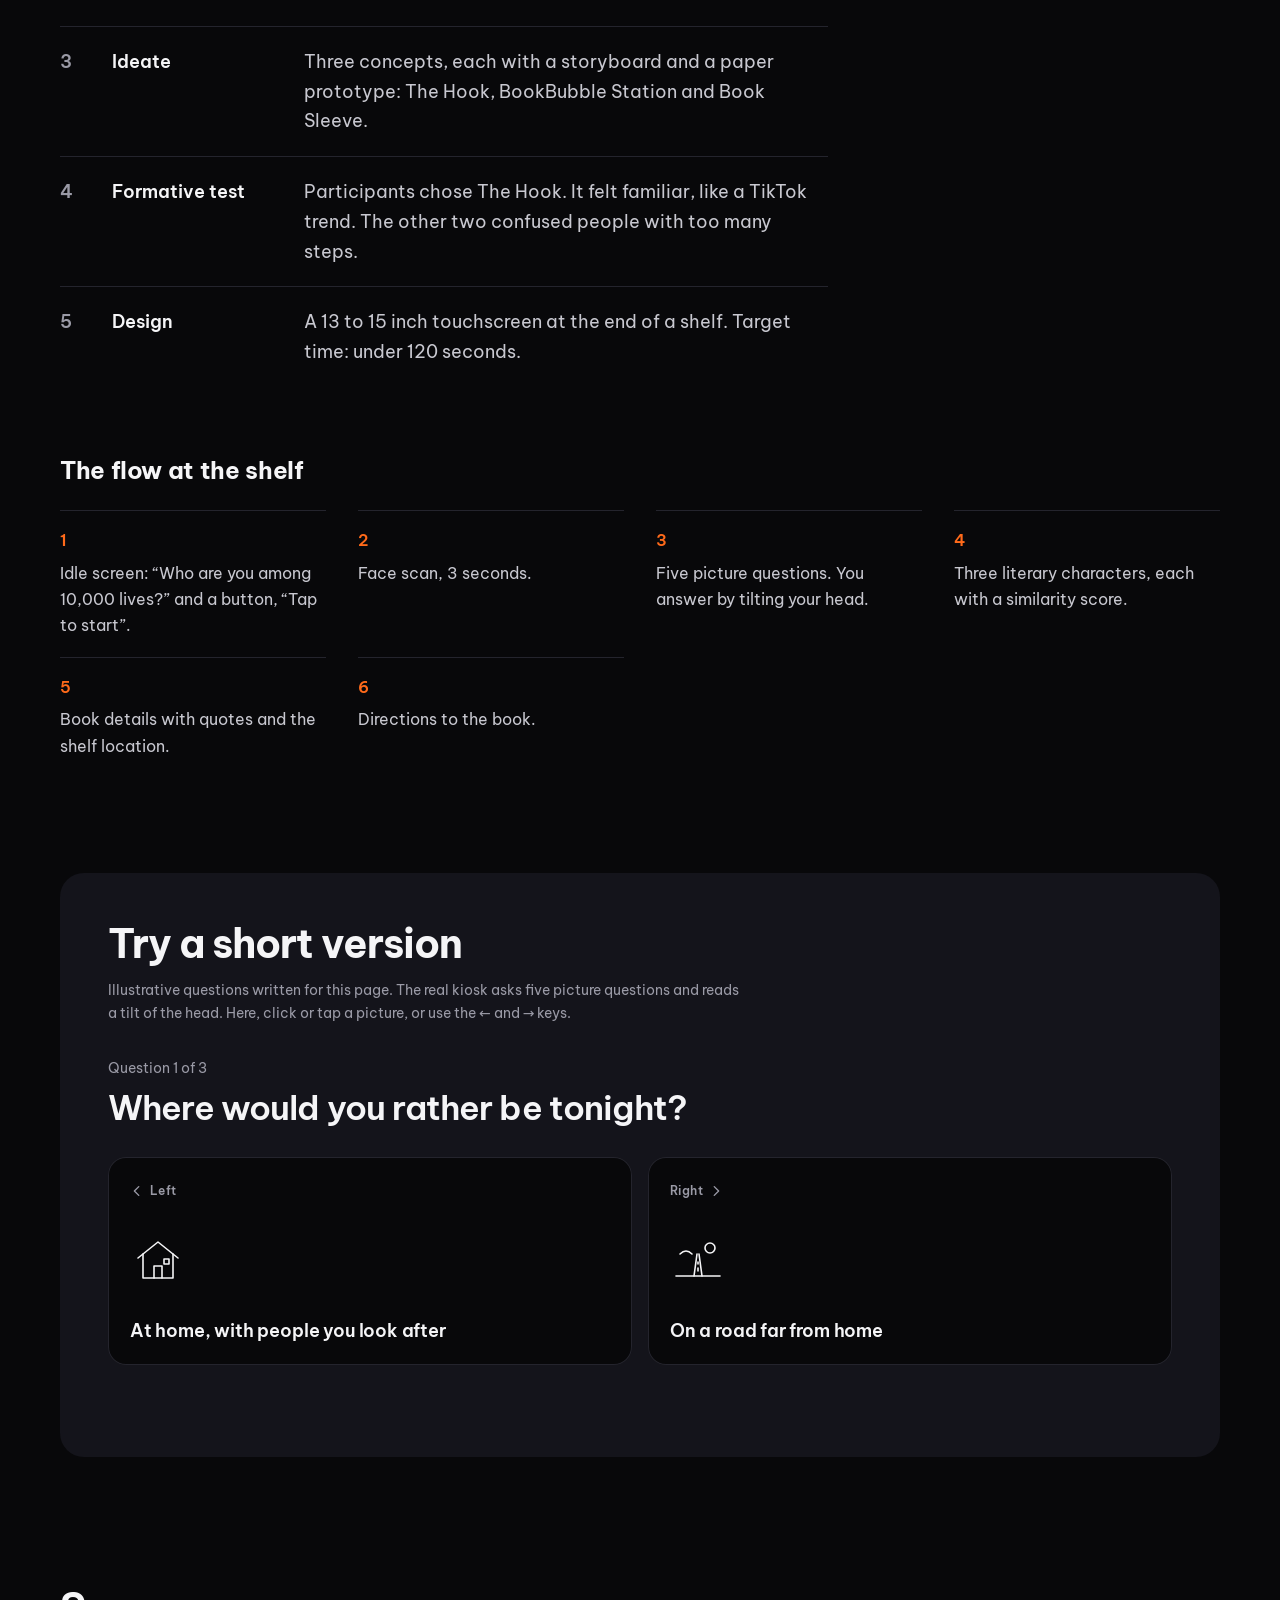
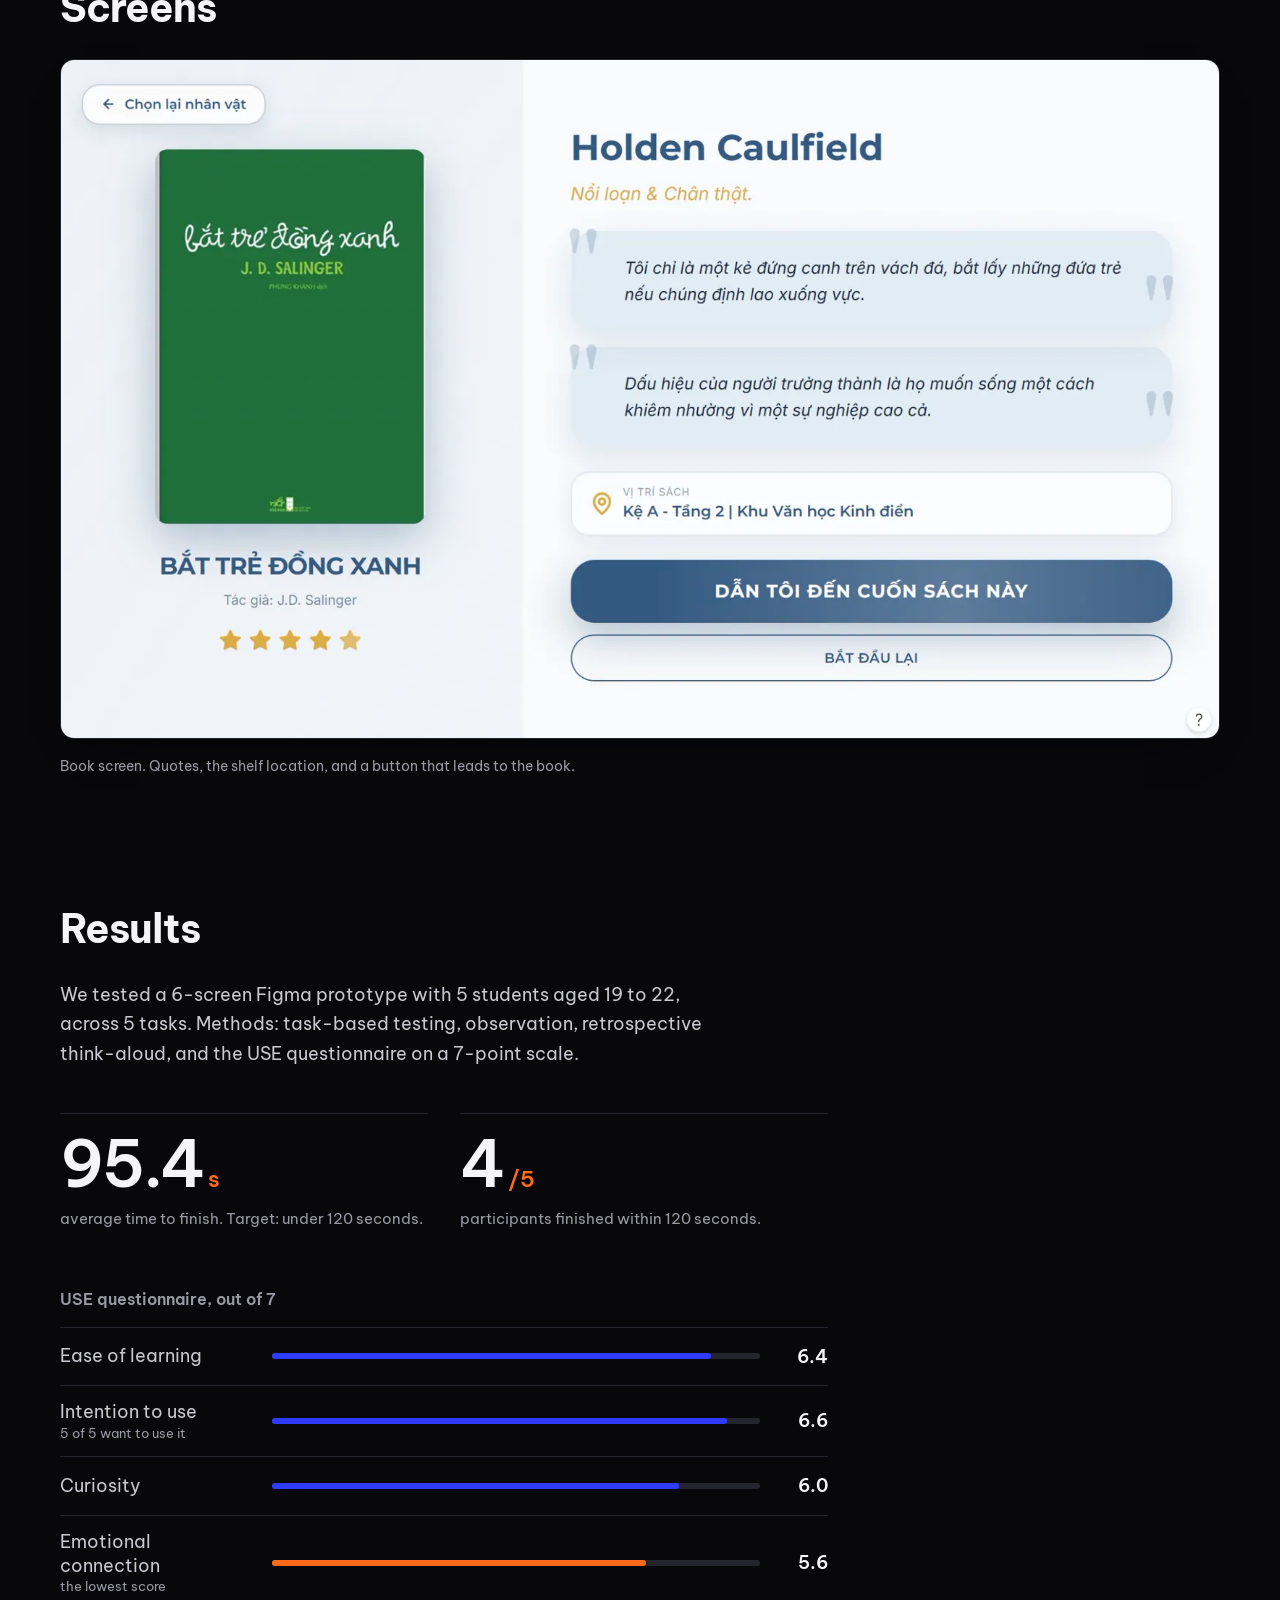
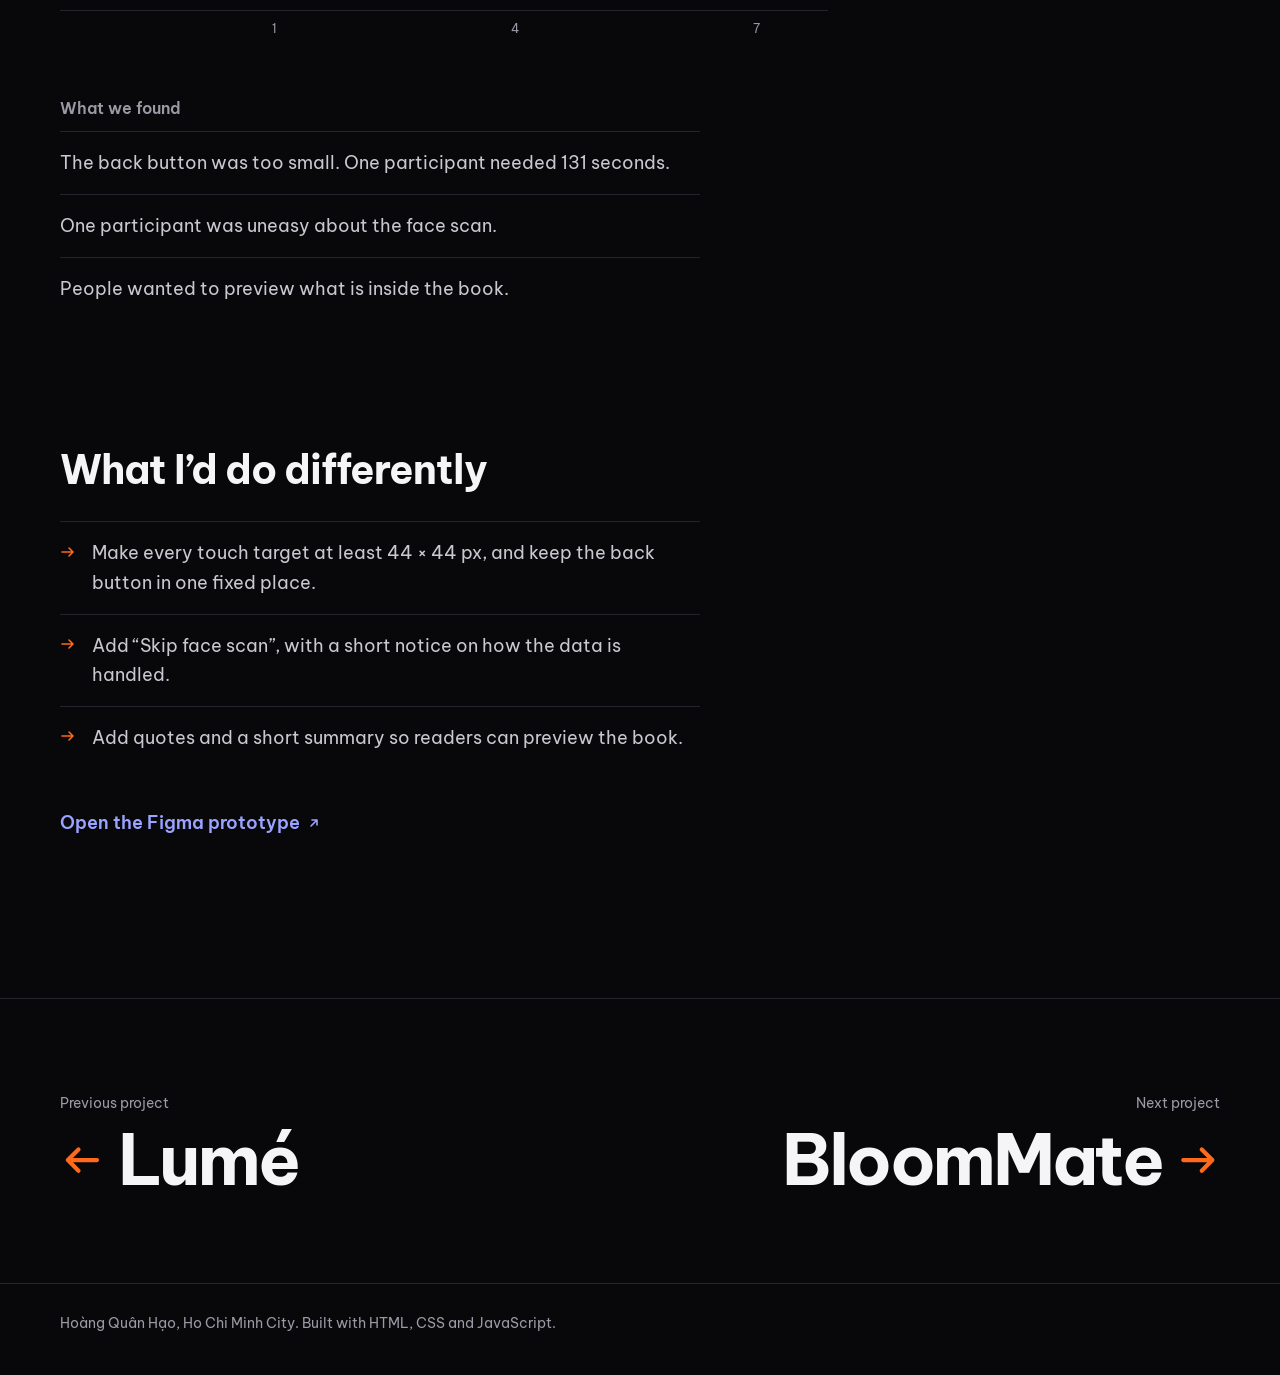
<file: work/the-hook/index.html>
<!doctype html>
<html lang="en">
<head>
<meta charset="utf-8">
<meta name="viewport" content="width=device-width, initial-scale=1, viewport-fit=cover">
<title>The Hook · Hoàng Quân Hạo</title>
<meta name="description" content="Case study: a touchscreen at the end of a bookshelf that matches young readers with a literary character. Research, concepts and usability test results.">
<meta name="theme-color" content="#08080A">
<link rel="canonical" href="https://wqhao216.github.io/wee_career/work/the-hook/">
<meta property="og:type" content="article">
<meta property="og:site_name" content="Hoàng Quân Hạo">
<meta property="og:title" content="The Hook · Case study by Hoàng Quân Hạo">
<meta property="og:description" content="A touchscreen at the end of a bookshelf that matches young readers with a literary character. 5 participants, 95.4 s average, 6.6/7 intention to use.">
<meta property="og:url" content="https://wqhao216.github.io/wee_career/work/the-hook/">
<meta property="og:image" content="https://wqhao216.github.io/wee_career/assets/img/hook-match.jpg">
<meta property="og:image:width" content="1600">
<meta property="og:image:height" content="934">
<meta property="og:locale" content="en_US">
<meta property="og:locale:alternate" content="vi_VN">
<meta name="twitter:card" content="summary_large_image">
<link rel="icon" href="../../assets/img/favicon.svg" type="image/svg+xml">
<link rel="preload" href="../../assets/fonts/be-vietnam-pro-700-latin.woff2" as="font" type="font/woff2" crossorigin>
<link rel="preload" href="../../assets/fonts/be-vietnam-pro-400-latin.woff2" as="font" type="font/woff2" crossorigin>
<script>try{if(localStorage.getItem("theme")==="light")document.documentElement.setAttribute("data-theme","light")}catch(e){}</script>
<link rel="stylesheet" href="../../assets/css/site.css">
<script src="../../i18n/en.js"></script>
<script src="../../i18n/vi.js"></script>
</head>
<body data-title="hk.title" data-desc="hk.desc">
<a class="skip" href="#main" data-i18n="c.skip"></a>

<header class="gnav">
  <div class="wrap">
    <a class="brand" href="../../">hạo<span class="dot">.</span><span class="sr-only" data-i18n="c.home"></span></a>
    <nav id="site-nav" data-i18n-attr="aria-label:c.nav">
      <ul>
        <li><a class="nl" href="../../#work" aria-current="page" data-i18n="c.work"></a></li>
        <li><a class="nl" href="../../about/" data-i18n="c.about"></a></li>
        <li class="cv"><a class="nl" href="../../assets/cv/Hoang-Quan-Hao-CV.pdf" download data-i18n="c.cv"></a></li>
      </ul>
    </nav>
    <div class="tools-r">
      <div class="lang" role="group" data-i18n-attr="aria-label:c.lang">
        <button type="button" data-lang="en" aria-pressed="true" data-i18n-attr="aria-label:c.lang.en">EN</button>
        <button type="button" data-lang="vi" aria-pressed="false" data-i18n-attr="aria-label:c.lang.vi">VI</button>
      </div>
      <button type="button" class="theme" role="switch" aria-checked="true" data-theme-toggle data-i18n-attr="aria-label:c.theme"><span></span></button>
      <button type="button" class="menu-btn" aria-expanded="false" aria-controls="site-nav" data-menu data-i18n="c.menu"></button>
    </div>
  </div>
</header>

<main id="main">
  <header class="cs-head">
    <div class="wrap">
      <h1 data-i18n="hk.name"></h1>
      <p class="sum" data-i18n="hk.summary"></p>
      <dl class="facts">
        <div><dt data-i18n="hk.m.role"></dt><dd data-i18n="hk.m.role.v"></dd></div>
        <div><dt data-i18n="hk.m.course"></dt><dd data-i18n="hk.m.course.v"></dd></div>
        <div><dt data-i18n="hk.m.team"></dt><dd data-i18n-html="hk.m.team.v"></dd></div>
        <div><dt data-i18n="hk.m.time"></dt><dd data-i18n-html="hk.m.time.v"></dd></div>
        <div><dt data-i18n="hk.m.methods"></dt><dd data-i18n="hk.m.methods.v"></dd></div>
        <div><dt data-i18n="hk.m.proto"></dt><dd><a href="https://www.figma.com/make/pjoVRIEDJwOMaLJPyXXJXp/Design-System-Specification?t=n7qT0iYgbs7DdBte-1" target="_blank" rel="noopener"><span data-i18n="hk.m.proto.v"></span><span class="sr-only" data-i18n="c.newtab"></span></a></dd></div>
      </dl>
      <figure class="plate">
        <picture><source type="image/webp" srcset="../../assets/img/hook-match.webp"><img src="../../assets/img/hook-match.jpg" width="1600" height="934" fetchpriority="high" decoding="async" data-i18n-attr="alt:hk.hero.img" alt=""></picture>
      </figure>
    </div>
  </header>

  <nav class="rail toc" data-i18n-attr="aria-label:cs.toc">
    <div class="wrap">
      <span class="name" data-i18n="hk.name"></span>
      <ol>
        <li><a href="#context" data-i18n="cs.context"></a></li>
        <li><a href="#problem" data-i18n="cs.problem"></a></li>
        <li><a href="#role" data-i18n="cs.role"></a></li>
        <li><a href="#process" data-i18n="cs.process"></a></li>
        <li><a href="#screens" data-i18n="cs.screens"></a></li>
        <li><a href="#results" data-i18n="cs.results"></a></li>
        <li><a href="#next" data-i18n="cs.next"></a></li>
      </ol>
    </div>
  </nav>

  <section class="cs-sec" id="context" aria-labelledby="h-context">
    <div class="wrap">
      <h2 id="h-context" data-i18n="cs.context"></h2>
      <div class="prose read">
        <p class="big reveal" data-i18n="hk.context.lead"></p>
        <p data-i18n="hk.context.p1"></p>
        <p data-i18n="hk.context.p2"></p>
      </div>
    </div>
  </section>

  <section class="cs-sec" id="problem" aria-labelledby="h-problem">
    <div class="wrap">
      <h2 id="h-problem" data-i18n="cs.problem"></h2>
      <div class="prose read">
        <p data-i18n="hk.problem.p1"></p>
        <p data-i18n="hk.problem.p2"></p>
      </div>
    </div>
  </section>

  <section class="cs-sec" id="role" aria-labelledby="h-role">
    <div class="wrap">
      <h2 id="h-role" data-i18n="cs.role"></h2>
      <div class="prose read"><p data-i18n="hk.role.p1"></p></div>
    </div>
  </section>

  <section class="cs-sec" id="process" aria-labelledby="h-process">
    <div class="wrap">
      <h2 id="h-process" data-i18n="cs.process"></h2>
      <ol class="timeline reveal">
        <li><b data-i18n="hk.p.research"></b><span data-i18n="hk.p.research.v"></span></li>
        <li><b data-i18n="hk.p.define"></b><span data-i18n="hk.p.define.v"></span></li>
        <li><b data-i18n="hk.p.ideate"></b><span data-i18n="hk.p.ideate.v"></span></li>
        <li><b data-i18n="hk.p.formative"></b><span data-i18n="hk.p.formative.v"></span></li>
        <li><b data-i18n="hk.p.design"></b><span data-i18n="hk.p.design.v"></span></li>
      </ol>

      <h3 class="flow-h" data-i18n="hk.flow"></h3>
      <ol class="flow reveal">
        <li data-i18n="hk.f1"></li>
        <li data-i18n="hk.f2"></li>
        <li data-i18n="hk.f3"></li>
        <li data-i18n="hk.f4"></li>
        <li data-i18n="hk.f5"></li>
        <li data-i18n="hk.f6"></li>
      </ol>

      <div class="sim" id="sim" data-img="../../assets/img/">
        <div class="sim-head">
          <h3 data-i18n="sim.title"></h3>
        </div>
        <p class="sim-note" data-i18n="sim.note"></p>
        <div class="sim-stage"></div>
        <p class="sr-only sim-live" aria-live="polite"></p>
      </div>
    </div>
  </section>

  <section class="cs-sec" id="screens" aria-labelledby="h-screens">
    <div class="wrap">
      <h2 id="h-screens" data-i18n="cs.screens"></h2>
      <div class="pair">
        <figure class="shot reveal" style="margin-top:0">
          <picture><source type="image/webp" srcset="../../assets/img/hook-book.webp"><img src="../../assets/img/hook-book.jpg" width="1600" height="936" loading="lazy" decoding="async" data-i18n-attr="alt:hk.screens.book.img" alt=""></picture>
          <figcaption data-i18n="hk.screens.book"></figcaption>
        </figure>
      </div>
    </div>
  </section>

  <section class="cs-sec" id="results" aria-labelledby="h-results">
    <div class="wrap">
      <h2 id="h-results" data-i18n="cs.results"></h2>
      <div class="prose read"><p data-i18n="hk.r.setup"></p></div>
      <div class="stats reveal" style="grid-template-columns:repeat(auto-fit,minmax(min(100%,15rem),1fr));max-width:48rem">
        <div class="stat"><div class="n"><span data-num="95.4" data-dec="1" data-count></span><small data-i18n="c.sec"></small></div><p data-i18n="hk.r.time"></p></div>
        <div class="stat"><div class="n"><span data-num="4" data-count></span><small>/5</small></div><p data-i18n="hk.r.within"></p></div>
      </div>

      <div class="scale">
        <h3 data-i18n="hk.r.scale"></h3>
        <ul>
          <li><span class="lab" data-i18n="hk.r.ease"></span><span class="track"><span class="fill" style="width:calc((6.4 - 1) / 6 * 100%)"></span></span><span class="v" data-num="6.4" data-dec="1"></span></li>
          <li><span class="lab"><span data-i18n="hk.r.intent"></span><small data-i18n="hk.r.intent.note"></small></span><span class="track"><span class="fill" style="width:calc((6.6 - 1) / 6 * 100%)"></span></span><span class="v" data-num="6.6" data-dec="1"></span></li>
          <li><span class="lab" data-i18n="hk.r.curious"></span><span class="track"><span class="fill" style="width:calc((6 - 1) / 6 * 100%)"></span></span><span class="v" data-num="6" data-dec="1"></span></li>
          <li class="low"><span class="lab"><span data-i18n="hk.r.emotion"></span><small data-i18n="hk.r.emotion.note"></small></span><span class="track"><span class="fill" style="width:calc((5.6 - 1) / 6 * 100%)"></span></span><span class="v" data-num="5.6" data-dec="1"></span></li>
        </ul>
        <div class="axis" aria-hidden="true"><span></span><span><span>1</span><span>4</span><span>7</span></span><span></span></div>
      </div>

      <div class="found">
        <h3 data-i18n="hk.r.found"></h3>
        <ul class="plain" style="list-style:none">
          <li data-i18n="hk.r.f1"></li>
          <li data-i18n="hk.r.f2"></li>
          <li data-i18n="hk.r.f3"></li>
        </ul>
      </div>
    </div>
  </section>

  <section class="cs-sec" id="next" aria-labelledby="h-next">
    <div class="wrap">
      <h2 id="h-next" data-i18n="cs.next"></h2>
      <ul class="nexts">
        <li><svg width="16" height="16" viewBox="0 0 16 16" fill="none" stroke="currentColor" stroke-width="1.6" stroke-linecap="round" stroke-linejoin="round" aria-hidden="true"><path d="M2 8h11M9 4l4 4-4 4"/></svg><span data-i18n="hk.n1"></span></li>
        <li><svg width="16" height="16" viewBox="0 0 16 16" fill="none" stroke="currentColor" stroke-width="1.6" stroke-linecap="round" stroke-linejoin="round" aria-hidden="true"><path d="M2 8h11M9 4l4 4-4 4"/></svg><span data-i18n="hk.n2"></span></li>
        <li><svg width="16" height="16" viewBox="0 0 16 16" fill="none" stroke="currentColor" stroke-width="1.6" stroke-linecap="round" stroke-linejoin="round" aria-hidden="true"><path d="M2 8h11M9 4l4 4-4 4"/></svg><span data-i18n="hk.n3"></span></li>
      </ul>
      <div class="links" style="margin-top:32px">
        <a class="go ext" href="https://www.figma.com/make/pjoVRIEDJwOMaLJPyXXJXp/Design-System-Specification?t=n7qT0iYgbs7DdBte-1" target="_blank" rel="noopener"><span data-i18n="hk.figma"></span><span class="sr-only" data-i18n="c.newtab"></span><svg width="16" height="16" viewBox="0 0 16 16" fill="none" stroke="currentColor" stroke-width="1.6" stroke-linecap="round" stroke-linejoin="round" aria-hidden="true"><path d="M5 11 11 5M6 5h5v5"/></svg></a>
      </div>
    </div>
    <nav class="next-proj" data-i18n-attr="aria-label:cs.nextproj">
      <div class="wrap pn-grid">
        <a class="prev" href="../lume/">
          <span class="k" data-i18n="cs.prevproj"></span>
          <span class="t"><svg viewBox="0 0 16 16" fill="none" stroke="currentColor" stroke-width="1.6" stroke-linecap="round" stroke-linejoin="round" aria-hidden="true"><path d="M14 8H3M7 4 3 8l4 4"/></svg><span data-i18n="lm.name"></span></span>
        </a>
        <a class="next" href="../bloommate/">
          <span class="k" data-i18n="cs.nextproj"></span>
          <span class="t"><span data-i18n="bm.name"></span><svg viewBox="0 0 16 16" fill="none" stroke="currentColor" stroke-width="1.6" stroke-linecap="round" stroke-linejoin="round" aria-hidden="true"><path d="M2 8h11M9 4l4 4-4 4"/></svg></span>
        </a>
      </div>
    </nav>
  </section>
</main>

<footer class="foot">
  <div class="wrap"><p data-i18n="c.footer"></p></div>
</footer>

<script src="../../assets/js/site.js"></script>
</body>
</html>
</file>
<file: assets/css/site.css>
/* Be Vietnam Pro, SIL Open Font License 1.1. Self-hosted subsets: Vietnamese, Latin Extended, Latin. */
@font-face{font-family:"Be Vietnam Pro";font-style:normal;font-weight:400;font-display:swap;src:url("../fonts/be-vietnam-pro-400-vietnamese.woff2") format("woff2");unicode-range:U+0102-0103, U+0110-0111, U+0128-0129, U+0168-0169, U+01A0-01A1, U+01AF-01B0, U+0300-0301, U+0303-0304, U+0308-0309, U+0323, U+0329, U+1EA0-1EF9, U+20AB;}
@font-face{font-family:"Be Vietnam Pro";font-style:normal;font-weight:400;font-display:swap;src:url("../fonts/be-vietnam-pro-400-latin-ext.woff2") format("woff2");unicode-range:U+0100-02BA, U+02BD-02C5, U+02C7-02CC, U+02CE-02D7, U+02DD-02FF, U+0304, U+0308, U+0329, U+1D00-1DBF, U+1E00-1E9F, U+1EF2-1EFF, U+2020, U+20A0-20AB, U+20AD-20C4, U+2113, U+2C60-2C7F, U+A720-A7FF;}
@font-face{font-family:"Be Vietnam Pro";font-style:normal;font-weight:400;font-display:swap;src:url("../fonts/be-vietnam-pro-400-latin.woff2") format("woff2");unicode-range:U+0000-00FF, U+0131, U+0152-0153, U+02BB-02BC, U+02C6, U+02DA, U+02DC, U+0304, U+0308, U+0329, U+2000-206F, U+20AC, U+2122, U+2191, U+2193, U+2212, U+2215, U+FEFF, U+FFFD;}
@font-face{font-family:"Be Vietnam Pro";font-style:normal;font-weight:600;font-display:swap;src:url("../fonts/be-vietnam-pro-600-vietnamese.woff2") format("woff2");unicode-range:U+0102-0103, U+0110-0111, U+0128-0129, U+0168-0169, U+01A0-01A1, U+01AF-01B0, U+0300-0301, U+0303-0304, U+0308-0309, U+0323, U+0329, U+1EA0-1EF9, U+20AB;}
@font-face{font-family:"Be Vietnam Pro";font-style:normal;font-weight:600;font-display:swap;src:url("../fonts/be-vietnam-pro-600-latin-ext.woff2") format("woff2");unicode-range:U+0100-02BA, U+02BD-02C5, U+02C7-02CC, U+02CE-02D7, U+02DD-02FF, U+0304, U+0308, U+0329, U+1D00-1DBF, U+1E00-1E9F, U+1EF2-1EFF, U+2020, U+20A0-20AB, U+20AD-20C4, U+2113, U+2C60-2C7F, U+A720-A7FF;}
@font-face{font-family:"Be Vietnam Pro";font-style:normal;font-weight:600;font-display:swap;src:url("../fonts/be-vietnam-pro-600-latin.woff2") format("woff2");unicode-range:U+0000-00FF, U+0131, U+0152-0153, U+02BB-02BC, U+02C6, U+02DA, U+02DC, U+0304, U+0308, U+0329, U+2000-206F, U+20AC, U+2122, U+2191, U+2193, U+2212, U+2215, U+FEFF, U+FFFD;}
@font-face{font-family:"Be Vietnam Pro";font-style:normal;font-weight:700;font-display:swap;src:url("../fonts/be-vietnam-pro-700-vietnamese.woff2") format("woff2");unicode-range:U+0102-0103, U+0110-0111, U+0128-0129, U+0168-0169, U+01A0-01A1, U+01AF-01B0, U+0300-0301, U+0303-0304, U+0308-0309, U+0323, U+0329, U+1EA0-1EF9, U+20AB;}
@font-face{font-family:"Be Vietnam Pro";font-style:normal;font-weight:700;font-display:swap;src:url("../fonts/be-vietnam-pro-700-latin-ext.woff2") format("woff2");unicode-range:U+0100-02BA, U+02BD-02C5, U+02C7-02CC, U+02CE-02D7, U+02DD-02FF, U+0304, U+0308, U+0329, U+1D00-1DBF, U+1E00-1E9F, U+1EF2-1EFF, U+2020, U+20A0-20AB, U+20AD-20C4, U+2113, U+2C60-2C7F, U+A720-A7FF;}
@font-face{font-family:"Be Vietnam Pro";font-style:normal;font-weight:700;font-display:swap;src:url("../fonts/be-vietnam-pro-700-latin.woff2") format("woff2");unicode-range:U+0000-00FF, U+0131, U+0152-0153, U+02BB-02BC, U+02C6, U+02DA, U+02DC, U+0304, U+0308, U+0329, U+2000-206F, U+20AC, U+2122, U+2191, U+2193, U+2212, U+2215, U+FEFF, U+FFFD;}

/* Hoàng Quân Hạo portfolio. Black ground, electric blue panels, a hot orange ember for emphasis. Dark by default; light on request. */

:root {
  --bg: #08080A;
  --bg-2: #14141B;
  --ink: #F5F5F7;
  --ink-2: #C8C8D0;
  --muted: #9A9AA6;
  --line: #24242D;
  --accent: #FF6A1A;            /* orange as text: links, the marked fact, focus */
  --accent-tint: #3A1A0C;
  --orange: #FF6A1A;            /* orange as fill: primary button, dot, active step */
  --on-orange: #08080A;
  --orange-display: #FF6A1A;    /* orange for display-size text only */
  --blue: #2F3BFF;              /* blue as fill: panels, pills */
  --blue-deep: #161C9E;
  --blue-ink: #9AA3FF;          /* blue as text on the ground */
  --on-blue: #FFFFFF;
  --on-blue-2: #DADDFF;
  --on-ink: #08080A;
  --material: rgba(8, 8, 10, 0.72);
  --shot-shadow: 0 18px 36px -22px rgba(0, 0, 0, 0.8);
  --ph: #16161E;
  --grid: rgba(255, 255, 255, 0.045);
  --hot: radial-gradient(55% 60% at 80% 82%, #FF6A1A 0%, rgba(255, 106, 26, 0.55) 30%, rgba(255, 106, 26, 0) 70%),
         radial-gradient(50% 50% at 10% 6%, rgba(154, 163, 255, 0.28) 0%, rgba(154, 163, 255, 0) 60%),
         linear-gradient(155deg, #4A55FF 0%, #2F3BFF 40%, #161C9E 100%);
  --hot-quiet: radial-gradient(38% 46% at 100% 118%, rgba(255, 106, 26, 0.9) 0%, rgba(255, 106, 26, 0) 62%),
         linear-gradient(170deg, #2F3BFF 0%, #2530E0 60%, #1B22B8 100%);

  --font: "Be Vietnam Pro", system-ui, -apple-system, "Segoe UI", Roboto, sans-serif;
  --t-small: 0.875rem;
  --t-body: 1.125rem;
  --t-lead: clamp(1.1875rem, 1.6vw, 1.375rem);
  --t-h3: clamp(1.25rem, 2vw, 1.5rem);
  --t-h2: clamp(1.75rem, 3.4vw, 2.5rem);
  --t-say: clamp(2rem, 4.6vw, 3.6rem);
  --t-display: clamp(3rem, 9vw, 6rem);

  --wide: 75rem;
  --read: 42rem;
  --gutter: max(20px, env(safe-area-inset-left, 0px));
  --gutter-r: max(20px, env(safe-area-inset-right, 0px));
  --rail-h: 3.25rem;
  --nav-h: 3.5rem;
  --ease-out: cubic-bezier(0.16, 1, 0.3, 1);
  color-scheme: dark;
}

:root[data-theme="light"] {
  --bg: #F6F6FA;
  --bg-2: #ECEDF7;
  --ink: #0B0B12;
  --ink-2: #3A3A48;
  --muted: #5C5C6E;
  --line: #DCDDE8;
  --accent: #B83A08;
  --accent-tint: #FFE3D3;
  --orange-display: #E2560E;
  --blue-ink: #2F3BFF;
  --on-ink: #F6F6FA;
  --material: rgba(246, 246, 250, 0.8);
  --shot-shadow: 0 28px 60px -32px rgba(20, 22, 60, 0.35), 0 2px 6px rgba(20, 22, 60, 0.06);
  --ph: #E6E7F2;
  --grid: rgba(47, 59, 255, 0.07);
  color-scheme: light;
}

/* ---------- Base ---------- */
*, *::before, *::after { box-sizing: border-box; }
html { -webkit-text-size-adjust: 100%; text-size-adjust: 100%; scroll-padding-top: calc(var(--nav-h) + var(--rail-h) + 24px); scroll-behavior: smooth; }
body {
  margin: 0;
  background: var(--bg);
  color: var(--ink);
  font-family: var(--font);
  font-size: var(--t-body);
  line-height: 1.65;
  -webkit-font-smoothing: antialiased;
  -moz-osx-font-smoothing: grayscale;
  text-rendering: optimizeLegibility;
}
img { max-width: 100%; height: auto; display: block; }
a { color: inherit; text-decoration-thickness: 1px; text-underline-offset: 0.22em; }
::selection { background: var(--accent-tint); color: var(--ink); }
:focus-visible { outline: 2px solid var(--accent); outline-offset: 3px; border-radius: 6px; }
h1, h2, h3, h4 { margin: 0; text-wrap: balance; font-weight: 700; }
p { margin: 0; text-wrap: pretty; }
ul, ol { margin: 0; padding: 0; }
svg { flex: none; }
.todo { color: var(--accent); font-weight: 600; font-size: 0.9em; }

.skip {
  position: absolute; left: 12px; top: -60px; z-index: 50;
  background: var(--ink); color: var(--on-ink); padding: 10px 16px; border-radius: 10px;
  font-weight: 600; text-decoration: none; transition: top 0.2s var(--ease-out);
}
.skip:focus { top: 12px; }

.wrap { max-width: var(--wide); margin-inline: auto; padding-left: var(--gutter); padding-right: var(--gutter-r); }
.read { max-width: var(--read); }

/* ---------- Global nav (scrolls away; the local rail is what sticks) ---------- */
.gnav { border-bottom: 1px solid var(--line); }
.gnav .wrap { display: flex; align-items: center; gap: 12px; min-height: 3.5rem; }
.brand { font-weight: 700; font-size: 0.9375rem; letter-spacing: -0.01em; text-decoration: none; margin-right: auto; padding-block: 10px; white-space: nowrap; }
.gnav ul { list-style: none; display: flex; align-items: center; gap: 2px; }
.gnav a.nl { display: inline-flex; align-items: center; min-height: 44px; padding-inline: 10px; font-size: 0.875rem; color: var(--ink-2); text-decoration: none; border-radius: 8px; transition: color 0.2s; }
.gnav a.nl:hover { color: var(--ink); }
.gnav a.nl[aria-current="page"] { color: var(--ink); font-weight: 600; }

.lang { display: inline-flex; padding: 3px; border-radius: 999px; background: var(--bg-2); margin-left: 6px; }
.lang button {
  font: inherit; font-size: 0.75rem; font-weight: 600; letter-spacing: 0.04em;
  min-width: 2.5rem; min-height: 2rem; padding: 0 10px; border: 0; border-radius: 999px;
  background: transparent; color: var(--muted); cursor: pointer; transition: background 0.2s, color 0.2s;
}
.lang button[aria-pressed="true"] { background: var(--ink); color: var(--on-ink); }
.lang button:hover:not([aria-pressed="true"]) { color: var(--ink); }
@media (max-width: 420px) {
  :root { --gutter: max(16px, env(safe-area-inset-left, 0px)); --gutter-r: max(16px, env(safe-area-inset-right, 0px)); }
  .gnav .wrap { gap: 2px; }
  .gnav a.nl { padding-inline: 6px; }
  .gnav li.cv { display: none; }
  .brand { font-size: 0.8125rem; }
  .lang { margin-left: 2px; }
  .lang button { min-width: 2.25rem; padding: 0 8px; }
}

/* ---------- Buttons and links ---------- */
.btn {
  display: inline-flex; align-items: center; gap: 10px; min-height: 48px; padding: 0 22px;
  font: inherit; border: 0; cursor: pointer; background: transparent;
  border-radius: 999px; font-weight: 600; font-size: 1rem; text-decoration: none;
  transition: transform 0.15s var(--ease-out), background 0.2s, color 0.2s, box-shadow 0.2s;
}
.btn:active { transform: scale(0.97); }
.btn-ink { background: var(--orange); color: var(--on-orange); }
.btn-ink:hover { background: #FF7E3A; }
.btn-line { box-shadow: inset 0 0 0 1px var(--line); color: var(--ink); }
.btn-line:hover { box-shadow: inset 0 0 0 1px var(--ink); }
.go {
  display: inline-flex; align-items: center; gap: 6px; min-height: 44px;
  color: var(--blue-ink); font-weight: 600; text-decoration: none;
}
.go svg { transition: transform 0.25s var(--ease-out); }
.go:hover svg { transform: translateX(3px); }
.go.ext:hover svg { transform: translate(2px, -2px); }
.go:hover span { text-decoration: underline; text-decoration-thickness: 1px; text-underline-offset: 0.22em; }
.links { display: flex; flex-wrap: wrap; gap: 4px 28px; }

/* ---------- Hero ---------- */
.hero { padding-block: clamp(72px, 13vh, 150px) clamp(64px, 10vh, 120px); }
.hero h1 { font-size: var(--t-display); line-height: 1.02; letter-spacing: -0.04em; font-weight: 700; }
.hero .role { margin-top: 22px; font-size: var(--t-lead); color: var(--ink-2); max-width: 34rem; }
.hero .approach { margin-top: 14px; font-size: var(--t-lead); color: var(--muted); max-width: 34rem; }
.process { margin-top: 44px; display: flex; flex-wrap: wrap; align-items: center; gap: 10px 14px; font-weight: 600; font-size: 1.0625rem; }
.process .label { font-weight: 500; color: var(--muted); font-size: var(--t-small); width: 100%; }
.process svg { color: var(--muted); }
.hero .actions { margin-top: 40px; display: flex; flex-wrap: wrap; gap: 12px; }

/* ---------- Chapters ---------- */
.work-h { font-size: var(--t-small); color: var(--muted); font-weight: 500; padding-bottom: 8px; }
.chapter { border-top: 1px solid var(--line); }

/* Local rail: Apple-style product nav that sticks for the length of its chapter */
.rail {
  position: sticky; top: calc(var(--nav-h) + 1px); z-index: 20;
  background: var(--material);
  -webkit-backdrop-filter: saturate(180%) blur(18px);
  backdrop-filter: saturate(180%) blur(18px);
  border-bottom: 1px solid var(--line);
}
.rail .wrap { display: flex; align-items: center; gap: 16px; min-height: var(--rail-h); }
.rail .name { font-weight: 700; font-size: 1.0625rem; letter-spacing: -0.01em; white-space: nowrap; }
.rail .kind { font-size: var(--t-small); color: var(--muted); white-space: nowrap; overflow: hidden; text-overflow: ellipsis; min-width: 0; }
.steps-nav { margin-left: auto; }
.steps { list-style: none; display: flex; gap: 18px; font-size: var(--t-small); }
.steps li { color: var(--muted); position: relative; padding-block: 4px; transition: color 0.3s; white-space: nowrap; }
.steps li::after {
  content: ""; position: absolute; left: 0; right: 0; bottom: -2px; height: 2px; border-radius: 2px;
  background: var(--orange); transform: scaleX(0); transform-origin: left; transition: transform 0.45s var(--ease-out);
}
.steps li.on { color: var(--ink); font-weight: 600; }
.steps li.on::after { transform: scaleX(1); }
@media (max-width: 720px) { .rail .kind { display: none; } .steps { gap: 12px; } }

.beat { padding-block: clamp(72px, 11vw, 140px) 0; }
.beat:last-child { padding-bottom: clamp(96px, 13vw, 170px); }
.say { font-size: var(--t-say); line-height: 1.1; letter-spacing: -0.032em; font-weight: 600; max-width: 22ch; }
.beat .body { margin-top: 26px; font-size: var(--t-lead); line-height: 1.55; color: var(--ink-2); max-width: 36rem; }
.beat .meta { margin-top: 28px; font-size: var(--t-small); color: var(--muted); }

/* The red pen: the observed fact gets underlined once, as if marked on a field note */
mark.pen {
  color: var(--accent); background: none;
  background-image: linear-gradient(var(--accent), var(--accent));
  background-repeat: no-repeat; background-position: 0 92%; background-size: 100% 0.075em;
  padding-bottom: 0.04em;
  transition: background-size 1.1s var(--ease-out) 0.15s;
}
mark.pen.wait { background-size: 0% 0.075em; }

/* Screenshots: the hero of every chapter */
.shot { margin: clamp(48px, 7vw, 88px) 0 0; }
.shot img, .ph {
  width: 100%; border-radius: 14px; border: 1px solid var(--line);
  box-shadow: var(--shot-shadow); background: var(--bg-2);
}
.shot figcaption { margin-top: 16px; font-size: var(--t-small); color: var(--muted); max-width: var(--read); }
.ph {
  display: grid; place-content: center; gap: 6px; text-align: center; padding: 24px;
  background: var(--ph); border-style: dashed; box-shadow: none; color: var(--muted); font-size: var(--t-small);
}
.ph code { font-family: ui-monospace, "SF Mono", Menlo, Consolas, monospace; font-size: 0.85rem; color: var(--ink-2); }
.ph.wide { aspect-ratio: 16 / 9; }
.ph.phone { aspect-ratio: 9 / 19; max-width: 280px; border-radius: 28px; }

/* Numbers that count up; final values are in the page from the start */
.stats { margin-top: 44px; display: grid; grid-template-columns: repeat(3, minmax(0, 1fr)); gap: 32px; }
.stat { border-top: 1px solid var(--line); padding-top: 18px; min-width: 0; }
.stat .n { font-size: clamp(2.5rem, 5.5vw, 4rem); font-weight: 600; letter-spacing: -0.035em; line-height: 1; font-variant-numeric: tabular-nums; }
.stat .n small { font-size: clamp(1rem, 1.7vw, 1.5rem); font-weight: 600; letter-spacing: 0; color: var(--muted); margin-left: 4px; }
.stat p { margin-top: 12px; font-size: 0.9375rem; color: var(--muted); line-height: 1.5; }
@media (max-width: 640px) { .stats { grid-template-columns: 1fr; gap: 22px; } }

.decisions { list-style: none; margin-top: 36px; max-width: 40rem; }
.decisions li { padding: 16px 0; border-top: 1px solid var(--line); color: var(--ink-2); }
.decisions li:last-child { border-bottom: 1px solid var(--line); }

.criteria { list-style: none; margin-top: 36px; display: grid; gap: 0; max-width: 40rem; counter-reset: c; }
.criteria li { display: grid; grid-template-columns: 2rem 1fr; gap: 12px; padding: 16px 0; border-top: 1px solid var(--line); color: var(--ink-2); counter-increment: c; }
.criteria li::before { content: counter(c); font-weight: 600; color: var(--muted); font-variant-numeric: tabular-nums; }
.note { margin-top: 18px; font-size: var(--t-small); color: var(--muted); }

.split { display: grid; grid-template-columns: minmax(0, 1fr) minmax(0, 18rem); gap: clamp(32px, 6vw, 96px); align-items: center; }
@media (max-width: 760px) { .split { grid-template-columns: 1fr; } }

/* ---------- Also, About, Contact ---------- */
.band { border-top: 1px solid var(--line); padding-block: clamp(72px, 10vw, 128px); }
.band h2 { font-size: var(--t-h2); letter-spacing: -0.025em; line-height: 1.15; }
.row { display: grid; grid-template-columns: minmax(0, 14rem) minmax(0, 1fr); gap: 12px clamp(24px, 5vw, 72px); padding-top: 28px; }
.row + .row { margin-top: 28px; border-top: 1px solid var(--line); }
.row h3 { font-size: var(--t-h3); letter-spacing: -0.015em; line-height: 1.3; }
.row .k { font-size: var(--t-small); color: var(--muted); padding-top: 4px; }
.row p { color: var(--ink-2); max-width: 38rem; }
.row .links { margin-top: 10px; }
@media (max-width: 680px) { .row { grid-template-columns: 1fr; } }
.tools { list-style: none; display: flex; flex-wrap: wrap; gap: 8px 22px; color: var(--ink-2); }
.awards { list-style: none; display: grid; gap: 8px; color: var(--ink-2); }

.contact h2 { font-size: var(--t-display); line-height: 1; letter-spacing: -0.04em; }
.contact .body { margin-top: 20px; font-size: var(--t-lead); color: var(--ink-2); max-width: 32rem; }
.contact .mail { display: inline-block; margin-top: 36px; font-size: clamp(1.5rem, 3.6vw, 2.5rem); font-weight: 600; letter-spacing: -0.025em; color: var(--accent); text-decoration: none; word-break: break-word; }
.contact .mail:hover { text-decoration: underline; text-decoration-thickness: 2px; }
.contact .links { margin-top: 20px; }

.foot { border-top: 1px solid var(--line); padding-block: 28px 40px; font-size: var(--t-small); color: var(--muted); }

/* ---------- Case study ---------- */
.cs-head { padding-block: clamp(64px, 11vh, 128px) clamp(48px, 7vw, 88px); }
.cs-head h1 { font-size: var(--t-display); line-height: 1.02; letter-spacing: -0.04em; }
.cs-head .sum { margin-top: 22px; font-size: clamp(1.375rem, 2.6vw, 1.875rem); line-height: 1.35; letter-spacing: -0.015em; color: var(--ink-2); max-width: 36rem; font-weight: 500; }
.facts { margin: 48px 0 0; display: grid; grid-template-columns: repeat(auto-fit, minmax(min(100%, 13rem), 1fr)); gap: 22px 40px; }
.facts div { border-top: 1px solid var(--line); padding-top: 14px; min-width: 0; }
.facts dt { font-size: var(--t-small); color: var(--muted); }
.facts dd { margin: 4px 0 0; font-size: 1rem; color: var(--ink-2); }
.facts a { color: var(--blue-ink); font-weight: 600; text-decoration: none; }
.facts a:hover { text-decoration: underline; }

.toc .wrap { gap: 20px; }
.toc ol { list-style: none; display: flex; gap: 4px; margin-left: auto; overflow-x: auto; scrollbar-width: none; }
.toc ol::-webkit-scrollbar { display: none; }
.toc a { display: inline-flex; align-items: center; min-height: 44px; padding-inline: 10px; font-size: var(--t-small); color: var(--muted); text-decoration: none; white-space: nowrap; border-radius: 8px; position: relative; }
.toc a:hover { color: var(--ink); }
.toc a.on { color: var(--ink); font-weight: 600; }
.toc a.on::after { content: ""; position: absolute; left: 10px; right: 10px; bottom: 8px; height: 2px; border-radius: 2px; background: var(--accent); }
@media (max-width: 860px) { .toc .name { display: none; } .toc ol { margin-left: -10px; padding-right: 24px; mask-image: linear-gradient(90deg, #000 82%, transparent); -webkit-mask-image: linear-gradient(90deg, #000 82%, transparent); } }

.cs-sec { padding-block: clamp(72px, 10vw, 128px) 0; }
.cs-sec > .wrap > h2, .cs-sec h2.h { font-size: var(--t-h2); letter-spacing: -0.025em; line-height: 1.15; margin-bottom: 28px; }
.prose { display: grid; gap: 18px; color: var(--ink-2); }
.prose .big { font-size: var(--t-say); line-height: 1.1; letter-spacing: -0.032em; font-weight: 600; color: var(--ink); max-width: 20ch; margin-bottom: 14px; }

.timeline { list-style: none; margin-top: 8px; counter-reset: t; max-width: 48rem; }
.timeline li { display: grid; grid-template-columns: 2.25rem minmax(0, 11rem) minmax(0, 1fr); gap: 4px 16px; padding: 20px 0; border-top: 1px solid var(--line); counter-increment: t; }
.timeline li::before { content: counter(t); color: var(--muted); font-weight: 600; font-variant-numeric: tabular-nums; }
.timeline b { font-weight: 600; }
.timeline span { color: var(--ink-2); }
@media (max-width: 640px) { .timeline li { grid-template-columns: 2.25rem minmax(0, 1fr); } .timeline span { grid-column: 2; } }

.flow-h { font-size: var(--t-h3); margin-top: 64px; letter-spacing: -0.015em; }
.flow { list-style: none; margin-top: 20px; display: grid; grid-template-columns: repeat(auto-fit, minmax(min(100%, 14rem), 1fr)); gap: 0 32px; counter-reset: f; }
.flow li { padding: 16px 0 18px; border-top: 1px solid var(--line); color: var(--ink-2); counter-increment: f; font-size: 1rem; }
.flow li::before { content: counter(f); display: block; font-weight: 600; color: var(--accent); margin-bottom: 6px; font-variant-numeric: tabular-nums; }

/* The Hook simulation: the one framed object on the page, because it is a working kiosk */
.sim { margin-top: clamp(56px, 8vw, 96px); background: var(--bg-2); border-radius: 24px; padding: clamp(24px, 4vw, 48px); }
.sim-head { display: flex; flex-wrap: wrap; justify-content: space-between; gap: 8px 24px; align-items: baseline; }
.sim-head h3 { font-size: var(--t-h2); letter-spacing: -0.025em; line-height: 1.15; }
.sim-note { margin-top: 12px; font-size: var(--t-small); color: var(--muted); max-width: 40rem; }
.sim-stage { margin-top: 32px; min-height: 22rem; }
.sim-prog { font-size: var(--t-small); color: var(--muted); font-variant-numeric: tabular-nums; }
.sim-q { display: inline-block; margin-top: 8px; font-size: clamp(1.5rem, 3vw, 2.125rem); font-weight: 600; letter-spacing: -0.025em; line-height: 1.2; outline: none; }
.sim-q:focus-visible { outline: 2px solid var(--accent); outline-offset: 6px; }
.choices { margin-top: 28px; display: grid; grid-template-columns: repeat(2, minmax(0, 1fr)); gap: 16px; }
.choice {
  font: inherit; text-align: left; cursor: pointer; border: 0; color: var(--ink);
  background: var(--bg); border-radius: 18px; padding: 24px 22px 22px; min-height: 13rem;
  display: flex; flex-direction: column; gap: 18px; justify-content: space-between;
  box-shadow: inset 0 0 0 1px var(--line);
  transition: transform 0.35s var(--ease-out), box-shadow 0.2s;
}
.choice > svg { width: 56px; height: 56px; color: var(--ink); }
.choice .side { font-size: 0.75rem; font-weight: 600; letter-spacing: 0.04em; color: var(--muted); display: flex; align-items: center; gap: 6px; }
.choice .txt { font-size: 1.125rem; font-weight: 600; line-height: 1.35; letter-spacing: -0.01em; }
.choice:hover { box-shadow: inset 0 0 0 1.5px var(--ink); }
.choice.l:hover, .choice.l.tilt { transform: rotate(-1.6deg) translateY(-2px); }
.choice.r:hover, .choice.r.tilt { transform: rotate(1.6deg) translateY(-2px); }
.choice:active { transform: scale(0.98); }
@media (max-width: 520px) { .choice { min-height: 11rem; padding: 18px 16px; } .choice .txt { font-size: 1rem; } }

.sim-result { display: grid; grid-template-columns: minmax(0, 11rem) minmax(0, 1fr); gap: clamp(20px, 4vw, 48px); align-items: center; }
.sim-result img { border-radius: 16px; background: #FDFDFB; aspect-ratio: 1 / 2; object-fit: cover; width: 100%; }
.sim-result .who { display: inline-block; font-size: clamp(2rem, 4.4vw, 3rem); font-weight: 700; letter-spacing: -0.035em; line-height: 1.05; margin-top: 6px; outline: none; }
.sim-result .who:focus-visible { outline: 2px solid var(--accent); outline-offset: 6px; }
.sim-result .trait { margin-top: 10px; font-size: var(--t-lead); color: var(--ink-2); }
.sim-result .book { margin-top: 18px; font-weight: 600; }
.sim-result .honest { margin-top: 18px; font-size: var(--t-small); color: var(--muted); max-width: 30rem; }
.sim-result .btn { margin-top: 24px; }
@media (max-width: 520px) { .sim-result { grid-template-columns: 7rem minmax(0, 1fr); } }

.pair { display: grid; gap: clamp(48px, 7vw, 80px); }

/* USE scale drawn to scale: 1 at the left edge, 7 at the right */
.scale { margin-top: 56px; max-width: 48rem; }
.scale h3 { font-size: 1rem; font-weight: 600; color: var(--muted); }
.scale ul { list-style: none; margin-top: 14px; }
.scale li { display: grid; grid-template-columns: minmax(0, 12rem) minmax(0, 1fr) 3rem; gap: 6px 20px; align-items: center; padding: 14px 0; border-top: 1px solid var(--line); }
.scale .lab { color: var(--ink-2); line-height: 1.35; }
.scale .lab small { display: block; color: var(--muted); font-size: 0.8125rem; }
.scale .track { position: relative; height: 6px; border-radius: 6px; background: var(--line); }
.scale .fill { position: absolute; inset: 0 auto 0 0; border-radius: 6px; background: var(--blue); transform-origin: left; transition: transform 1.1s var(--ease-out); }
.scale li.low .fill { background: var(--orange); }
.scale.wait .fill { transform: scaleX(0); }
.scale .v { font-weight: 600; text-align: right; font-variant-numeric: tabular-nums; }
.scale .axis { display: grid; grid-template-columns: minmax(0, 12rem) minmax(0, 1fr) 3rem; gap: 20px; font-size: 0.75rem; color: var(--muted); padding-top: 8px; border-top: 1px solid var(--line); }
.scale .axis span:nth-child(2) { display: flex; justify-content: space-between; }
@media (max-width: 560px) {
  .scale li, .scale .axis { grid-template-columns: minmax(0, 1fr) 2.5rem; }
  .scale .track { grid-column: 1 / -1; grid-row: 2; }
  .scale .axis span:first-child, .scale .axis span:last-child { display: none; }
  .scale .axis { grid-template-columns: 1fr; }
}

.found { list-style: none; margin-top: 56px; max-width: 40rem; }
.found h3 { font-size: 1rem; font-weight: 600; color: var(--muted); margin-bottom: 10px; }
.found li, .nexts li { padding: 16px 0; border-top: 1px solid var(--line); color: var(--ink-2); }
.nexts { list-style: none; max-width: 40rem; }
.nexts li { display: grid; grid-template-columns: 2rem 1fr; }
.nexts li svg { margin-top: 0.3em; color: var(--accent); }

.next-proj { border-top: 1px solid var(--line); margin-top: clamp(96px, 12vw, 160px); }
.next-proj a { display: block; padding-block: clamp(56px, 8vw, 96px); text-decoration: none; }
.next-proj .k { font-size: var(--t-small); color: var(--muted); }
.next-proj .t { display: flex; align-items: center; gap: 16px; margin-top: 8px; font-size: var(--t-display); font-weight: 700; letter-spacing: -0.04em; line-height: 1; }
.next-proj .t svg { width: 0.6em; height: 0.6em; color: var(--accent); transition: transform 0.35s var(--ease-out); }
.next-proj a:hover .t svg { transform: translateX(10px); }

/* ---------- Reveal: content is visible at rest; JS only delays what starts below the fold ---------- */
.reveal { transition: opacity 0.9s var(--ease-out), transform 0.9s var(--ease-out); }
.reveal.wait { opacity: 0; transform: translateY(24px); }

@media (prefers-reduced-motion: reduce) {
  *, *::before, *::after { transition-duration: 0.01ms !important; animation-duration: 0.01ms !important; scroll-behavior: auto !important; }
  .reveal.wait { opacity: 1; transform: none; }
  mark.pen.wait { background-size: 100% 0.075em; }
  .scale.wait .fill { transform: none; }
  .choice.l:hover, .choice.r:hover, .choice.tilt { transform: none; }
}
@media (prefers-reduced-transparency: reduce) {
  .rail { background: var(--bg); -webkit-backdrop-filter: none; backdrop-filter: none; }
}
@media (prefers-contrast: more) {
  :root { --line: #8E8E93; --muted: var(--ink-2); }
  .rail { background: var(--bg); }
}
@media (scripting: none) { .reveal.wait, mark.pen.wait { opacity: 1; transform: none; background-size: 100% 0.075em; } }
.sr-only { position: absolute; width: 1px; height: 1px; padding: 0; margin: -1px; overflow: hidden; clip: rect(0 0 0 0); white-space: nowrap; border: 0; }

/* ---------- BloomMate: a day in the shop ---------- */
.day { margin-top: clamp(64px, 9vw, 112px); }
.day h3 { font-size: var(--t-h2); letter-spacing: -0.025em; line-height: 1.15; }
.day-note { margin-top: 12px; font-size: var(--t-small); color: var(--muted); max-width: 40rem; }
.day-ctl { margin-top: 32px; max-width: 48rem; }
.range { -webkit-appearance: none; appearance: none; width: 100%; height: 44px; margin: 0; background: transparent; cursor: pointer; --p: 0%; }
.range:focus-visible { outline: 2px solid var(--accent); outline-offset: 4px; border-radius: 8px; }
.range::-webkit-slider-runnable-track { height: 4px; border-radius: 4px; background: linear-gradient(var(--accent), var(--accent)) 0 / var(--p) 100% no-repeat, var(--line); }
.range::-moz-range-track { height: 4px; border-radius: 4px; background: var(--line); }
.range::-moz-range-progress { height: 4px; border-radius: 4px; background: var(--accent); }
.range::-webkit-slider-thumb { -webkit-appearance: none; width: 24px; height: 24px; margin-top: -10px; border-radius: 50%; background: var(--ink); border: 0; box-shadow: 0 0 0 5px var(--bg), 0 2px 8px rgba(0, 0, 0, 0.2); transition: transform 0.2s var(--ease-out); }
.range::-moz-range-thumb { width: 24px; height: 24px; border-radius: 50%; background: var(--ink); border: 0; box-shadow: 0 0 0 5px var(--bg), 0 2px 8px rgba(0, 0, 0, 0.2); }
.range:active::-webkit-slider-thumb { transform: scale(1.12); }
.day-ticks { position: relative; height: 44px; list-style: none; }
.day-ticks li { position: absolute; top: 0; }
.day-ticks li:nth-child(1) { left: 0; }
.day-ticks li:nth-child(2) { left: 33.333%; transform: translateX(-50%); }
.day-ticks li:nth-child(3) { left: 66.667%; transform: translateX(-50%); }
.day-ticks li:nth-child(4) { right: 0; }
.day-tick { font: inherit; font-size: var(--t-small); min-height: 44px; padding: 0 4px; border: 0; background: none; color: var(--muted); cursor: pointer; white-space: nowrap; }
.day-tick[aria-pressed="true"] { color: var(--ink); font-weight: 600; }
.day-tick:hover { color: var(--ink); }
.day-ctl:not(.on) { display: none; }
.day-stage { margin-top: 28px; display: grid; gap: 56px; }
.js-day .day-stage { gap: 0; }
.js-day .day-panel { grid-area: 1 / 1; transition: opacity 0.45s var(--ease-out), visibility 0s linear 0s; }
.js-day .day-panel[aria-hidden="true"] { opacity: 0; visibility: hidden; transition: opacity 0.3s var(--ease-out), visibility 0s linear 0.3s; }
.day-when { font-size: var(--t-small); color: var(--muted); }
.day-panel h4 { font-size: var(--t-h3); letter-spacing: -0.015em; margin-top: 2px; }
.day-panel p.b { margin-top: 8px; color: var(--ink-2); max-width: 36rem; min-height: 3.3em; }
.day-panel .shot { margin-top: 24px; }
.ph.day-ph { aspect-ratio: 1600 / 828; }

.why { display: block; color: var(--muted); font-size: 0.9375rem; margin-top: 4px; }

/* ---------- Lumé screens ---------- */
.phones { display: grid; grid-template-columns: repeat(auto-fit, minmax(min(100%, 12rem), 1fr)); gap: 32px 24px; }
.phones figure { margin: 0; }
.phones .ph.phone { max-width: none; width: 100%; }
.phones figcaption { margin-top: 12px; font-size: var(--t-small); color: var(--muted); }

/* ---------- About ---------- */
.job + .job { margin-top: 28px; }
.job h3 { font-size: 1.125rem; font-weight: 600; letter-spacing: -0.01em; }
.job .d { font-size: var(--t-small); color: var(--muted); margin-top: 2px; font-variant-numeric: tabular-nums; }
.job ul { list-style: none; margin-top: 10px; }
.job li { padding: 10px 0; border-top: 1px solid var(--line); color: var(--ink-2); }
.org { font-weight: 600; color: var(--ink); margin-bottom: 18px; }

/* ---------- 404 ---------- */
.nf { padding-block: clamp(96px, 20vh, 200px); }
.nf h1 { font-size: var(--t-display); line-height: 1.02; letter-spacing: -0.04em; max-width: 14ch; }
.nf p { margin-top: 20px; font-size: var(--t-lead); color: var(--ink-2); }
.nf .btn { margin-top: 36px; }

/* ---------- Lumé: problem and the app's answer, side by side ---------- */
.pf { list-style: none; margin-top: 28px; max-width: 60rem; }
.pf li { display: grid; grid-template-columns: repeat(2, minmax(0, 1fr)); gap: 12px clamp(24px, 5vw, 64px); padding: 22px 0; border-top: 1px solid var(--line); }
.pf li:last-child { border-bottom: 1px solid var(--line); }
.pf div { display: grid; gap: 4px; align-content: start; min-width: 0; color: var(--ink-2); }
.pf .lbl { font-size: 0.8125rem; color: var(--muted); }
.pf b { font-size: var(--t-h3); font-weight: 600; letter-spacing: -0.015em; line-height: 1.3; color: var(--ink); }
.pf b.fx { color: var(--accent); }
@media (max-width: 640px) { .pf li { grid-template-columns: 1fr; } }

/* Phone screenshots: rounded like the device, same hairline and shadow as desktop shots */
.phone-img { width: 100%; max-width: 280px; height: auto; border-radius: 28px; border: 1px solid var(--line); box-shadow: var(--shot-shadow); background: var(--bg-2); }
.phones .phone-img { max-width: none; }


/* =================== Redesign: black, electric blue, orange ember =================== */

/* Header: compact wordmark, links on wide screens, Menu pill on phones, theme switch beside the language toggle */
.gnav { position: relative; z-index: 30; border-bottom-color: var(--line); }
.brand { font-size: 1.25rem; font-weight: 700; letter-spacing: -0.05em; }
.brand .dot { color: var(--orange); }
.tools-r { display: flex; align-items: center; gap: 8px; }
.theme {
  position: relative; width: 46px; height: 26px; border-radius: 999px; border: 1.5px solid var(--ink-2);
  background: transparent; cursor: pointer; padding: 0; flex: none;
}
.theme::before { content: ""; position: absolute; inset: -9px -2px; }
.theme span { position: absolute; top: 3px; left: 3px; width: 17px; height: 17px; border-radius: 50%; background: var(--ink); transition: transform 0.3s var(--ease-out), background 0.3s; }
.theme[aria-checked="true"] span { transform: translateX(20px); }
.menu-btn { display: none; font: inherit; font-size: 0.8125rem; font-weight: 600; min-height: 36px; padding: 0 16px; border-radius: 999px; border: 0; background: var(--blue); color: var(--on-blue); cursor: pointer; }
.menu-btn::before { content: ""; position: absolute; }
@media (max-width: 720px) {
  .gnav nav { position: absolute; left: 0; right: 0; top: 100%; background: var(--bg); border-bottom: 1px solid var(--line);
    padding: 8px var(--gutter-r) 20px var(--gutter); display: none; }
  .gnav.open nav { display: block; }
  .gnav nav ul { flex-direction: column; align-items: stretch; gap: 0; }
  .gnav nav li { border-top: 1px solid var(--line); }
  .gnav a.nl { font-size: 1.5rem; font-weight: 700; letter-spacing: -0.03em; color: var(--ink); min-height: 60px; padding-inline: 0; }
  .gnav li.cv { display: block; }
  .gnav nav { order: 5; }
  .menu-btn { display: inline-flex; align-items: center; }
  .brand { margin-right: auto; }
}

/* Hero: name, one oversized statement, two small pills, then the ember panel with the cropped wordmark */
.hero2 { padding-block: clamp(48px, 9vh, 104px) 0; }
.hero2 h1 { font-size: var(--t-lead); font-weight: 600; letter-spacing: -0.01em; color: var(--ink); }
.hero2 h1 span { color: var(--muted); font-weight: 500; }
.hero2 .say-xl { margin-top: 18px; font-size: clamp(2.4rem, 6.2vw, 5.25rem); line-height: 0.98; letter-spacing: -0.055em; font-weight: 700; max-width: 19ch; text-wrap: balance; }
.hero2 .say-xl mark { background: none; color: var(--orange-display); }
.hero2 .actions { margin-top: 32px; display: flex; flex-wrap: wrap; gap: 10px; }
.ember {
  position: relative; overflow: hidden; margin-top: clamp(40px, 6vw, 72px); border-radius: clamp(24px, 3vw, 36px);
  background: var(--hot); min-height: clamp(300px, 42vw, 520px); color: var(--on-blue);
  display: flex; flex-direction: column; justify-content: space-between; padding: clamp(20px, 3vw, 36px);
}
.ember .row-top { display: flex; flex-wrap: wrap; justify-content: space-between; gap: 12px 24px; font-weight: 600; }
.ember .flow3 { display: flex; flex-wrap: wrap; align-items: center; gap: 8px 12px; font-size: clamp(1rem, 1.8vw, 1.375rem); letter-spacing: -0.02em; }
.ember .flow3 svg { opacity: 0.75; }
.ember .where { color: #fff; font-weight: 500; font-size: var(--t-small); }
.ember .word {
  position: absolute; left: clamp(-8px, -0.6vw, -4px); bottom: clamp(-34px, -4.2vw, -18px); font-weight: 700;
  font-size: clamp(9rem, 30vw, 24rem); line-height: 0.8; letter-spacing: -0.07em; color: #fff; pointer-events: none; user-select: none;
}
.ember .orb { position: absolute; right: clamp(20px, 3vw, 40px); bottom: clamp(20px, 3vw, 40px); width: clamp(36px, 5vw, 64px); aspect-ratio: 1; border-radius: 50%; background: var(--orange); }

/* Work index: the blue panel with numbered rows that open in place */
.index { margin-top: clamp(64px, 9vw, 120px); border-radius: clamp(24px, 3vw, 36px); background: var(--hot-quiet); color: var(--on-blue); padding: clamp(24px, 4vw, 56px); }
.index-head { display: flex; flex-wrap: wrap; align-items: end; justify-content: space-between; gap: 12px 32px; }
.index h2 { font-size: clamp(2.25rem, 5.6vw, 4.5rem); line-height: 0.98; letter-spacing: -0.05em; font-weight: 700; max-width: 12ch; }
.index .cap { color: var(--on-blue-2); font-size: var(--t-small); max-width: 22rem; }
.index ol { list-style: none; margin-top: clamp(28px, 4vw, 48px); border-bottom: 1px solid rgba(255, 255, 255, 0.4); }
.index li { border-top: 1px solid rgba(255, 255, 255, 0.4); }
.index summary {
  list-style: none; cursor: pointer; display: grid; grid-template-columns: clamp(3rem, 6vw, 5rem) minmax(0, 1fr) auto auto; align-items: center; gap: 12px;
  min-height: 72px; padding-block: 14px; font-size: clamp(1.25rem, 2.6vw, 2rem); letter-spacing: -0.03em; font-weight: 500;
}
.index summary::-webkit-details-marker { display: none; }
.index summary .n { font-variant-numeric: tabular-nums; color: var(--on-blue-2); font-size: 0.8em; }
.index summary .k { font-size: var(--t-small); color: var(--on-blue-2); letter-spacing: 0; font-weight: 500; text-align: right; }
.index summary .pm { width: 30px; height: 30px; border-radius: 50%; border: 1.5px solid currentColor; position: relative; flex: none; transition: transform 0.35s var(--ease-out), background 0.2s; }
.index summary .pm::before, .index summary .pm::after { content: ""; position: absolute; left: 50%; top: 50%; width: 12px; height: 1.5px; background: currentColor; transform: translate(-50%, -50%); }
.index summary .pm::after { transform: translate(-50%, -50%) rotate(90deg); transition: transform 0.35s var(--ease-out); }
.index details[open] summary .pm { background: #fff; color: var(--blue); }
.index details[open] summary .pm::after { transform: translate(-50%, -50%) rotate(0deg); }
.index summary:hover .pm { background: rgba(255, 255, 255, 0.15); }
.index summary:focus-visible { outline: 2px solid #fff; outline-offset: 2px; border-radius: 8px; }
.index .more { display: grid; grid-template-columns: clamp(3rem, 6vw, 5rem) minmax(0, 1fr); gap: 12px; padding: 0 0 24px; }
.index .more p { grid-column: 2; max-width: 40rem; color: var(--on-blue-2); }
.index .more a { grid-column: 2; justify-self: start; color: #fff; font-weight: 600; display: inline-flex; align-items: center; gap: 6px; min-height: 44px; text-decoration: underline; text-underline-offset: 0.25em; text-decoration-thickness: 1px; }
@media (max-width: 640px) { .index summary .k { display: none; } .index summary { grid-template-columns: 2.75rem minmax(0, 1fr) auto; } .index .more { grid-template-columns: 2.75rem minmax(0, 1fr); } }

/* Screenshots sit on a blue plate inside chapters, so every chapter carries the colour */
.plate { margin: clamp(48px, 7vw, 88px) 0 0; border-radius: clamp(22px, 3vw, 32px); background: var(--hot-quiet); padding: clamp(14px, 3.4vw, 48px); }
.plate img { width: 100%; border-radius: 14px; box-shadow: 0 30px 60px -30px rgba(0, 0, 0, 0.6); display: block; }
.plate figcaption { margin-top: 16px; color: var(--on-blue-2); font-size: var(--t-small); }
.chapter { border-top-color: var(--line); }
.stat .n small { color: var(--accent); }

/* ---------- About board: a one-screen overview on a faint grid ---------- */
.board-wrap { background-image: linear-gradient(var(--grid) 1px, transparent 1px), linear-gradient(90deg, var(--grid) 1px, transparent 1px); background-size: 32px 32px; padding-block: clamp(40px, 7vw, 88px); }
.board { display: grid; grid-template-columns: repeat(12, minmax(0, 1fr)); gap: 14px; }
.cell { background: var(--bg-2); border-radius: 22px; padding: clamp(18px, 2.2vw, 26px); min-width: 0; }
.cell h2 { display: inline-block; font-size: 0.8125rem; font-weight: 700; letter-spacing: 0.06em; text-transform: uppercase; background: var(--blue); color: var(--on-blue); padding: 5px 12px; border-radius: 999px; margin-bottom: 16px; }
.cell p, .cell li { color: var(--ink-2); }
.cell ul { list-style: none; display: grid; gap: 10px; }
.cell .t { color: var(--ink); font-weight: 600; }
.cell .d { color: var(--muted); font-size: var(--t-small); font-variant-numeric: tabular-nums; }
.cell mark { background: none; color: var(--accent); font-weight: 600; }
.cell a:not(.btn) { color: var(--blue-ink); font-weight: 600; text-decoration: none; }
.cell a:not(.btn):hover { text-decoration: underline; }
.cell ul.chips { display: flex; flex-wrap: wrap; gap: 8px; }
.c-intro { grid-column: span 7; background: var(--hot); color: var(--on-blue); display: flex; flex-direction: column; justify-content: space-between; gap: 28px; min-height: 360px; position: relative; overflow: hidden; }
.c-intro h1 { font-size: clamp(2.75rem, 6vw, 5rem); line-height: 0.95; letter-spacing: -0.055em; font-weight: 700; }
.c-intro p { color: var(--on-blue); font-size: var(--t-lead); max-width: 34rem; position: relative; }
.c-intro .actions { display: flex; flex-wrap: wrap; gap: 10px; position: relative; }
.c-intro { background: radial-gradient(48% 60% at 100% 0%, #FF6A1A 0%, rgba(255, 106, 26, 0.5) 30%, rgba(255, 106, 26, 0) 70%), linear-gradient(155deg, #4A55FF 0%, #2F3BFF 40%, #161C9E 100%); }
.c-intro .btn-line { background: rgba(8, 8, 10, 0.35); box-shadow: inset 0 0 0 1px rgba(255, 255, 255, 0.6); color: #fff; }
.c-intro .btn-line:hover { box-shadow: inset 0 0 0 1px #fff; }
.c-photo { grid-column: span 5; padding: 0; overflow: hidden; position: relative; min-height: 360px; background: #111; }
.c-photo img { width: 100%; height: 100%; object-fit: cover; object-position: 50% 30%; display: block; position: absolute; inset: 0; }
.c-photo::after { content: ""; position: absolute; inset: 0; background: linear-gradient(180deg, transparent 55%, rgba(47, 59, 255, 0.55)); mix-blend-mode: multiply; }
.c-photo .tag { position: absolute; left: 16px; bottom: 16px; z-index: 1; background: var(--orange); color: var(--on-orange); font-size: 0.8125rem; font-weight: 700; padding: 6px 12px; border-radius: 999px; }
.c-4 { grid-column: span 4; }
.c-5 { grid-column: span 5; }
.c-3 { grid-column: span 3; }
.c-6 { grid-column: span 6; }
.c-8 { grid-column: span 8; }
.c-12 { grid-column: span 12; }
.chips { display: flex; flex-wrap: wrap; gap: 8px; list-style: none; }
.chips li { color: var(--ink); background: var(--bg); border: 1px solid var(--line); border-radius: 999px; padding: 4px 12px; font-size: 0.9375rem; }
.c-obj { background: var(--blue); color: var(--on-blue); }
.c-obj h2 { background: #fff; color: var(--blue); }
.c-obj p { color: var(--on-blue); font-size: var(--t-lead); line-height: 1.45; }
.c-obj mark { color: #fff; background: none; text-decoration: underline; text-decoration-color: var(--orange); text-decoration-thickness: 3px; text-underline-offset: 0.18em; }
.sub-h { font-size: var(--t-small); color: var(--muted); font-weight: 600; margin: 18px 0 8px; }
.sub-h:first-of-type { margin-top: 0; }
.job-row { padding: 12px 0; border-top: 1px solid var(--line); }
.job-row:first-of-type { border-top: 0; padding-top: 0; }
.job-row ul { margin-top: 6px; gap: 6px; }
.job-row li { font-size: 0.9375rem; }
@media (max-width: 980px) {
  .c-intro, .c-photo { grid-column: span 6; }
  .c-4, .c-3, .c-5 { grid-column: span 6; }
  .c-8 { grid-column: span 12; }
}
@media (max-width: 640px) {
  .board > * { grid-column: span 12 !important; }
  .c-photo { min-height: 420px; }
}

@media (prefers-reduced-motion: reduce) { .theme span, .index summary .pm, .index summary .pm::after { transition: none; } }
@media (prefers-contrast: more) { .cell { border: 1px solid var(--line); } }

/* Vietnamese stacks diacritics above and below: give tight display lines room */
html[lang="vi"] .hero2 .say-xl, html[lang="vi"] .index h2, html[lang="vi"] .c-intro h1 { line-height: 1.1; }
html[lang="vi"] .say, html[lang="vi"] .prose .big { line-height: 1.18; }


/* ---------- Sticky header and clickable process steps ---------- */
.gnav { position: sticky; top: 0; z-index: 40; background: var(--bg); }
.gnav .wrap { min-height: var(--nav-h); }
.gnav.open nav { background: var(--bg); }
.steps a { color: inherit; text-decoration: none; display: inline-flex; align-items: center; min-height: 44px; padding-inline: 2px; border-radius: 8px; }
.steps a:hover { color: var(--ink); }
.steps li { padding-block: 0; }
.steps li::after { bottom: 6px; }
.ember .flow3 a { color: inherit; text-decoration: none; display: inline-flex; align-items: center; min-height: 44px; border-radius: 8px; }
.ember .flow3 a:hover { text-decoration: underline; text-decoration-thickness: 2px; text-underline-offset: 0.2em; text-decoration-color: var(--orange); }
.ember .flow3 a:focus-visible { outline-color: #fff; }
.lang button { position: relative; }
.lang button::before { content: ""; position: absolute; inset: -6px -2px; }
@media (prefers-reduced-transparency: reduce) { .gnav { background: var(--bg); -webkit-backdrop-filter: none; backdrop-filter: none; } }
@media (prefers-contrast: more) { .gnav { background: var(--bg); } }
/* Jumping to a chapter's first step lands its rail exactly under the header, so the previous chapter's rail is fully gone */
.chapter > .wrap > .beat:first-child { scroll-margin-top: -23px; }

/* ---------- Proof strip: three real numbers in the first screen, each a link to its evidence ---------- */
.ember { gap: 24px; }
.proof { list-style: none; display: grid; grid-template-columns: repeat(3, minmax(0, 13rem)); gap: 12px 28px; position: relative; z-index: 1; margin-bottom: calc(clamp(9rem, 30vw, 24rem) * 0.66 + 24px); }
.proof a { display: grid; gap: 6px; color: #fff; text-decoration: none; border-top: 1px solid rgba(255, 255, 255, 0.45); padding-top: 12px; border-radius: 2px; }
.proof a:hover .pl { text-decoration: underline; text-underline-offset: 0.2em; }
.proof a:focus-visible { outline: 2px solid #fff; outline-offset: 4px; }
.proof .pn { font-size: clamp(1.75rem, 3.6vw, 2.75rem); font-weight: 700; letter-spacing: -0.04em; line-height: 1; font-variant-numeric: tabular-nums; }
.proof .pn small { font-size: 0.5em; margin-left: 3px; letter-spacing: 0; }
.proof .pl { font-size: 0.875rem; line-height: 1.4; color: #fff; }
@media (max-width: 640px) {
  .proof { grid-template-columns: 1fr; gap: 14px; }
  .proof a { grid-template-columns: 6.5rem minmax(0, 1fr); align-items: baseline; gap: 10px; }
}

/* ---------- Previous and next project ---------- */
.pn-grid { display: grid; grid-template-columns: repeat(2, minmax(0, 1fr)); gap: 24px; }
.next-proj .pn-grid a { padding-block: clamp(48px, 7vw, 88px); }
.next-proj a.next { text-align: right; }
.next-proj a.next .t { justify-content: flex-end; }
.next-proj a.prev .t svg { width: 0.6em; height: 0.6em; color: var(--accent); transition: transform 0.35s var(--ease-out); }
.next-proj a.prev:hover .t svg { transform: translateX(-10px); }
.next-proj .pn-grid .t { font-size: clamp(2rem, 5.5vw, 4.5rem); }
@media (max-width: 640px) { .pn-grid { grid-template-columns: 1fr; gap: 0; } .next-proj a.next { text-align: left; border-top: 1px solid var(--line); } .next-proj a.next .t { justify-content: flex-start; } }
/* <picture> wrappers must not change layout: let the image inside size itself as before */
picture { display: block; }
.index .more .acts { grid-column: 2; display: flex; flex-wrap: wrap; gap: 0 28px; }
.index .more .acts a { text-decoration-color: rgba(255, 255, 255, 0.6); }
.index .more a.here { color: var(--on-blue-2); }
.index .more a.here:hover { color: #fff; }
</file>
